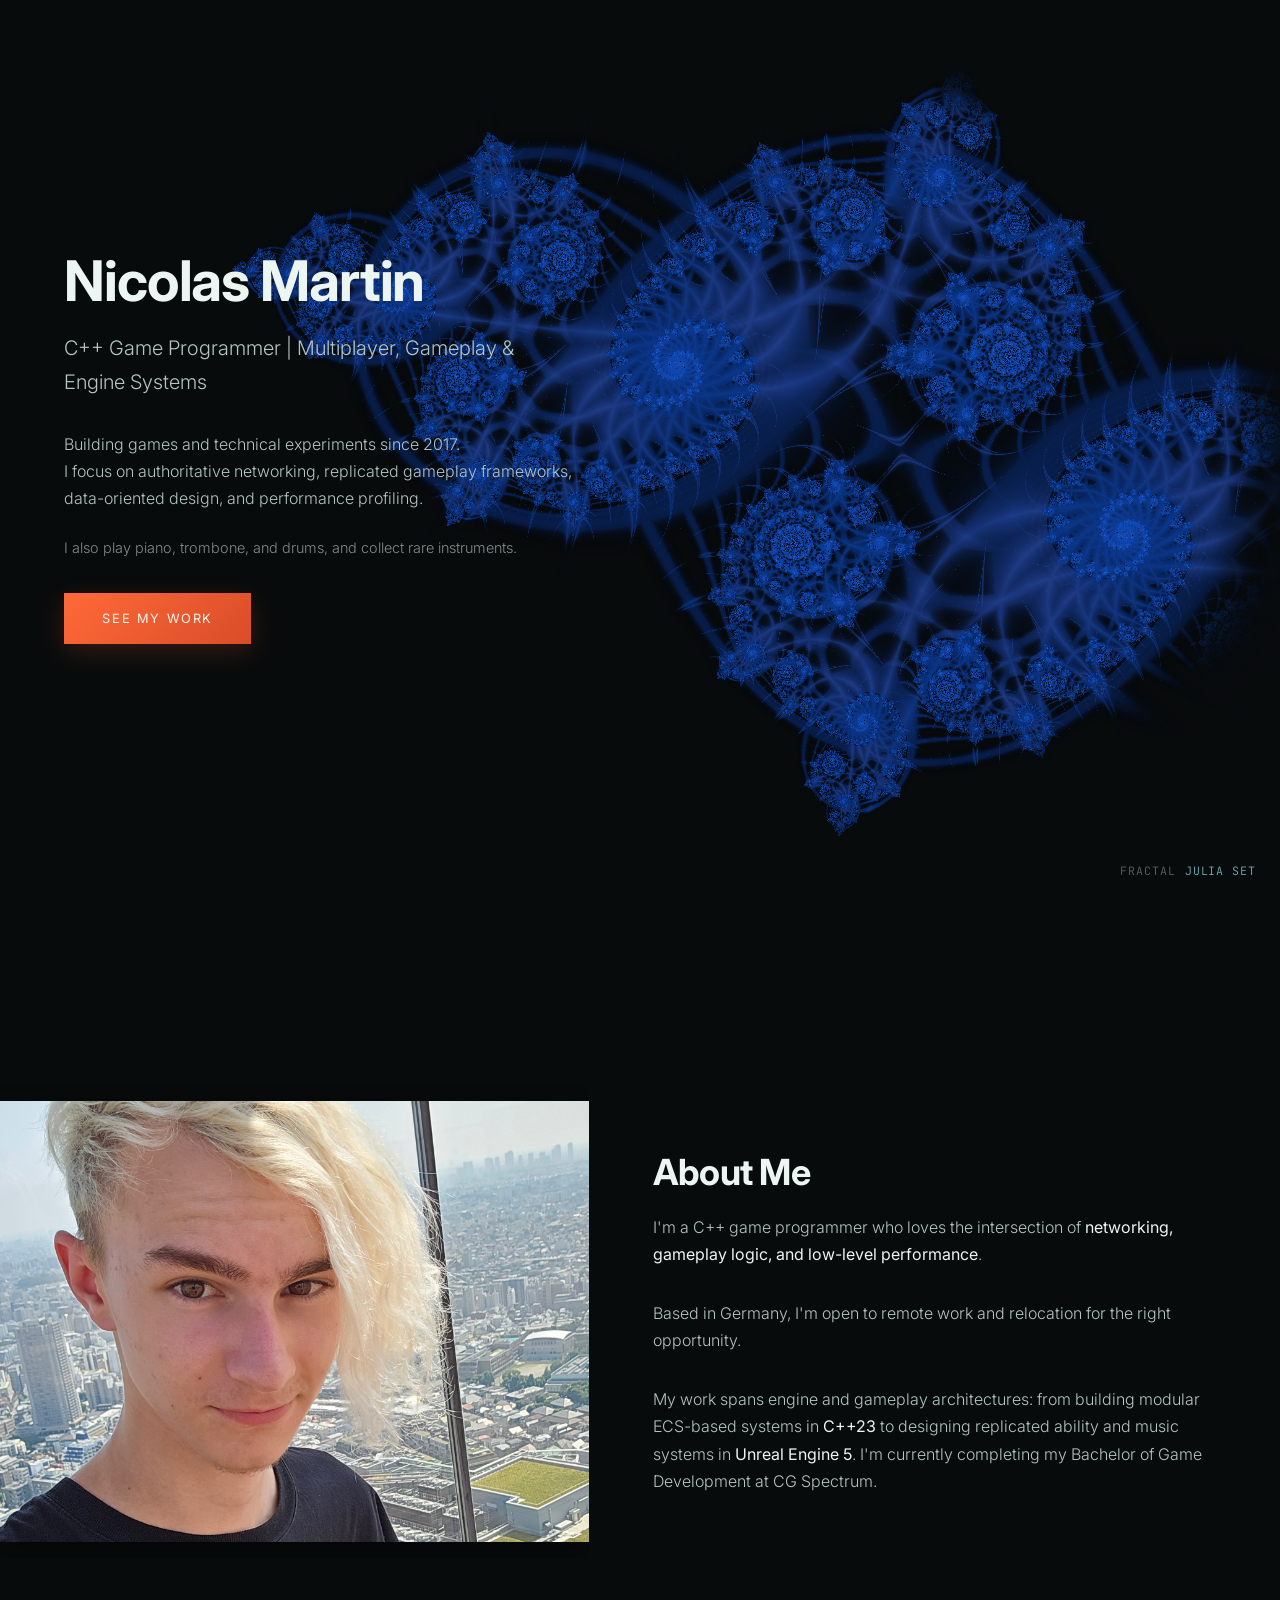
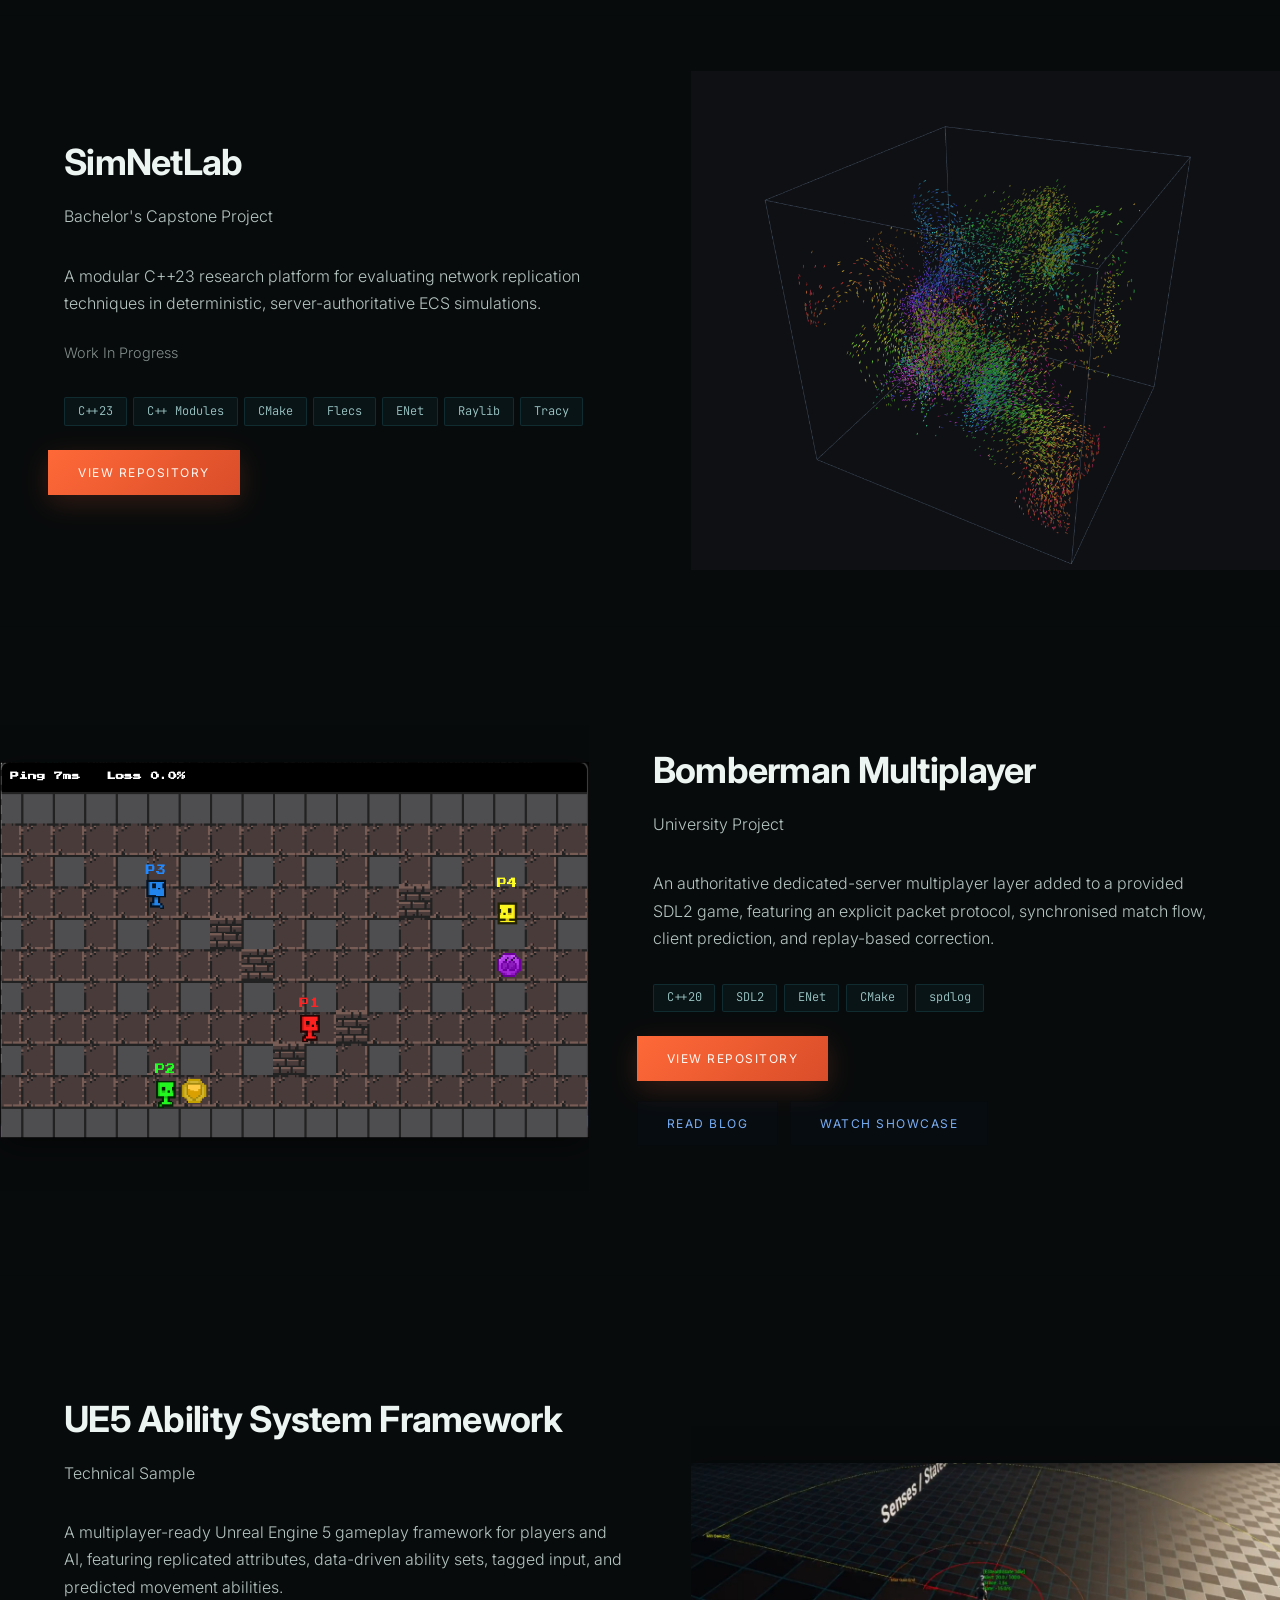
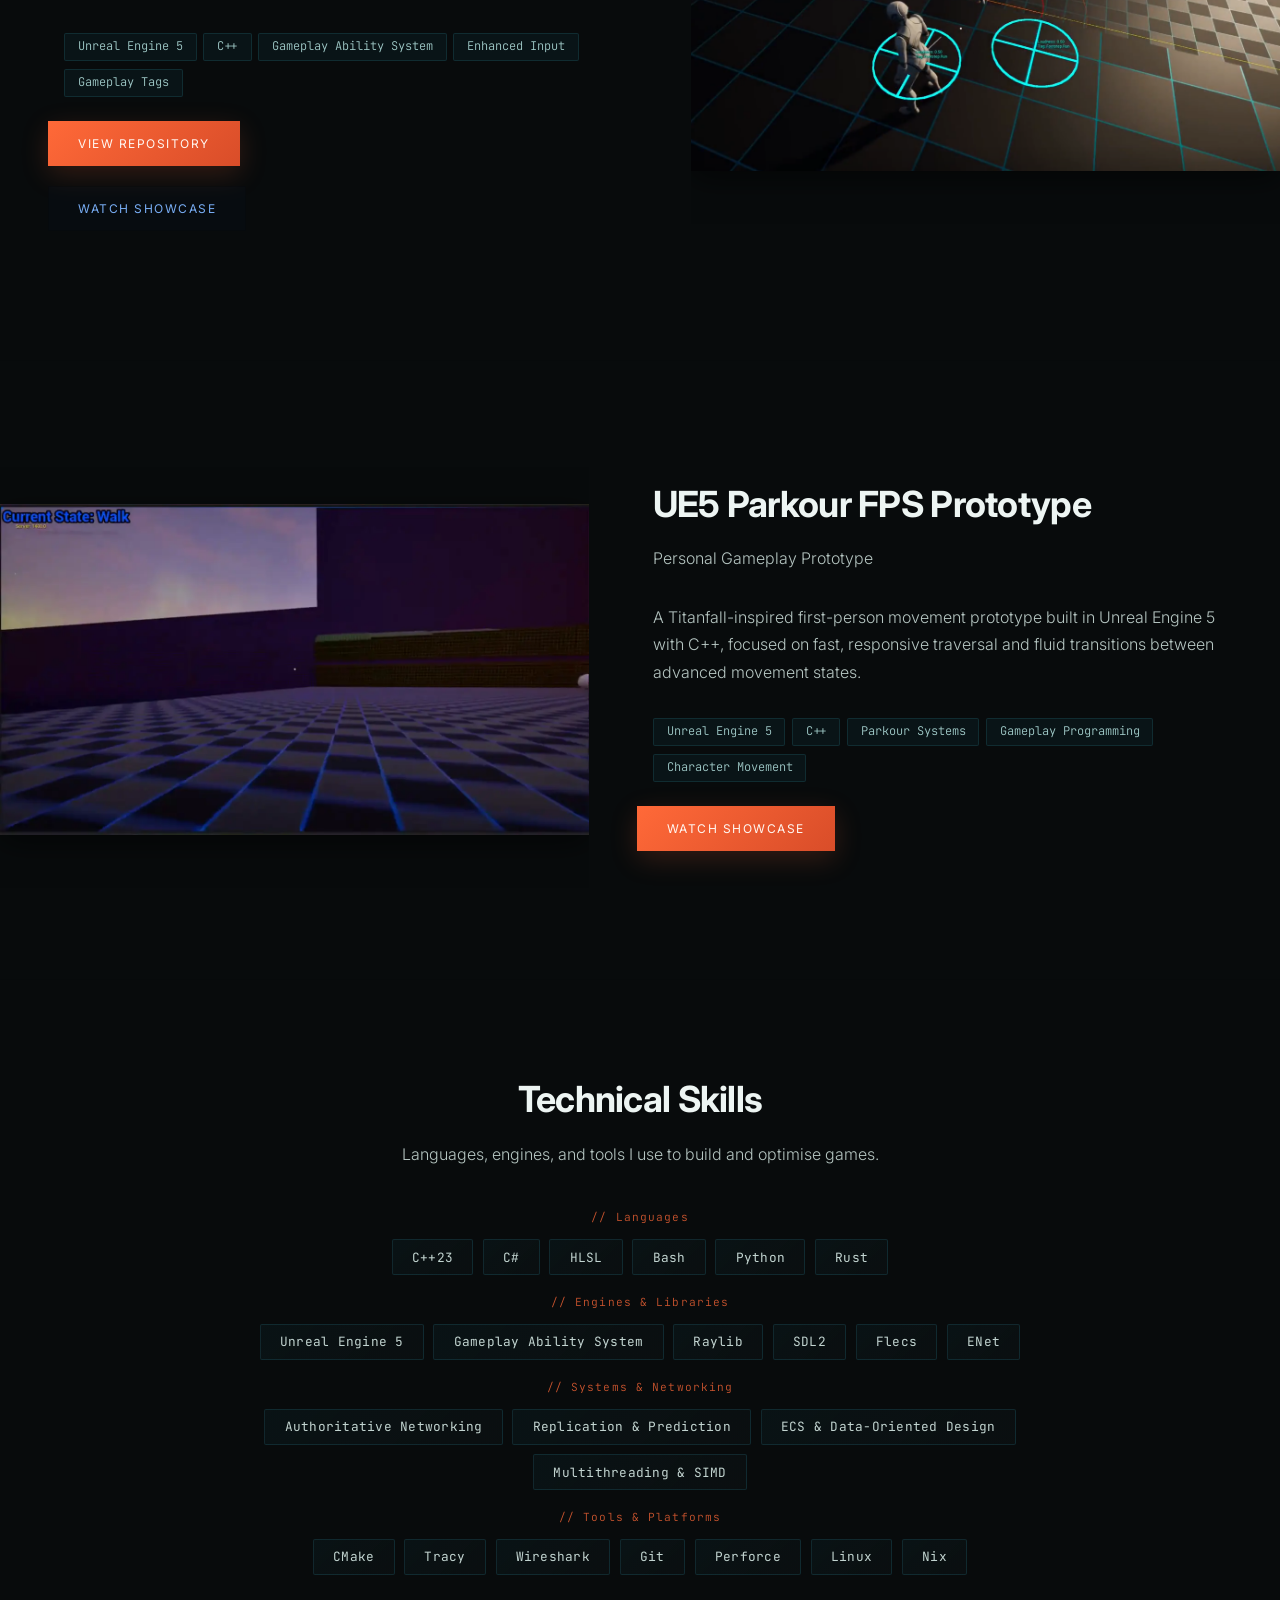
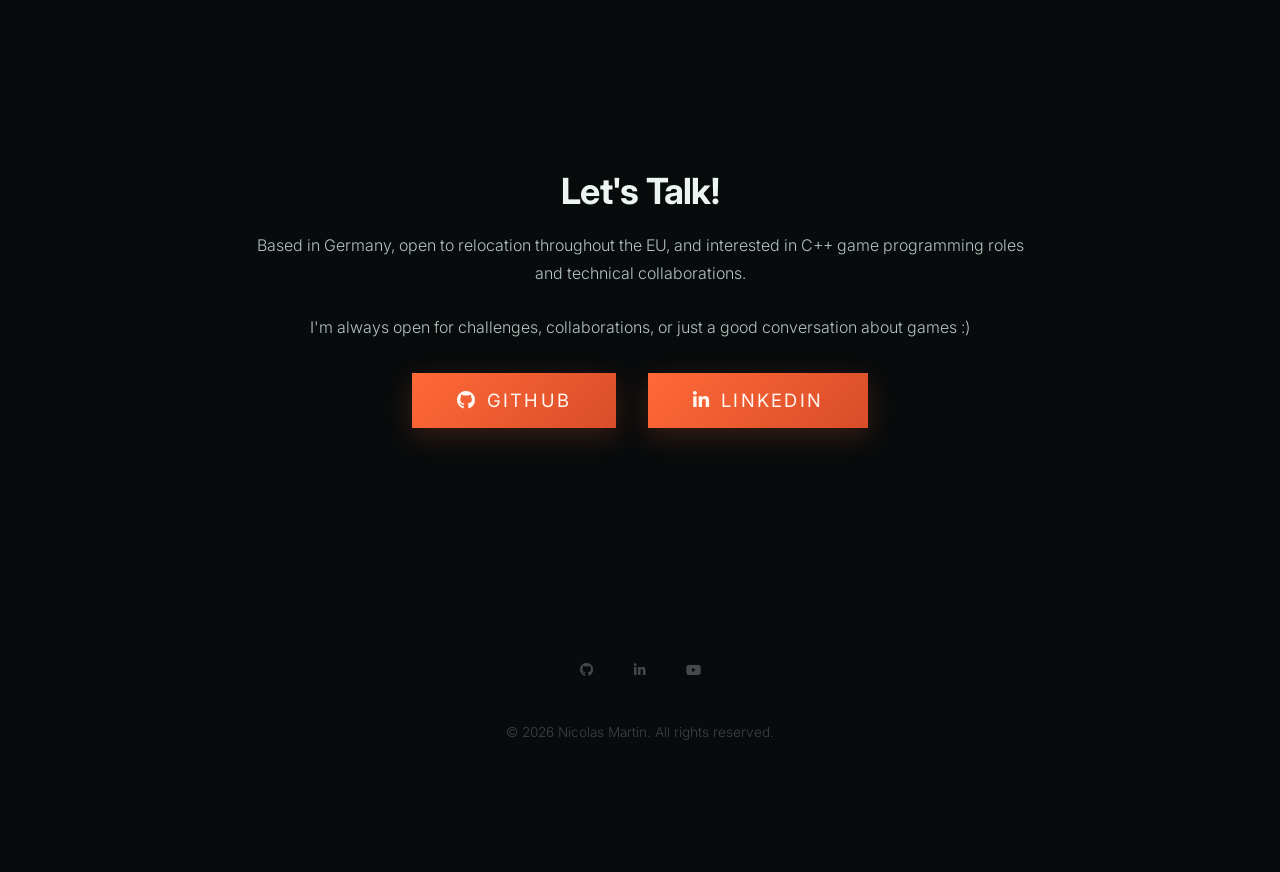
<file: index.html>
<!DOCTYPE html>
<html lang="en-GB">
<head>
	<title>Nicolas Martin | C++ Game Programmer</title>
	<meta charset="utf-8" />
	<meta name="viewport" content="width=device-width, initial-scale=1" />

	<!-- SEO -->
	<meta name="description" content="Portfolio of Nicolas Martin, a C++ game programmer focused on multiplayer, gameplay, and engine systems using Unreal Engine, ECS, and network replication." />
	<meta name="author" content="Nicolas Martin" />
	<link rel="canonical" href="https://nico.martin.li/" />

	<!-- Open Graph -->
	<meta property="og:title" content="Nicolas Martin | C++ Game Programmer" />
	<meta property="og:description" content="Multiplayer, gameplay, and engine systems in C++ and Unreal Engine." />
	<meta property="og:type" content="website" />
	<meta property="og:url" content="https://nico.martin.li/" />
	<meta property="og:site_name" content="Nicolas Martin" />
	<meta property="og:locale" content="en_GB" />
	<!-- Add og:image, og:image:alt, and image dimensions when the social preview is ready. -->

	<!-- Twitter Card -->
	<meta name="twitter:card" content="summary" />
	<meta name="twitter:title" content="Nicolas Martin | C++ Game Programmer" />
	<meta name="twitter:description" content="Multiplayer, gameplay, and engine systems in C++ and Unreal Engine." />
	<!-- Add twitter:image and twitter:image:alt when the social preview is ready. -->

	<!-- Structured data -->
	<script type="application/ld+json">
		{
			"@context": "https://schema.org",
			"@type": "Person",
			"name": "Nicolas Martin",
			"url": "https://nico.martin.li/",
			"jobTitle": "C++ Game Programmer",
			"sameAs": [
				"https://github.com/V4LKdev",
				"https://www.linkedin.com/in/nicolasmartin-dev/",
				"https://www.youtube.com/@V4LKdev"
			]
		}
	</script>

	<link rel="stylesheet" href="assets/css/main.css" />
	<link rel="stylesheet" href="assets/css/custom.css" />
	<noscript><link rel="stylesheet" href="assets/css/noscript.css" /></noscript>

	<link
			rel="icon"
			href="images/favicon.ico"
			sizes="any"
	/>

	<link
			rel="icon"
			href="images/favicon-32x32.png"
			type="image/png"
			sizes="32x32"
	/>

	<link
			rel="apple-touch-icon"
			href="images/apple-touch-icon.png"
	/>

	<meta name="theme-color" content="#070a0d" />
</head>

<body class="is-preload">

<div id="wrapper" class="divided">

	<!-- HERO -->
	<section class="banner style1 orient-left content-align-left image-position-right fullscreen onload-image-fade-in onload-content-fade-right">
		<div class="content">
			<h1>Nicolas Martin</h1>
			<p class="major">C++ Game Programmer | Multiplayer, Gameplay &amp; Engine Systems</p>
			<p>
				Building games and technical experiments since 2017. <br>
				I focus on authoritative networking, replicated gameplay frameworks,
				data-oriented design, and performance profiling.
			</p>
			<p style="font-size: 0.9rem; opacity: 0.7; margin-top: -0.5rem;">
				I also play piano, trombone, and drums, and collect rare instruments.
			</p>
			<ul class="actions stacked">
				<li><a href="#project-alpha" class="button large wide smooth-scroll-middle primary">See My Work</a></li>
			</ul>
		</div>
		<div class="image hero-visual" aria-hidden="true">
			<img
					class="fallback-logo"
					src="images/logo.svg"
					alt=""
			/>
		</div>

		<canvas class="fractal-canvas" aria-hidden="true"></canvas>

		<div class="fractal-label" aria-hidden="true">
			<span class="fractal-label-prefix">Fractal</span>
			<span class="fractal-label-name">Julia Set</span>
		</div>

		<a
				class="hero-scroll-cue smooth-scroll"
				href="#about-section"
				aria-label="Scroll to the next section"
		>
			<span></span>
		</a>
	</section>


	<!-- STICKY NAV -->
	<header id="top-nav">
		<nav class="nav-inner" aria-label="Social links">
			<div class="nav-logo">Nicolas Martin</div>
			<ul class="nav-icons">
				<li><a href="https://github.com/V4LKdev" class="icon brands fa-github" target="_blank" rel="noopener"><span class="label">GitHub</span></a></li>
				<li><a href="https://www.linkedin.com/in/nicolasmartin-dev/" class="icon brands fa-linkedin-in" target="_blank" rel="noopener"><span class="label">LinkedIn</span></a></li>
				<li><a href="https://www.youtube.com/@V4LKdev" class="icon brands fa-youtube" target="_blank" rel="noopener"><span class="label">YouTube</span></a></li>
			</ul>
		</nav>
	</header>


	<!-- Ambient background effect -->
	<div id="ambient-bg"></div>


	<!-- ABOUT -->
	<section id="about-section" class="spotlight style1 orient-right content-align-left image-position-center onscroll-image-fade-in">
		<div class="content">
			<h2>About Me</h2>
			<p>
				I'm a C++ game programmer who loves the intersection of
				<strong>networking, gameplay logic, and low-level performance</strong>.
			</p>
			<p>
				Based in Germany, I'm open to remote work and relocation
				for the right opportunity.
			</p>
			<p>
				My work spans engine and gameplay architectures: from building
				modular ECS-based systems in <strong>C++23</strong> to designing
				replicated ability and music systems in <strong>Unreal Engine 5</strong>.
				I'm currently completing my Bachelor of Game Development at CG Spectrum.
			</p>
		</div>
		<div class="image glow-anchor">
			<img
					src="images/headshot.jpg"
					alt="Portrait of Nicolas Martin"
					loading="lazy"
					decoding="async"
			/>
		</div>
	</section>

	<!-- PROJECT #1 -->
	<section id="project-alpha" class="spotlight style1 orient-left content-align-left image-position-center onscroll-image-fade-in">
		<div class="content">
			<h2>SimNetLab</h2>
			<p class="project-subtitle">Bachelor's Capstone Project</p>

			<p>
				A modular C++23 research platform for evaluating network replication techniques
				in deterministic, server-authoritative ECS simulations.
			</p>
			<p style="font-size: 0.9rem; opacity: 0.7; margin-top: -0.5rem;">
				Work In Progress
			</p>
			<div class="project-tech">
				<span class="inline-tag">C++23</span>
				<span class="inline-tag">C++ Modules</span>
				<span class="inline-tag">CMake</span>
				<span class="inline-tag">Flecs</span>
				<span class="inline-tag">ENet</span>
				<span class="inline-tag">Raylib</span>
				<span class="inline-tag">Tracy</span>
			</div>

			<ul class="actions project-actions">
				<li>
					<a
							href="https://github.com/V4LKdev/SimNetLab"
							class="button primary"
							target="_blank"
							rel="noopener"
					>
						View Repository
					</a>
				</li>
				<!-- <li><a href="VIDEO_URL" class="button">Watch Demo</a></li> -->
			</ul>
		</div>
		<div class="image glow-anchor">
			<img
					src="images/simnet.png"
					alt="Boid simulation"
					loading="lazy"
					decoding="async"
			/>
		</div>
	</section>

	<!-- PROJECT #2 -->
	<section id="project-beta" class="spotlight style1 orient-right content-align-left image-position-center onscroll-image-fade-in">
		<div class="content">
			<h2>Bomberman Multiplayer</h2>
			<p class="project-subtitle">University Project</p>

			<p>
				An authoritative dedicated-server multiplayer layer added to a provided
				SDL2 game, featuring an explicit packet protocol, synchronised match flow,
				client prediction, and replay-based correction.
			</p>

			<div class="project-tech">
				<span class="inline-tag">C++20</span>
				<span class="inline-tag">SDL2</span>
				<span class="inline-tag">ENet</span>
				<span class="inline-tag">CMake</span>
				<span class="inline-tag">spdlog</span>
			</div>

			<ul class="actions project-actions">
				<li>
					<a
							href="https://github.com/V4LKdev/BombermanMultiplayer"
							class="button primary"
							target="_blank"
							rel="noopener"
					>
						View Repository
					</a>
				</li>
				<li>
					<a
							href="https://v4lkdev.github.io/BombermanMultiplayer/"
							class="button secondary"
							target="_blank"
							rel="noopener"
					>
						Read Blog
					</a>
				</li>
				<li>
					<a
							href="https://youtu.be/pY-7TZveXgY"
							class="button"
							target="_blank"
							rel="noopener"
					>
						Watch Showcase
					</a>
				</li>
			</ul>
		</div>

		<div class="image glow-anchor">
			<img
					src="images/bomberman.png"
					alt="Multiplayer Bomberman gameplay"
					loading="lazy"
					decoding="async"
			/>
		</div>
	</section>

	<!-- PROJECT #3 -->
	<section id="project-gamma" class="spotlight style1 orient-left content-align-left image-position-center onscroll-image-fade-in">
		<div class="content">
			<h2>UE5 Ability System Framework</h2>
			<p class="project-subtitle">Technical Sample</p>

			<p>
				A multiplayer-ready Unreal Engine 5 gameplay framework for players and AI,
				featuring replicated attributes, data-driven ability sets, tagged input,
				and predicted movement abilities.
			</p>

			<div class="project-tech">
				<span class="inline-tag">Unreal Engine 5</span>
				<span class="inline-tag">C++</span>
				<span class="inline-tag">Gameplay Ability System</span>
				<span class="inline-tag">Enhanced Input</span>
				<span class="inline-tag">Gameplay Tags</span>
			</div>

			<ul class="actions project-actions">
				<li>
					<a
							href="https://github.com/V4LKdev/UE5-AbilitySystemFramework-Sample"
							class="button primary"
							target="_blank"
							rel="noopener"
					>
						View Repository
					</a>
				</li>
				<li>
					<a
							href="https://youtu.be/f_2mxgynnnk"
							class="button"
							target="_blank"
							rel="noopener"
					>
						Watch Showcase
					</a>
				</li>
			</ul>
		</div>

		<div class="image glow-anchor">
			<img
					src="images/ability.png"
					alt="Unreal Engine AI gameplay demonstration"
					loading="lazy"
					decoding="async"
			/>
		</div>
	</section>

	<!-- PROJECT #4 -->
	<section id="project-delta" class="spotlight style1 orient-right content-align-left image-position-center onscroll-image-fade-in">
		<div class="content">
			<h2>UE5 Parkour FPS Prototype</h2>
			<p class="project-subtitle">Personal Gameplay Prototype</p>

			<p>
				A Titanfall-inspired first-person movement prototype built in Unreal Engine 5
				with C++, focused on fast, responsive traversal and fluid transitions between
				advanced movement states.
			</p>

			<div class="project-tech">
				<span class="inline-tag">Unreal Engine 5</span>
				<span class="inline-tag">C++</span>
				<span class="inline-tag">Parkour Systems</span>
				<span class="inline-tag">Gameplay Programming</span>
				<span class="inline-tag">Character Movement</span>
			</div>

			<ul class="actions project-actions">
				<li>
					<a
							href="https://www.youtube.com/watch?v=RM3Cjr7ipJA"
							class="button primary"
							target="_blank"
							rel="noopener"
					>
						Watch Showcase
					</a>
				</li>
			</ul>
		</div>

		<div class="image glow-anchor">
			<img
					src="images/parkour.webp"
					alt="UE5 parkour FPS movement prototype"
					loading="lazy"
					decoding="async"
			/>
		</div>
	</section>

	<!-- SKILLS -->
	<section id="toolbox-section" class="wrapper style1 align-center">
		<div class="inner">
			<h2>Technical Skills</h2>
			<p>Languages, engines, and tools I use to build and optimise games.</p>
			<div class="skills-tags">
				<div class="tag-group-label">// Languages</div>
				<span class="tag">C++23</span>
				<span class="tag">C#</span>
				<span class="tag">HLSL</span>
				<span class="tag">Bash</span>
				<span class="tag">Python</span>
				<span class="tag">Rust</span>

				<div class="tag-group-label">// Engines &amp; Libraries</div>
				<span class="tag">Unreal Engine 5</span>
				<span class="tag">Gameplay Ability System</span>
				<span class="tag">Raylib</span>
				<span class="tag">SDL2</span>
				<span class="tag">Flecs</span>
				<span class="tag">ENet</span>

				<div class="tag-group-label">// Systems &amp; Networking</div>
				<span class="tag">Authoritative Networking</span>
				<span class="tag">Replication &amp; Prediction</span>
				<span class="tag">ECS &amp; Data-Oriented Design</span>
				<span class="tag">Multithreading &amp; SIMD</span>

				<div class="tag-group-label">// Tools &amp; Platforms</div>
				<span class="tag">CMake</span>
				<span class="tag">Tracy</span>
				<span class="tag">Wireshark</span>
				<span class="tag">Git</span>
				<span class="tag">Perforce</span>
				<span class="tag">Linux</span>
				<span class="tag">Nix</span>
			</div>
		</div>
	</section>

	<!-- CONTACT -->
	<section id="contact-section" class="wrapper style1 align-center">
		<div class="inner medium">
			<h2>Let's Talk!</h2>
			<p>
				Based in Germany, open to relocation throughout the EU, and interested
				in C++ game programming roles and technical collaborations.
				<br>
				<br>
				I'm always open for challenges, collaborations, or just a good conversation about games :)
			</p>
			<ul class="actions special" style="display: flex; justify-content: center; gap: 1rem; flex-wrap: wrap;">
				<li>
					<a href="https://github.com/V4LKdev" class="button primary large" target="_blank" rel="noopener">
						<i class="icon brands fa-github" style="margin-right: 0.6rem;" aria-hidden="true"></i> GitHub
					</a>
				</li>
				<li>
					<a href="https://www.linkedin.com/in/nicolasmartin-dev/" class="button large" target="_blank" rel="noopener">
						<i class="icon brands fa-linkedin-in" style="margin-right: 0.6rem;" aria-hidden="true"></i> LinkedIn
					</a>
				</li>
			</ul>
		</div>
	</section>

	<!-- FOOTER -->
	<footer class="footer wrapper style1 align-center">
		<div class="inner">
			<ul class="icons">
				<li><a href="https://github.com/V4LKdev" class="icon brands style2 fa-github" target="_blank" rel="noopener"><span class="label">GitHub</span></a></li>
				<li><a href="https://www.linkedin.com/in/nicolasmartin-dev/" class="icon brands style2 fa-linkedin-in" target="_blank" rel="noopener"><span class="label">LinkedIn</span></a></li>
				<li><a href="https://www.youtube.com/@V4LKdev" class="icon brands style2 fa-youtube" target="_blank" rel="noopener"><span class="label">YouTube</span></a></li>
			</ul>
			<p>&copy; 2026 Nicolas Martin. All rights reserved.</p>
		</div>
	</footer>

</div> <!-- /wrapper -->

<!-- Scripts -->
<script src="assets/js/jquery.min.js"></script>
<script src="assets/js/jquery.scrollex.min.js"></script>
<script src="assets/js/jquery.scrolly.min.js"></script>
<script src="assets/js/browser.min.js"></script>
<script src="assets/js/breakpoints.min.js"></script>
<script src="assets/js/util.js"></script>
<script src="assets/js/main.js"></script>
<script src="assets/js/navbar.js"></script>
<script src="assets/js/ambient.js"></script>
<script src="assets/js/fractal.js"></script>
</body>

</html>
</file>
<file: assets/css/custom.css>
/* =========================================================
   CUSTOM OVERRIDES
   Iceland-inspired dark portfolio theme

   Visual language:
   - coal and volcanic ash
   - basalt and wet stone
   - darker cold ocean blue
   - restrained icy accents
   - lava orange for actions
   - simple mystical fallback visual

   Fonts:
   - Inter
   - JetBrains Mono
   ========================================================= */


/* =========================================================
   1. FONTS AND DESIGN TOKENS
   ========================================================= */

@import url('https://fonts.googleapis.com/css2?family=Inter:opsz,wght@14..32,400;14..32,500;14..32,600;14..32,700;14..32,800&family=JetBrains+Mono:wght@400;600&display=swap');

:root {
    /* Coal, ash and basalt */
    --colour-background: #080b0c;
    --colour-background-soft: #0c1112;
    --colour-surface: #101719;
    --colour-surface-raised: #182226;
    --colour-surface-light: #223034;

    /* Typography */
    --colour-text: #edf5f3;
    --colour-text-muted: #b5c5c1;
    --colour-text-subtle: #758783;

    /* Midnight ocean and cold ice blue */
    --colour-ice: #78aef5;
    --colour-ice-bright: #b8d7ff;

    --colour-ocean: #2868aa;
    --colour-ocean-deep: #123d70;
    --colour-ocean-dark: #091f3d;

    /* Lava and ember */
    --colour-lava: #ff6938;
    --colour-lava-light: #ff8b5b;
    --colour-lava-dark: #d94d29;
    --colour-ember: #a73a22;

    /* Semantic aliases */
    --colour-accent: var(--colour-ice);
    --colour-accent-light: var(--colour-ice-bright);
    --colour-action: var(--colour-lava);
    --colour-action-hover: var(--colour-lava-light);

    --font-body:
            'Inter',
            -apple-system,
            BlinkMacSystemFont,
            sans-serif;

    --font-mono:
            'JetBrains Mono',
            monospace;
}


/* =========================================================
   2. GLOBAL THEME
   ========================================================= */

html {
    background: var(--colour-background);
}

body,
input,
select,
textarea {
    font-family: var(--font-body) !important;
    background-color: var(--colour-background) !important;
    color: var(--colour-text) !important;
}

body {
    position: relative;
    overflow-x: hidden;
}

#wrapper {
    position: relative;
    z-index: 1;

    overflow: visible !important;
    background: transparent !important;
}

/* Only sections that should reveal the ambient background */
#about-section,
#project-alpha,
#project-beta,
#project-gamma,
#project-delta,
#toolbox-section,
#contact-section,
footer.wrapper {
    background-color: transparent !important;
}


/* =========================================================
   3. TYPOGRAPHY
   ========================================================= */
h1,
h2,
h3,
h4,
h5,
h6,
.banner h1,
.spotlight h2,
.wrapper h2 {
    font-family: var(--font-body) !important;
    font-weight: 700 !important;
    letter-spacing: -0.02em !important;
    color: var(--colour-text) !important;
}

p,
li,
.content p {
    color: var(--colour-text-muted) !important;
    line-height: 1.7 !important;
}

strong,
b {
    color: var(--colour-text) !important;
}


/* =========================================================
   4. LINKS
   ========================================================= */

a,
a:visited {
    color: var(--colour-ice) !important;
}

a:hover {
    color: var(--colour-ice-bright) !important;
}


/* =========================================================
   5. TOP NAVIGATION
   ========================================================= */

#top-nav {
    position: fixed;
    top: -80px;
    left: 0;

    width: 100%;
    padding: 0.8rem 2rem;

    z-index: 10000;

    background: rgba(8, 11, 12, 0.92);

    border-bottom:
            1px solid rgba(135, 207, 215, 0.10);

    backdrop-filter: blur(16px);
    -webkit-backdrop-filter: blur(16px);

    opacity: 0;
    pointer-events: none;

    transition:
            top 0.35s ease-in-out,
            opacity 0.35s ease-in-out;
}

#top-nav.visible {
    top: 0;
    opacity: 1;
    pointer-events: auto;
}

.nav-inner {
    display: flex;
    align-items: center;
    justify-content: space-between;

    max-width: 1200px;
    margin: 0 auto;
}

.nav-logo {
    font-family: var(--font-mono);
    font-size: 1.1rem;
    font-weight: 600;
    letter-spacing: -0.02em;

    color: var(--colour-text);
}

.nav-logo span {
    color: var(--colour-lava);
}

.nav-icons {
    display: flex;
    gap: 1.2rem;

    margin: 0;
    padding: 0;

    list-style: none;
}

.nav-icons li {
    display: inline-block;
}

.nav-icons .icon {
    color: rgba(237, 245, 243, 0.48) !important;
    font-size: 1.2rem;

    transition:
            color 0.2s ease,
            transform 0.2s ease;
}

.nav-icons .icon:hover {
    color: var(--colour-ice) !important;
    transform: translateY(-1px);
}


/* =========================================================
   6. HERO LAYOUT
   ========================================================= */

.banner {
    position: relative;
    overflow: hidden !important;
    isolation: isolate;
}

.banner > .content {
    position: relative;
    z-index: 3;
}

.banner .image,
.hero-visual {
    position: relative !important;
    inset: auto !important;
    top: auto !important;
    right: auto !important;
    bottom: auto !important;
    left: auto !important;

    z-index: 2;

    display: flex !important;
    align-items: center !important;
    justify-content: center !important;

    overflow: visible !important;
    background: transparent !important;
}


/* =========================================================
   7. FALLBACK LOGO
   ========================================================= */

.banner .hero-visual .fallback-logo {
    position: static !important;
    inset: auto !important;
    top: auto !important;
    right: auto !important;
    bottom: auto !important;
    left: auto !important;

    display: block !important;

    /*
     * Fluid relative sizing:
     * scales with the hero image column instead of sticking
     * to one clamp maximum at normal desktop widths.
     */
    width: 50% !important;
    height: auto !important;
    min-width: 140px !important;
    max-width: 320px !important;
    max-height: none !important;

    margin: 0 auto !important;

    object-fit: contain !important;
    object-position: center !important;

    opacity: 0.94;

    filter:
            drop-shadow(0 0 10px rgba(40, 104, 170, 0.20))
            drop-shadow(0 0 26px rgba(18, 61, 112, 0.16));

    /*
     * No rotation. The animation only floats and breathes.
     */
    transform: translate3d(0, 0, 0);
    transform-origin: center;

    animation: none !important;

    pointer-events: none;
    user-select: none;
}


/* =========================================================
   8. FRACTAL CANVAS
   ========================================================= */

.fractal-canvas {
    position: absolute;
    inset: 0;

    z-index: 1;

    display: block;

    width: 100%;
    height: 100%;

    border: 0;
    border-radius: 0;

    background: transparent;

    opacity: 0;
    visibility: hidden;
    pointer-events: none;

    transition: none;
}

.banner.fractal-enabled .fractal-canvas {
    opacity: 1;
    visibility: visible;
}

.banner.fractal-enabled .hero-visual {
    opacity: 0;
    visibility: hidden;
    pointer-events: none;
}


/* =========================================================
   9. FRACTAL LABEL
   ========================================================= */

.fractal-label {
    position: absolute;
    right: 1.5rem;
    bottom: 1.25rem;

    z-index: 4;

    display: none;
    align-items: baseline;
    gap: 0.55rem;

    font-family: var(--font-mono);
    font-size: 0.72rem;
    letter-spacing: 0.08em;
    text-transform: uppercase;

    pointer-events: none;
    user-select: none;
}

.banner.fractal-enabled .fractal-label {
    display: flex;
}

.fractal-label-prefix {
    color: rgba(181, 197, 193, 0.48);
}

.fractal-label-name {
    color: rgba(135, 207, 215, 0.84);
}


/* =========================================================
   10. SECTION SPACING
   ========================================================= */

#about-section {
    margin-top: 8rem;
}

.wrapper {
    padding: 4rem 0 !important;
}

.banner {
    padding: 3rem 0 !important;
}

.spotlight {
    padding: 3.5rem 0 !important;
}

.inner {
    padding: 2rem 0 !important;
}

@media screen and (max-width: 980px) and (min-width: 737px) {
    .wrapper {
        padding: 3rem 0 !important;
    }

    .banner,
    .spotlight {
        padding: 2.5rem 0 !important;
    }

    .inner {
        padding: 1.5rem 0 !important;
    }
}


/* =========================================================
   11. BUTTONS
   ========================================================= */

.button.primary,
input[type='submit'].primary {
    color: #fff7f2 !important;

    background:
            linear-gradient(
                    135deg,
                    var(--colour-lava),
                    var(--colour-lava-dark)
            ) !important;

    border-color: var(--colour-lava) !important;
    border-radius: 0 !important;

    box-shadow:
            0 8px 28px rgba(255, 105, 56, 0.18) !important;

    transition:
            background-color 0.25s ease,
            border-color 0.25s ease,
            box-shadow 0.25s ease,
            transform 0.25s ease !important;
}

.button.primary:hover {
    color: #ffffff !important;

    background:
            linear-gradient(
                    135deg,
                    var(--colour-lava-light),
                    var(--colour-lava)
            ) !important;

    border-color:
            var(--colour-lava-light) !important;

    box-shadow:
            0 10px 36px rgba(255, 105, 56, 0.30) !important;

    transform: translateY(-2px);
}

.button:not(.primary) {
    color: var(--colour-ice) !important;

    border-color:
            rgba(135, 207, 215, 0.38) !important;

    border-radius: 0 !important;

    background:
            rgba(18, 61, 112, 0.045) !important;
}

.button:not(.primary):hover {
    color:
            var(--colour-ice-bright) !important;

    border-color:
            rgba(183, 228, 234, 0.72) !important;

    background:
            rgba(135, 207, 215, 0.07) !important;
}


/* Contact CTA */

.actions.special {
    justify-content: center !important;
}

.actions.special .button.large {
    display: inline-flex !important;
    align-items: center !important;
    justify-content: center !important;

    height: auto !important;
    padding: 0.9rem 2.8rem !important;

    font-size: 1.15rem !important;
    line-height: 1.4 !important;
    vertical-align: middle !important;

    color: #fff7f2 !important;

    background:
            linear-gradient(
                    135deg,
                    var(--colour-lava),
                    var(--colour-lava-dark)
            ) !important;

    border: 0 !important;
    border-radius: 0 !important;

    box-shadow:
            0 8px 28px rgba(255, 105, 56, 0.20) !important;

    transition:
            background-color 0.25s ease,
            box-shadow 0.25s ease,
            transform 0.25s ease !important;
}

.actions.special .button.large:hover {
    background:
            linear-gradient(
                    135deg,
                    var(--colour-lava-light),
                    var(--colour-lava)
            ) !important;

    box-shadow:
            0 12px 42px rgba(255, 105, 56, 0.32) !important;

    transform: translateY(-2px) !important;
}

.actions.special .button.large::before {
    content: none !important;
}


/* =========================================================
   12. CONTENT IMAGES
   ========================================================= */

.image img:not(.fallback-logo),
.spotlight .image img:not(.fallback-logo),
.banner .image img:not(.fallback-logo) {
    display: block;
    width: 100%;
    height: auto;
    border-radius: 0 !important;
    box-shadow:
            0 8px 30px rgba(0, 0, 0, 0.55) !important;
}

.spotlight > .content,
.spotlight > .image {
    min-width: 0;
}

@media screen and (min-width: 737px) {
    .spotlight > .content {
        flex: 0 0 54%;
        width: 54%;
    }

    .spotlight > .image {
        flex: 0 0 46%;
        width: 46%;
        display: flex !important;
        align-items: center !important;
        justify-content: center !important;
        overflow: hidden !important;
        background: transparent !important;
    }

    .spotlight > .image img:not(.fallback-logo) {
        position: relative !important;
        inset: auto !important;
        width: 100% !important;
        height: auto !important;
        max-width: 100% !important;
        margin: 0 auto !important;
        object-fit: contain !important;
        object-position: center !important;
    }
}

@media screen and (max-width: 736px) {
    .spotlight > .image,
    .spotlight.style1 > .image,
    .spotlight .image.glow-anchor {
        display: flex !important;
        align-items: center !important;
        justify-content: center !important;

        width: 100% !important;
        min-height: 0 !important;
        height: auto !important;

        margin: 0 auto !important;
        padding: 1.5rem !important;

        overflow: visible !important;
        background: transparent !important;
        background-color: transparent !important;
    }

    .spotlight > .image::before,
    .spotlight > .image::after,
    .spotlight.style1 > .image::before,
    .spotlight.style1 > .image::after {
        content: none !important;
        display: none !important;
        background: none !important;
    }

    .spotlight > .image img:not(.fallback-logo),
    .spotlight.style1 > .image img:not(.fallback-logo),
    .spotlight .image.glow-anchor img:not(.fallback-logo) {
        position: relative !important;
        inset: auto !important;
        top: auto !important;
        right: auto !important;
        bottom: auto !important;
        left: auto !important;

        display: block !important;

        width: auto !important;
        height: auto !important;
        max-width: min(88vw, 680px) !important;
        max-height: none !important;

        margin: 0 auto !important;

        object-fit: contain !important;
        object-position: center !important;

        transform: none !important;
    }
}


/* =========================================================
   13. PROJECT TAGS
   ========================================================= */

.project-tech {
    display: flex;
    flex-wrap: wrap;
    gap: 0.5rem 0.4rem;

    margin: 0.8rem 0 1.5rem;
}


.inline-tag {
    display: inline-block;

    margin: 0;
    padding: 0.2rem 0.8rem;

    font-family: var(--font-mono);
    font-size: 0.75rem;

    color: #9fc9c7;

    background: rgba(22, 77, 89, 0.15);

    border: 1px solid rgba(44, 127, 148, 0.22);
    border-radius: 2px;
}


/* =========================================================
   14. SKILLS TAGS
   ========================================================= */

.skills-tags {
    display: flex;
    flex-wrap: wrap;
    justify-content: center;
    gap: 0.6rem;

    max-width: 820px;
    margin: 2rem auto 0;
}

.tag {
    display: inline-block;

    padding: 0.4rem 1.2rem;

    font-family: var(--font-mono) !important;
    font-size: 0.8rem;
    font-weight: 400;
    letter-spacing: 0.02em;

    color: #c2d4d0;

    background:
            linear-gradient(
                    135deg,
                    rgba(22, 77, 89, 0.12),
                    rgba(16, 23, 25, 0.34)
            );

    border:
            1px solid rgba(44, 127, 148, 0.22);

    border-radius: 2px;

    transition:
            color 0.2s ease,
            background-color 0.2s ease,
            border-color 0.2s ease,
            box-shadow 0.2s ease,
            transform 0.2s ease;
}

.tag:hover {
    color: var(--colour-text);

    background:
            rgba(22, 77, 89, 0.42);

    border-color:
            rgba(135, 207, 215, 0.55);

    transform: translateY(-2px);

    box-shadow:
            0 8px 26px rgba(15, 49, 58, 0.45);
}

.tag-group-label {
    width: 100%;

    margin-top: 0.5rem;
    margin-bottom: 0.2rem;

    font-family: var(--font-mono);
    font-size: 0.7rem;
    letter-spacing: 0.1em;
    text-align: center;

    color: var(--colour-lava);

    opacity: 0.78;
}


/* =========================================================
   15. FOOTER
   ========================================================= */

.footer {
    background-color:
            var(--colour-background) !important;

    border-top:
            1px solid rgba(135, 207, 215, 0.08) !important;
}

.footer .icons .icon {
    color:
            rgba(181, 197, 193, 0.34) !important;
}

.footer .icons .icon:hover {
    color: var(--colour-ice) !important;
}

.footer p,
.footer a {
    color:
            rgba(181, 197, 193, 0.30) !important;

    font-size: 0.85rem !important;
}


/* =========================================================
   16. REMOVE TEMPLATE DIVIDERS
   ========================================================= */

.divided > section,
.divided > .wrapper,
.divided > .spotlight {
    border-top: 0 !important;
    border-bottom: 0 !important;
}

.spotlight,
.wrapper,
.banner {
    border: 0 !important;
}


/* =========================================================
   17. DISABLE TEMPLATE IMAGE FADE EFFECTS
   ========================================================= */

.onscroll-image-fade-in .image img:not(.fallback-logo),
.onscroll-image-fade-in .image,
.banner .image img:not(.fallback-logo),
.spotlight .image img:not(.fallback-logo) {
    opacity: 1 !important;
    transform: scale(1) !important;
    transition: none !important;
    animation: none !important;
}

body.is-preload .image img:not(.fallback-logo) {
    opacity: 1 !important;
}


/* =========================================================
   18. AMBIENT PAGE BACKGROUND
   ========================================================= */

@keyframes ambientSwirl {
    0% {
        background-position:
                0% 0%,
                0% 0%;
    }

    25% {
        background-position:
                100% 0%,
                100% 0%;
    }

    50% {
        background-position:
                100% 100%,
                100% 100%;
    }

    75% {
        background-position:
                0% 100%,
                0% 100%;
    }

    100% {
        background-position:
                0% 0%,
                0% 0%;
    }
}

#ambient-bg {
    position: fixed;
    inset: 0;

    width: 100%;
    height: 100vh;

    z-index: 0;

    pointer-events: none;
    opacity: 0;

    background:
            radial-gradient(
                    ellipse 55% 42% at 22% 28%,
                    rgba(40, 104, 170, 0.090) 0%,
                    rgba(18, 61, 112, 0.045) 42%,
                    transparent 72%
            ),

            radial-gradient(
                    ellipse 42% 34% at 80% 68%,
                    rgba(255, 105, 56, 0.042) 0%,
                    rgba(167, 58, 34, 0.022) 42%,
                    transparent 72%
            ),

            radial-gradient(
                    ellipse 52% 28% at 52% 100%,
                    rgba(120, 174, 245, 0.052) 0%,
                    transparent 64%
            ),

            var(--colour-background);

    background-size:
            200% 200%,
            200% 200%,
            100% 100%;

    animation:
            ambientSwirl 12s ease-in-out infinite alternate;

    transition:
            opacity 0.4s ease-in-out;

    will-change:
            background-position,
            opacity;
}
#wrapper > section,
#wrapper > footer {
    position: relative;
    z-index: 1;
}

#ambient-bg::after {
    content: '';

    position: absolute;
    inset: 0;

    width: 100%;
    height: 100%;

    pointer-events: none;

    background-image:
            url("data:image/svg+xml,%3Csvg viewBox='0 0 256 256' xmlns='http://www.w3.org/2000/svg'%3E%3Cfilter id='noise'%3E%3CfeTurbulence type='fractalNoise' baseFrequency='0.9' numOctaves='4' stitchTiles='stitch'/%3E%3C/filter%3E%3Crect width='100%25' height='100%25' filter='url(%23noise)' opacity='0.35'/%3E%3C/svg%3E");

    background-repeat: repeat;
    background-size: 256px 256px;

    opacity: 0.22;
    mix-blend-mode: overlay;
}

#ambient-bg.visible {
    opacity: 1;
}


/* =========================================================
   19. MOBILE
   ========================================================= */

@media screen and (max-width: 736px) {
    /*
     * The HTML5 UP portrait layout normally gives both the image and
     * content half of the viewport. That creates a huge empty gap when
     * the fallback is a compact logo instead of a full-bleed photograph.
     */
    .banner.style1.fullscreen {
        min-height: 100svh !important;
    }

    .banner.style1.fullscreen .hero-visual,
    .banner.style1.fullscreen .image {
        height: 34svh !important;
        min-height: 220px !important;
        max-height: 340px !important;
    }

    .banner.style1.fullscreen .content {
        min-height: auto !important;
        padding: 1.25rem 1.5rem 2.5rem !important;
        justify-content: flex-start !important;
    }

    .wrapper {
        padding: 0 !important;
    }

    .banner {
        padding: 0.25rem 0 !important;
    }

    .spotlight {
        padding: 0 !important;
    }

    .inner {
        padding: 0.25rem 0 !important;
    }

    #top-nav {
        padding: 0.6rem 1rem;
    }

    .nav-logo {
        font-size: 0.9rem;
    }

    .nav-icons {
        gap: 0.8rem;
    }

    .fractal-canvas {
        display: none !important;
    }

    .banner.fractal-enabled .fractal-canvas {
        display: none !important;
        opacity: 0 !important;
        visibility: hidden !important;
    }

    .hero-visual,
    .banner.fractal-enabled .hero-visual {
        display: flex !important;

        opacity: 1;
        visibility: visible;
    }
    .banner .hero-visual .fallback-logo {
        width: 28vw !important;
        min-width: 82px !important;
        max-width: 150px !important;
        max-height: none !important;

        filter:
                drop-shadow(0 0 8px rgba(40, 104, 170, 0.18))
                drop-shadow(0 0 18px rgba(18, 61, 112, 0.12));
    }

    .fractal-label,
    .banner.fractal-enabled .fractal-label {
        display: none !important;
    }

    #about-section {
        margin-top: 0.5rem;
    }
}


/* =========================================================
   20. REDUCED MOTION
   ========================================================= */

@media (prefers-reduced-motion: reduce) {
    .fractal-canvas {
        display: none !important;
        opacity: 0 !important;
        visibility: hidden !important;
    }

    .hero-visual,
    .banner.fractal-enabled .hero-visual {
        display: flex !important;
        opacity: 1;
        visibility: visible;
    }

    .fractal-label {
        display: none !important;
    }
    .banner .hero-visual .fallback-logo {
        animation: none !important;

        transform:
                translate3d(0, 0, 0)
                scale(1);

        opacity: 0.96;
    }
    #top-nav,
    .button,
    .tag {
        transition-duration: 0.01ms !important;
    }
}

.hero-scroll-cue {
    display: none;
}

@media screen and (max-width: 736px) {
    .banner .hero-visual .fallback-logo {
        width: 32vw !important;
        min-width: 100px !important;
        max-width: 175px !important;
    }

    .hero-scroll-cue {
        position: absolute;
        left: 50%;
        bottom: 2rem;

        z-index: 5;

        display: flex;
        align-items: center;
        justify-content: center;

        width: 44px;
        height: 44px;

        transform: translateX(-50%);

        border: 1px solid rgba(120, 174, 245, 0.22);
        border-radius: 50%;

        background: rgba(9, 31, 61, 0.10);

        text-decoration: none !important;

        backdrop-filter: blur(8px);
        -webkit-backdrop-filter: blur(8px);

        animation:
                heroScrollCueFloat 2.2s ease-in-out infinite;
    }

    .hero-scroll-cue span {
        display: block;

        width: 10px;
        height: 10px;

        border-right: 2px solid rgba(184, 215, 255, 0.82);
        border-bottom: 2px solid rgba(184, 215, 255, 0.82);

        transform:
                translateY(-2px)
                rotate(45deg);
    }

    .hero-scroll-cue:hover {
        border-color: rgba(120, 174, 245, 0.50);
        background: rgba(18, 61, 112, 0.20);
    }
}

@keyframes heroScrollCueFloat {
    0%,
    100% {
        transform:
                translateX(-50%)
                translateY(0);

        opacity: 0.58;
    }

    50% {
        transform:
                translateX(-50%)
                translateY(7px);

        opacity: 1;
    }
}

@media (prefers-reduced-motion: reduce) {
    .hero-scroll-cue {
        animation: none !important;
    }
}

/* Project button layout */
.project-actions {
    display: flex !important;
    flex-wrap: wrap;
    align-items: center;
    gap: 0.75rem;

    margin-top: 1.5rem;
}

.project-actions li {
    display: block;
    margin: 0 !important;
    padding: 0 !important;
}

.project-actions .button {
    width: auto !important;
    min-width: 0;
    white-space: nowrap;
}

/* Keep the primary action visually dominant */
.project-actions li:first-child {
    flex-basis: 100%;
}

/* Secondary actions share the available row */
.project-actions li:not(:first-child) {
    flex: 0 1 auto;
}

@media screen and (max-width: 480px) {
    .project-actions {
        gap: 0.6rem;
    }

    .project-actions li,
    .project-actions li:first-child,
    .project-actions li:not(:first-child) {
        flex: 1 1 100%;
    }

    .project-actions .button {
        width: 100% !important;
        text-align: center;
    }
}

/* =========================================================
   RESPONSIVE LAYOUT STABILITY
   ========================================================= */

.wrapper,
.banner,
.spotlight,
.spotlight > .content,
.spotlight > .image,
.project-actions {
    transition-property: background-color, border-color, color, opacity !important;
}

@media screen and (max-width: 900px) and (min-width: 481px) {
    .project-actions li:not(:first-child) {
        flex: 1 1 calc(50% - 0.375rem);
    }

    .project-actions li:not(:first-child) .button {
        width: 100% !important;
        text-align: center;
    }
}
</file>
<file: assets/css/noscript.css>
/*
	Story by HTML5 UP
	html5up.net | @ajlkn
	Free for personal and commercial use under the CCA 3.0 license (html5up.net/license)
*/

/* Banner (transitions) */

	.banner.onload-content-fade-up .content {
		-moz-transition: none;
		-webkit-transition: none;
		-ms-transition: none;
		transition: none;
	}

	body.is-preload .banner.onload-content-fade-up .content {
		-moz-transform: none;
		-webkit-transform: none;
		-ms-transform: none;
		transform: none;
		opacity: 1;
	}

	.banner.onload-content-fade-down .content {
		-moz-transition: none;
		-webkit-transition: none;
		-ms-transition: none;
		transition: none;
	}

	body.is-preload .banner.onload-content-fade-down .content {
		-moz-transform: none;
		-webkit-transform: none;
		-ms-transform: none;
		transform: none;
		opacity: 1;
	}

	.banner.onload-content-fade-left .content {
		-moz-transition: none;
		-webkit-transition: none;
		-ms-transition: none;
		transition: none;
	}

	body.is-preload .banner.onload-content-fade-left .content {
		-moz-transform: none;
		-webkit-transform: none;
		-ms-transform: none;
		transform: none;
		opacity: 1;
	}

	.banner.onload-content-fade-right .content {
		-moz-transition: none;
		-webkit-transition: none;
		-ms-transition: none;
		transition: none;
	}

	body.is-preload .banner.onload-content-fade-right .content {
		-moz-transform: none;
		-webkit-transform: none;
		-ms-transform: none;
		transform: none;
		opacity: 1;
	}

	.banner.onload-content-fade-in .content {
		-moz-transition: none;
		-webkit-transition: none;
		-ms-transition: none;
		transition: none;
	}

	body.is-preload .banner.onload-content-fade-in .content {
		-moz-transform: none;
		-webkit-transform: none;
		-ms-transform: none;
		transform: none;
		opacity: 1;
	}

	.banner.onload-image-fade-up .image {
		-moz-transition: none;
		-webkit-transition: none;
		-ms-transition: none;
		transition: none;
	}

		.banner.onload-image-fade-up .image img {
			-moz-transition: none;
			-webkit-transition: none;
			-ms-transition: none;
			transition: none;
		}

	body.is-preload .banner.onload-image-fade-up .image {
		-moz-transform: none;
		-webkit-transform: none;
		-ms-transform: none;
		transform: none;
		opacity: 1;
	}

		body.is-preload .banner.onload-image-fade-up .image img {
			opacity: 1;
		}

	.banner.onload-image-fade-down .image {
		-moz-transition: none;
		-webkit-transition: none;
		-ms-transition: none;
		transition: none;
	}

		.banner.onload-image-fade-down .image img {
			-moz-transition: none;
			-webkit-transition: none;
			-ms-transition: none;
			transition: none;
		}

	body.is-preload .banner.onload-image-fade-down .image {
		-moz-transform: none;
		-webkit-transform: none;
		-ms-transform: none;
		transform: none;
		opacity: 1;
	}

		body.is-preload .banner.onload-image-fade-down .image img {
			opacity: 1;
		}

	.banner.onload-image-fade-left .image {
		-moz-transition: none;
		-webkit-transition: none;
		-ms-transition: none;
		transition: none;
	}

		.banner.onload-image-fade-left .image img {
			-moz-transition: none;
			-webkit-transition: none;
			-ms-transition: none;
			transition: none;
		}

	body.is-preload .banner.onload-image-fade-left .image {
		-moz-transform: none;
		-webkit-transform: none;
		-ms-transform: none;
		transform: none;
		opacity: 1;
	}

		body.is-preload .banner.onload-image-fade-left .image img {
			opacity: 1;
		}

	.banner.onload-image-fade-right .image {
		-moz-transition: none;
		-webkit-transition: none;
		-ms-transition: none;
		transition: none;
	}

		.banner.onload-image-fade-right .image img {
			-moz-transition: none;
			-webkit-transition: none;
			-ms-transition: none;
			transition: none;
		}

	body.is-preload .banner.onload-image-fade-right .image {
		-moz-transform: none;
		-webkit-transform: none;
		-ms-transform: none;
		transform: none;
		opacity: 1;
	}

		body.is-preload .banner.onload-image-fade-right .image img {
			opacity: 1;
		}

	.banner.onload-image-fade-in .image img {
		-moz-transition: none;
		-webkit-transition: none;
		-ms-transition: none;
		transition: none;
	}

	body.is-preload .banner.onload-image-fade-in .image img {
		opacity: 1;
	}

	.banner.onscroll-content-fade-up .content {
		-moz-transition: none;
		-webkit-transition: none;
		-ms-transition: none;
		transition: none;
	}

	.banner.onscroll-content-fade-up.is-inactive .content {
		-moz-transform: none;
		-webkit-transform: none;
		-ms-transform: none;
		transform: none;
		opacity: 1;
	}

	.banner.onscroll-content-fade-down .content {
		-moz-transition: none;
		-webkit-transition: none;
		-ms-transition: none;
		transition: none;
	}

	.banner.onscroll-content-fade-down.is-inactive .content {
		-moz-transform: none;
		-webkit-transform: none;
		-ms-transform: none;
		transform: none;
		opacity: 1;
	}

	.banner.onscroll-content-fade-left .content {
		-moz-transition: none;
		-webkit-transition: none;
		-ms-transition: none;
		transition: none;
	}

	.banner.onscroll-content-fade-left.is-inactive .content {
		-moz-transform: none;
		-webkit-transform: none;
		-ms-transform: none;
		transform: none;
		opacity: 1;
	}

	.banner.onscroll-content-fade-right .content {
		-moz-transition: none;
		-webkit-transition: none;
		-ms-transition: none;
		transition: none;
	}

	.banner.onscroll-content-fade-right.is-inactive .content {
		-moz-transform: none;
		-webkit-transform: none;
		-ms-transform: none;
		transform: none;
		opacity: 1;
	}

	.banner.onscroll-content-fade-in .content {
		-moz-transition: none;
		-webkit-transition: none;
		-ms-transition: none;
		transition: none;
	}

	.banner.onscroll-content-fade-in.is-inactive .content {
		-moz-transform: none;
		-webkit-transform: none;
		-ms-transform: none;
		transform: none;
		opacity: 1;
	}

	.banner.onscroll-image-fade-up .image {
		-moz-transition: none;
		-webkit-transition: none;
		-ms-transition: none;
		transition: none;
	}

		.banner.onscroll-image-fade-up .image img {
			-moz-transition: none;
			-webkit-transition: none;
			-ms-transition: none;
			transition: none;
		}

	.banner.onscroll-image-fade-up.is-inactive .image {
		-moz-transform: none;
		-webkit-transform: none;
		-ms-transform: none;
		transform: none;
		opacity: 1;
	}

		.banner.onscroll-image-fade-up.is-inactive .image img {
			opacity: 1;
		}

	.banner.onscroll-image-fade-down .image {
		-moz-transition: none;
		-webkit-transition: none;
		-ms-transition: none;
		transition: none;
	}

		.banner.onscroll-image-fade-down .image img {
			-moz-transition: none;
			-webkit-transition: none;
			-ms-transition: none;
			transition: none;
		}

	.banner.onscroll-image-fade-down.is-inactive .image {
		-moz-transform: none;
		-webkit-transform: none;
		-ms-transform: none;
		transform: none;
		opacity: 1;
	}

		.banner.onscroll-image-fade-down.is-inactive .image img {
			opacity: 1;
		}

	.banner.onscroll-image-fade-left .image {
		-moz-transition: none;
		-webkit-transition: none;
		-ms-transition: none;
		transition: none;
	}

		.banner.onscroll-image-fade-left .image img {
			-moz-transition: none;
			-webkit-transition: none;
			-ms-transition: none;
			transition: none;
		}

	.banner.onscroll-image-fade-left.is-inactive .image {
		-moz-transform: none;
		-webkit-transform: none;
		-ms-transform: none;
		transform: none;
		opacity: 1;
	}

		.banner.onscroll-image-fade-left.is-inactive .image img {
			opacity: 1;
		}

	.banner.onscroll-image-fade-right .image {
		-moz-transition: none;
		-webkit-transition: none;
		-ms-transition: none;
		transition: none;
	}

		.banner.onscroll-image-fade-right .image img {
			-moz-transition: none;
			-webkit-transition: none;
			-ms-transition: none;
			transition: none;
		}

	.banner.onscroll-image-fade-right.is-inactive .image {
		-moz-transform: none;
		-webkit-transform: none;
		-ms-transform: none;
		transform: none;
		opacity: 1;
	}

		.banner.onscroll-image-fade-right.is-inactive .image img {
			opacity: 1;
		}

	.banner.onscroll-image-fade-in .image img {
		-moz-transition: none;
		-webkit-transition: none;
		-ms-transition: none;
		transition: none;
	}

	.banner.onscroll-image-fade-in.is-inactive .image img {
		opacity: 1;
	}
</file>
<file: assets/css/main.css>
@import url(fontawesome-all.min.css);
@import url("https://fonts.googleapis.com/css?family=Source+Sans+Pro:300,300i,400,400i");

/*
	Story by HTML5 UP
	html5up.net | @ajlkn
	Free for personal and commercial use under the CCA 3.0 license (html5up.net/license)
*/

html, body, div, span, applet, object,
iframe, h1, h2, h3, h4, h5, h6, p, blockquote,
pre, a, abbr, acronym, address, big, cite,
code, del, dfn, em, img, ins, kbd, q, s, samp,
small, strike, strong, sub, sup, tt, var, b,
u, i, center, dl, dt, dd, ol, ul, li, fieldset,
form, label, legend, table, caption, tbody,
tfoot, thead, tr, th, td, article, aside,
canvas, details, embed, figure, figcaption,
footer, header, hgroup, menu, nav, output, ruby,
section, summary, time, mark, audio, video {
	margin: 0;
	padding: 0;
	border: 0;
	font-size: 100%;
	font: inherit;
	vertical-align: baseline;}

article, aside, details, figcaption, figure,
footer, header, hgroup, menu, nav, section {
	display: block;}

body {
	line-height: 1;
}

ol, ul {
	list-style: none;
}

blockquote, q {
	quotes: none;
}

	blockquote:before, blockquote:after, q:before, q:after {
		content: '';
		content: none;
	}

table {
	border-collapse: collapse;
	border-spacing: 0;
}

body {
	-webkit-text-size-adjust: none;
}

mark {
	background-color: transparent;
	color: inherit;
}

input::-moz-focus-inner {
	border: 0;
	padding: 0;
}

input, select, textarea {
	-moz-appearance: none;
	-webkit-appearance: none;
	-ms-appearance: none;
	appearance: none;
}

/* Basic */

	@-ms-viewport {
		width: device-width;
	}

	body {
		-ms-overflow-style: scrollbar;
	}

	@media screen and (max-width: 480px) {

		html, body {
			min-width: 320px;
		}

	}

	html {
		box-sizing: border-box;
	}

	*, *:before, *:after {
		box-sizing: inherit;
	}

	body {
		background: #ffffff;
	}

		body.is-preload *, body.is-preload *:before, body.is-preload *:after {
			-moz-animation: none !important;
			-webkit-animation: none !important;
			-ms-animation: none !important;
			animation: none !important;
			-moz-transition: none !important;
			-webkit-transition: none !important;
			-ms-transition: none !important;
			transition: none !important;
		}

/* Type */

	html {
		font-size: 18pt;
	}

		@media screen and (max-width: 1680px) {

			html {
				font-size: 14pt;
			}

		}

		@media screen and (max-width: 1280px) {

			html {
				font-size: 12pt;
			}

		}

		@media screen and (max-width: 736px) {

			html {
				font-size: 11pt;
			}

		}

		@media screen and (max-width: 360px) {

			html {
				font-size: 10pt;
			}

		}

	body {
		background-color: #ffffff;
		color: #000000;
	}

	body, input, select, textarea {
		font-family: "Source Sans Pro", Helvetica, sans-serif;
		font-size: 1rem;
		font-weight: 300;
		line-height: 1.65;
	}

	a {
		-moz-transition: color 0.2s ease-in-out;
		-webkit-transition: color 0.2s ease-in-out;
		-ms-transition: color 0.2s ease-in-out;
		transition: color 0.2s ease-in-out;
		text-decoration: underline;
	}

		a:hover {
			text-decoration: none;
		}

	strong, b {
		font-weight: 400;
	}

	em, i {
		font-style: italic;
	}

	p {
		margin: 0 0 2rem 0;
	}

		p.major {
			font-size: 1.25rem;
		}

	h1, h2, h3, h4, h5, h6 {
		font-weight: 300;
		line-height: 1.375;
		letter-spacing: -0.05em;
		margin: 0 0 1rem 0;
	}

		h1 a, h2 a, h3 a, h4 a, h5 a, h6 a {
			color: inherit;
			text-decoration: none;
		}

	h1 {
		font-size: 3.5rem;
		line-height: 1.2;
	}

	h2 {
		font-size: 2.25rem;
	}

	h3 {
		font-size: 1.5rem;
	}

	h4 {
		font-size: 1.1rem;
	}

	h5 {
		font-size: 0.9rem;
	}

	h6 {
		font-size: 0.7rem;
	}

	sub {
		font-size: 0.8rem;
		position: relative;
		top: 0.5rem;
	}

	sup {
		font-size: 0.8rem;
		position: relative;
		top: -0.5rem;
	}

	blockquote {
		border-left: solid 4px;
		font-style: italic;
		margin: 0 0 2rem 0;
		padding: 0.5rem 0 0.5rem 2rem;
	}

	code {
		border-radius: 4px;
		font-family: "Courier New", monospace;
		font-size: 0.9em;
		margin: 0 0.25rem;
		padding: 0.25rem 0.325rem;
	}

	pre {
		-webkit-overflow-scrolling: touch;
		font-family: "Courier New", monospace;
		font-size: 0.9em;
		margin: 0 0 2rem 0;
	}

		pre code {
			display: block;
			line-height: 1.5;
			padding: 0.75rem 1rem;
			overflow-x: auto;
		}

	hr {
		border: 0;
		border-bottom: solid 1px;
		margin: 2.5rem 0;
	}

		hr.major {
			margin: 3.5rem 0;
		}

	.align-left {
		text-align: left;
	}

	.align-center {
		text-align: center;
	}

	.align-right {
		text-align: right;
	}

	@media screen and (max-width: 736px) {

		p.major {
			font-size: 1.1rem;
		}

		h1 {
			font-size: 2.5rem;
		}

		h2 {
			font-size: 2rem;
		}

		h3 {
			font-size: 1.25rem;
		}

		h4 {
			font-size: 1rem;
		}

	}

	input, select, textarea {
		color: #000000;
	}

	a {
		color: #000000;
	}

		a:hover {
			color: #47D3E5;
		}

	strong, b {
		color: #000000;
	}

	h1, h2, h3, h4, h5, h6 {
		color: #000000;
	}

	blockquote {
		border-left-color: rgba(0, 0, 0, 0.2);
	}

	code {
		background: rgba(0, 0, 0, 0.05);
		border-color: rgba(0, 0, 0, 0.2);
	}

	hr {
		border-bottom-color: rgba(0, 0, 0, 0.2);
	}

/* Row */

	.row {
		display: flex;
		flex-wrap: wrap;
		box-sizing: border-box;
		align-items: stretch;
	}

		.row > * {
			box-sizing: border-box;
		}

		.row.gtr-uniform > * > :last-child {
			margin-bottom: 0;
		}

		.row.aln-left {
			justify-content: flex-start;
		}

		.row.aln-center {
			justify-content: center;
		}

		.row.aln-right {
			justify-content: flex-end;
		}

		.row.aln-top {
			align-items: flex-start;
		}

		.row.aln-middle {
			align-items: center;
		}

		.row.aln-bottom {
			align-items: flex-end;
		}

		.row > .imp {
			order: -1;
		}

		.row > .col-1 {
			width: 8.33333%;
		}

		.row > .off-1 {
			margin-left: 8.33333%;
		}

		.row > .col-2 {
			width: 16.66667%;
		}

		.row > .off-2 {
			margin-left: 16.66667%;
		}

		.row > .col-3 {
			width: 25%;
		}

		.row > .off-3 {
			margin-left: 25%;
		}

		.row > .col-4 {
			width: 33.33333%;
		}

		.row > .off-4 {
			margin-left: 33.33333%;
		}

		.row > .col-5 {
			width: 41.66667%;
		}

		.row > .off-5 {
			margin-left: 41.66667%;
		}

		.row > .col-6 {
			width: 50%;
		}

		.row > .off-6 {
			margin-left: 50%;
		}

		.row > .col-7 {
			width: 58.33333%;
		}

		.row > .off-7 {
			margin-left: 58.33333%;
		}

		.row > .col-8 {
			width: 66.66667%;
		}

		.row > .off-8 {
			margin-left: 66.66667%;
		}

		.row > .col-9 {
			width: 75%;
		}

		.row > .off-9 {
			margin-left: 75%;
		}

		.row > .col-10 {
			width: 83.33333%;
		}

		.row > .off-10 {
			margin-left: 83.33333%;
		}

		.row > .col-11 {
			width: 91.66667%;
		}

		.row > .off-11 {
			margin-left: 91.66667%;
		}

		.row > .col-12 {
			width: 100%;
		}

		.row > .off-12 {
			margin-left: 100%;
		}

		.row.gtr-0 {
			margin-top: 0;
			margin-left: 0rem;
		}

			.row.gtr-0 > * {
				padding: 0 0 0 0rem;
			}

			.row.gtr-0.gtr-uniform {
				margin-top: 0rem;
			}

				.row.gtr-0.gtr-uniform > * {
					padding-top: 0rem;
				}

		.row.gtr-25 {
			margin-top: 0;
			margin-left: -0.5rem;
		}

			.row.gtr-25 > * {
				padding: 0 0 0 0.5rem;
			}

			.row.gtr-25.gtr-uniform {
				margin-top: -0.5rem;
			}

				.row.gtr-25.gtr-uniform > * {
					padding-top: 0.5rem;
				}

		.row.gtr-50 {
			margin-top: 0;
			margin-left: -1rem;
		}

			.row.gtr-50 > * {
				padding: 0 0 0 1rem;
			}

			.row.gtr-50.gtr-uniform {
				margin-top: -1rem;
			}

				.row.gtr-50.gtr-uniform > * {
					padding-top: 1rem;
				}

		.row {
			margin-top: 0;
			margin-left: -2rem;
		}

			.row > * {
				padding: 0 0 0 2rem;
			}

			.row.gtr-uniform {
				margin-top: -2rem;
			}

				.row.gtr-uniform > * {
					padding-top: 2rem;
				}

		.row.gtr-150 {
			margin-top: 0;
			margin-left: -3rem;
		}

			.row.gtr-150 > * {
				padding: 0 0 0 3rem;
			}

			.row.gtr-150.gtr-uniform {
				margin-top: -3rem;
			}

				.row.gtr-150.gtr-uniform > * {
					padding-top: 3rem;
				}

		.row.gtr-200 {
			margin-top: 0;
			margin-left: -4rem;
		}

			.row.gtr-200 > * {
				padding: 0 0 0 4rem;
			}

			.row.gtr-200.gtr-uniform {
				margin-top: -4rem;
			}

				.row.gtr-200.gtr-uniform > * {
					padding-top: 4rem;
				}

		@media screen and (max-width: 1680px) {

			.row {
				display: flex;
				flex-wrap: wrap;
				box-sizing: border-box;
				align-items: stretch;
			}

				.row > * {
					box-sizing: border-box;
				}

				.row.gtr-uniform > * > :last-child {
					margin-bottom: 0;
				}

				.row.aln-left {
					justify-content: flex-start;
				}

				.row.aln-center {
					justify-content: center;
				}

				.row.aln-right {
					justify-content: flex-end;
				}

				.row.aln-top {
					align-items: flex-start;
				}

				.row.aln-middle {
					align-items: center;
				}

				.row.aln-bottom {
					align-items: flex-end;
				}

				.row > .imp-xlarge {
					order: -1;
				}

				.row > .col-1-xlarge {
					width: 8.33333%;
				}

				.row > .off-1-xlarge {
					margin-left: 8.33333%;
				}

				.row > .col-2-xlarge {
					width: 16.66667%;
				}

				.row > .off-2-xlarge {
					margin-left: 16.66667%;
				}

				.row > .col-3-xlarge {
					width: 25%;
				}

				.row > .off-3-xlarge {
					margin-left: 25%;
				}

				.row > .col-4-xlarge {
					width: 33.33333%;
				}

				.row > .off-4-xlarge {
					margin-left: 33.33333%;
				}

				.row > .col-5-xlarge {
					width: 41.66667%;
				}

				.row > .off-5-xlarge {
					margin-left: 41.66667%;
				}

				.row > .col-6-xlarge {
					width: 50%;
				}

				.row > .off-6-xlarge {
					margin-left: 50%;
				}

				.row > .col-7-xlarge {
					width: 58.33333%;
				}

				.row > .off-7-xlarge {
					margin-left: 58.33333%;
				}

				.row > .col-8-xlarge {
					width: 66.66667%;
				}

				.row > .off-8-xlarge {
					margin-left: 66.66667%;
				}

				.row > .col-9-xlarge {
					width: 75%;
				}

				.row > .off-9-xlarge {
					margin-left: 75%;
				}

				.row > .col-10-xlarge {
					width: 83.33333%;
				}

				.row > .off-10-xlarge {
					margin-left: 83.33333%;
				}

				.row > .col-11-xlarge {
					width: 91.66667%;
				}

				.row > .off-11-xlarge {
					margin-left: 91.66667%;
				}

				.row > .col-12-xlarge {
					width: 100%;
				}

				.row > .off-12-xlarge {
					margin-left: 100%;
				}

				.row.gtr-0 {
					margin-top: 0;
					margin-left: 0rem;
				}

					.row.gtr-0 > * {
						padding: 0 0 0 0rem;
					}

					.row.gtr-0.gtr-uniform {
						margin-top: 0rem;
					}

						.row.gtr-0.gtr-uniform > * {
							padding-top: 0rem;
						}

				.row.gtr-25 {
					margin-top: 0;
					margin-left: -0.5rem;
				}

					.row.gtr-25 > * {
						padding: 0 0 0 0.5rem;
					}

					.row.gtr-25.gtr-uniform {
						margin-top: -0.5rem;
					}

						.row.gtr-25.gtr-uniform > * {
							padding-top: 0.5rem;
						}

				.row.gtr-50 {
					margin-top: 0;
					margin-left: -1rem;
				}

					.row.gtr-50 > * {
						padding: 0 0 0 1rem;
					}

					.row.gtr-50.gtr-uniform {
						margin-top: -1rem;
					}

						.row.gtr-50.gtr-uniform > * {
							padding-top: 1rem;
						}

				.row {
					margin-top: 0;
					margin-left: -2rem;
				}

					.row > * {
						padding: 0 0 0 2rem;
					}

					.row.gtr-uniform {
						margin-top: -2rem;
					}

						.row.gtr-uniform > * {
							padding-top: 2rem;
						}

				.row.gtr-150 {
					margin-top: 0;
					margin-left: -3rem;
				}

					.row.gtr-150 > * {
						padding: 0 0 0 3rem;
					}

					.row.gtr-150.gtr-uniform {
						margin-top: -3rem;
					}

						.row.gtr-150.gtr-uniform > * {
							padding-top: 3rem;
						}

				.row.gtr-200 {
					margin-top: 0;
					margin-left: -4rem;
				}

					.row.gtr-200 > * {
						padding: 0 0 0 4rem;
					}

					.row.gtr-200.gtr-uniform {
						margin-top: -4rem;
					}

						.row.gtr-200.gtr-uniform > * {
							padding-top: 4rem;
						}

		}

		@media screen and (max-width: 1280px) {

			.row {
				display: flex;
				flex-wrap: wrap;
				box-sizing: border-box;
				align-items: stretch;
			}

				.row > * {
					box-sizing: border-box;
				}

				.row.gtr-uniform > * > :last-child {
					margin-bottom: 0;
				}

				.row.aln-left {
					justify-content: flex-start;
				}

				.row.aln-center {
					justify-content: center;
				}

				.row.aln-right {
					justify-content: flex-end;
				}

				.row.aln-top {
					align-items: flex-start;
				}

				.row.aln-middle {
					align-items: center;
				}

				.row.aln-bottom {
					align-items: flex-end;
				}

				.row > .imp-large {
					order: -1;
				}

				.row > .col-1-large {
					width: 8.33333%;
				}

				.row > .off-1-large {
					margin-left: 8.33333%;
				}

				.row > .col-2-large {
					width: 16.66667%;
				}

				.row > .off-2-large {
					margin-left: 16.66667%;
				}

				.row > .col-3-large {
					width: 25%;
				}

				.row > .off-3-large {
					margin-left: 25%;
				}

				.row > .col-4-large {
					width: 33.33333%;
				}

				.row > .off-4-large {
					margin-left: 33.33333%;
				}

				.row > .col-5-large {
					width: 41.66667%;
				}

				.row > .off-5-large {
					margin-left: 41.66667%;
				}

				.row > .col-6-large {
					width: 50%;
				}

				.row > .off-6-large {
					margin-left: 50%;
				}

				.row > .col-7-large {
					width: 58.33333%;
				}

				.row > .off-7-large {
					margin-left: 58.33333%;
				}

				.row > .col-8-large {
					width: 66.66667%;
				}

				.row > .off-8-large {
					margin-left: 66.66667%;
				}

				.row > .col-9-large {
					width: 75%;
				}

				.row > .off-9-large {
					margin-left: 75%;
				}

				.row > .col-10-large {
					width: 83.33333%;
				}

				.row > .off-10-large {
					margin-left: 83.33333%;
				}

				.row > .col-11-large {
					width: 91.66667%;
				}

				.row > .off-11-large {
					margin-left: 91.66667%;
				}

				.row > .col-12-large {
					width: 100%;
				}

				.row > .off-12-large {
					margin-left: 100%;
				}

				.row.gtr-0 {
					margin-top: 0;
					margin-left: 0rem;
				}

					.row.gtr-0 > * {
						padding: 0 0 0 0rem;
					}

					.row.gtr-0.gtr-uniform {
						margin-top: 0rem;
					}

						.row.gtr-0.gtr-uniform > * {
							padding-top: 0rem;
						}

				.row.gtr-25 {
					margin-top: 0;
					margin-left: -0.5rem;
				}

					.row.gtr-25 > * {
						padding: 0 0 0 0.5rem;
					}

					.row.gtr-25.gtr-uniform {
						margin-top: -0.5rem;
					}

						.row.gtr-25.gtr-uniform > * {
							padding-top: 0.5rem;
						}

				.row.gtr-50 {
					margin-top: 0;
					margin-left: -1rem;
				}

					.row.gtr-50 > * {
						padding: 0 0 0 1rem;
					}

					.row.gtr-50.gtr-uniform {
						margin-top: -1rem;
					}

						.row.gtr-50.gtr-uniform > * {
							padding-top: 1rem;
						}

				.row {
					margin-top: 0;
					margin-left: -2rem;
				}

					.row > * {
						padding: 0 0 0 2rem;
					}

					.row.gtr-uniform {
						margin-top: -2rem;
					}

						.row.gtr-uniform > * {
							padding-top: 2rem;
						}

				.row.gtr-150 {
					margin-top: 0;
					margin-left: -3rem;
				}

					.row.gtr-150 > * {
						padding: 0 0 0 3rem;
					}

					.row.gtr-150.gtr-uniform {
						margin-top: -3rem;
					}

						.row.gtr-150.gtr-uniform > * {
							padding-top: 3rem;
						}

				.row.gtr-200 {
					margin-top: 0;
					margin-left: -4rem;
				}

					.row.gtr-200 > * {
						padding: 0 0 0 4rem;
					}

					.row.gtr-200.gtr-uniform {
						margin-top: -4rem;
					}

						.row.gtr-200.gtr-uniform > * {
							padding-top: 4rem;
						}

		}

		@media screen and (max-width: 980px) {

			.row {
				display: flex;
				flex-wrap: wrap;
				box-sizing: border-box;
				align-items: stretch;
			}

				.row > * {
					box-sizing: border-box;
				}

				.row.gtr-uniform > * > :last-child {
					margin-bottom: 0;
				}

				.row.aln-left {
					justify-content: flex-start;
				}

				.row.aln-center {
					justify-content: center;
				}

				.row.aln-right {
					justify-content: flex-end;
				}

				.row.aln-top {
					align-items: flex-start;
				}

				.row.aln-middle {
					align-items: center;
				}

				.row.aln-bottom {
					align-items: flex-end;
				}

				.row > .imp-medium {
					order: -1;
				}

				.row > .col-1-medium {
					width: 8.33333%;
				}

				.row > .off-1-medium {
					margin-left: 8.33333%;
				}

				.row > .col-2-medium {
					width: 16.66667%;
				}

				.row > .off-2-medium {
					margin-left: 16.66667%;
				}

				.row > .col-3-medium {
					width: 25%;
				}

				.row > .off-3-medium {
					margin-left: 25%;
				}

				.row > .col-4-medium {
					width: 33.33333%;
				}

				.row > .off-4-medium {
					margin-left: 33.33333%;
				}

				.row > .col-5-medium {
					width: 41.66667%;
				}

				.row > .off-5-medium {
					margin-left: 41.66667%;
				}

				.row > .col-6-medium {
					width: 50%;
				}

				.row > .off-6-medium {
					margin-left: 50%;
				}

				.row > .col-7-medium {
					width: 58.33333%;
				}

				.row > .off-7-medium {
					margin-left: 58.33333%;
				}

				.row > .col-8-medium {
					width: 66.66667%;
				}

				.row > .off-8-medium {
					margin-left: 66.66667%;
				}

				.row > .col-9-medium {
					width: 75%;
				}

				.row > .off-9-medium {
					margin-left: 75%;
				}

				.row > .col-10-medium {
					width: 83.33333%;
				}

				.row > .off-10-medium {
					margin-left: 83.33333%;
				}

				.row > .col-11-medium {
					width: 91.66667%;
				}

				.row > .off-11-medium {
					margin-left: 91.66667%;
				}

				.row > .col-12-medium {
					width: 100%;
				}

				.row > .off-12-medium {
					margin-left: 100%;
				}

				.row.gtr-0 {
					margin-top: 0;
					margin-left: 0rem;
				}

					.row.gtr-0 > * {
						padding: 0 0 0 0rem;
					}

					.row.gtr-0.gtr-uniform {
						margin-top: 0rem;
					}

						.row.gtr-0.gtr-uniform > * {
							padding-top: 0rem;
						}

				.row.gtr-25 {
					margin-top: 0;
					margin-left: -0.5rem;
				}

					.row.gtr-25 > * {
						padding: 0 0 0 0.5rem;
					}

					.row.gtr-25.gtr-uniform {
						margin-top: -0.5rem;
					}

						.row.gtr-25.gtr-uniform > * {
							padding-top: 0.5rem;
						}

				.row.gtr-50 {
					margin-top: 0;
					margin-left: -1rem;
				}

					.row.gtr-50 > * {
						padding: 0 0 0 1rem;
					}

					.row.gtr-50.gtr-uniform {
						margin-top: -1rem;
					}

						.row.gtr-50.gtr-uniform > * {
							padding-top: 1rem;
						}

				.row {
					margin-top: 0;
					margin-left: -2rem;
				}

					.row > * {
						padding: 0 0 0 2rem;
					}

					.row.gtr-uniform {
						margin-top: -2rem;
					}

						.row.gtr-uniform > * {
							padding-top: 2rem;
						}

				.row.gtr-150 {
					margin-top: 0;
					margin-left: -3rem;
				}

					.row.gtr-150 > * {
						padding: 0 0 0 3rem;
					}

					.row.gtr-150.gtr-uniform {
						margin-top: -3rem;
					}

						.row.gtr-150.gtr-uniform > * {
							padding-top: 3rem;
						}

				.row.gtr-200 {
					margin-top: 0;
					margin-left: -4rem;
				}

					.row.gtr-200 > * {
						padding: 0 0 0 4rem;
					}

					.row.gtr-200.gtr-uniform {
						margin-top: -4rem;
					}

						.row.gtr-200.gtr-uniform > * {
							padding-top: 4rem;
						}

		}

		@media screen and (max-width: 736px) {

			.row {
				display: flex;
				flex-wrap: wrap;
				box-sizing: border-box;
				align-items: stretch;
			}

				.row > * {
					box-sizing: border-box;
				}

				.row.gtr-uniform > * > :last-child {
					margin-bottom: 0;
				}

				.row.aln-left {
					justify-content: flex-start;
				}

				.row.aln-center {
					justify-content: center;
				}

				.row.aln-right {
					justify-content: flex-end;
				}

				.row.aln-top {
					align-items: flex-start;
				}

				.row.aln-middle {
					align-items: center;
				}

				.row.aln-bottom {
					align-items: flex-end;
				}

				.row > .imp-small {
					order: -1;
				}

				.row > .col-1-small {
					width: 8.33333%;
				}

				.row > .off-1-small {
					margin-left: 8.33333%;
				}

				.row > .col-2-small {
					width: 16.66667%;
				}

				.row > .off-2-small {
					margin-left: 16.66667%;
				}

				.row > .col-3-small {
					width: 25%;
				}

				.row > .off-3-small {
					margin-left: 25%;
				}

				.row > .col-4-small {
					width: 33.33333%;
				}

				.row > .off-4-small {
					margin-left: 33.33333%;
				}

				.row > .col-5-small {
					width: 41.66667%;
				}

				.row > .off-5-small {
					margin-left: 41.66667%;
				}

				.row > .col-6-small {
					width: 50%;
				}

				.row > .off-6-small {
					margin-left: 50%;
				}

				.row > .col-7-small {
					width: 58.33333%;
				}

				.row > .off-7-small {
					margin-left: 58.33333%;
				}

				.row > .col-8-small {
					width: 66.66667%;
				}

				.row > .off-8-small {
					margin-left: 66.66667%;
				}

				.row > .col-9-small {
					width: 75%;
				}

				.row > .off-9-small {
					margin-left: 75%;
				}

				.row > .col-10-small {
					width: 83.33333%;
				}

				.row > .off-10-small {
					margin-left: 83.33333%;
				}

				.row > .col-11-small {
					width: 91.66667%;
				}

				.row > .off-11-small {
					margin-left: 91.66667%;
				}

				.row > .col-12-small {
					width: 100%;
				}

				.row > .off-12-small {
					margin-left: 100%;
				}

				.row.gtr-0 {
					margin-top: 0;
					margin-left: 0rem;
				}

					.row.gtr-0 > * {
						padding: 0 0 0 0rem;
					}

					.row.gtr-0.gtr-uniform {
						margin-top: 0rem;
					}

						.row.gtr-0.gtr-uniform > * {
							padding-top: 0rem;
						}

				.row.gtr-25 {
					margin-top: 0;
					margin-left: -0.5rem;
				}

					.row.gtr-25 > * {
						padding: 0 0 0 0.5rem;
					}

					.row.gtr-25.gtr-uniform {
						margin-top: -0.5rem;
					}

						.row.gtr-25.gtr-uniform > * {
							padding-top: 0.5rem;
						}

				.row.gtr-50 {
					margin-top: 0;
					margin-left: -1rem;
				}

					.row.gtr-50 > * {
						padding: 0 0 0 1rem;
					}

					.row.gtr-50.gtr-uniform {
						margin-top: -1rem;
					}

						.row.gtr-50.gtr-uniform > * {
							padding-top: 1rem;
						}

				.row {
					margin-top: 0;
					margin-left: -2rem;
				}

					.row > * {
						padding: 0 0 0 2rem;
					}

					.row.gtr-uniform {
						margin-top: -2rem;
					}

						.row.gtr-uniform > * {
							padding-top: 2rem;
						}

				.row.gtr-150 {
					margin-top: 0;
					margin-left: -3rem;
				}

					.row.gtr-150 > * {
						padding: 0 0 0 3rem;
					}

					.row.gtr-150.gtr-uniform {
						margin-top: -3rem;
					}

						.row.gtr-150.gtr-uniform > * {
							padding-top: 3rem;
						}

				.row.gtr-200 {
					margin-top: 0;
					margin-left: -4rem;
				}

					.row.gtr-200 > * {
						padding: 0 0 0 4rem;
					}

					.row.gtr-200.gtr-uniform {
						margin-top: -4rem;
					}

						.row.gtr-200.gtr-uniform > * {
							padding-top: 4rem;
						}

		}

		@media screen and (max-width: 480px) {

			.row {
				display: flex;
				flex-wrap: wrap;
				box-sizing: border-box;
				align-items: stretch;
			}

				.row > * {
					box-sizing: border-box;
				}

				.row.gtr-uniform > * > :last-child {
					margin-bottom: 0;
				}

				.row.aln-left {
					justify-content: flex-start;
				}

				.row.aln-center {
					justify-content: center;
				}

				.row.aln-right {
					justify-content: flex-end;
				}

				.row.aln-top {
					align-items: flex-start;
				}

				.row.aln-middle {
					align-items: center;
				}

				.row.aln-bottom {
					align-items: flex-end;
				}

				.row > .imp-xsmall {
					order: -1;
				}

				.row > .col-1-xsmall {
					width: 8.33333%;
				}

				.row > .off-1-xsmall {
					margin-left: 8.33333%;
				}

				.row > .col-2-xsmall {
					width: 16.66667%;
				}

				.row > .off-2-xsmall {
					margin-left: 16.66667%;
				}

				.row > .col-3-xsmall {
					width: 25%;
				}

				.row > .off-3-xsmall {
					margin-left: 25%;
				}

				.row > .col-4-xsmall {
					width: 33.33333%;
				}

				.row > .off-4-xsmall {
					margin-left: 33.33333%;
				}

				.row > .col-5-xsmall {
					width: 41.66667%;
				}

				.row > .off-5-xsmall {
					margin-left: 41.66667%;
				}

				.row > .col-6-xsmall {
					width: 50%;
				}

				.row > .off-6-xsmall {
					margin-left: 50%;
				}

				.row > .col-7-xsmall {
					width: 58.33333%;
				}

				.row > .off-7-xsmall {
					margin-left: 58.33333%;
				}

				.row > .col-8-xsmall {
					width: 66.66667%;
				}

				.row > .off-8-xsmall {
					margin-left: 66.66667%;
				}

				.row > .col-9-xsmall {
					width: 75%;
				}

				.row > .off-9-xsmall {
					margin-left: 75%;
				}

				.row > .col-10-xsmall {
					width: 83.33333%;
				}

				.row > .off-10-xsmall {
					margin-left: 83.33333%;
				}

				.row > .col-11-xsmall {
					width: 91.66667%;
				}

				.row > .off-11-xsmall {
					margin-left: 91.66667%;
				}

				.row > .col-12-xsmall {
					width: 100%;
				}

				.row > .off-12-xsmall {
					margin-left: 100%;
				}

				.row.gtr-0 {
					margin-top: 0;
					margin-left: 0rem;
				}

					.row.gtr-0 > * {
						padding: 0 0 0 0rem;
					}

					.row.gtr-0.gtr-uniform {
						margin-top: 0rem;
					}

						.row.gtr-0.gtr-uniform > * {
							padding-top: 0rem;
						}

				.row.gtr-25 {
					margin-top: 0;
					margin-left: -0.5rem;
				}

					.row.gtr-25 > * {
						padding: 0 0 0 0.5rem;
					}

					.row.gtr-25.gtr-uniform {
						margin-top: -0.5rem;
					}

						.row.gtr-25.gtr-uniform > * {
							padding-top: 0.5rem;
						}

				.row.gtr-50 {
					margin-top: 0;
					margin-left: -1rem;
				}

					.row.gtr-50 > * {
						padding: 0 0 0 1rem;
					}

					.row.gtr-50.gtr-uniform {
						margin-top: -1rem;
					}

						.row.gtr-50.gtr-uniform > * {
							padding-top: 1rem;
						}

				.row {
					margin-top: 0;
					margin-left: -2rem;
				}

					.row > * {
						padding: 0 0 0 2rem;
					}

					.row.gtr-uniform {
						margin-top: -2rem;
					}

						.row.gtr-uniform > * {
							padding-top: 2rem;
						}

				.row.gtr-150 {
					margin-top: 0;
					margin-left: -3rem;
				}

					.row.gtr-150 > * {
						padding: 0 0 0 3rem;
					}

					.row.gtr-150.gtr-uniform {
						margin-top: -3rem;
					}

						.row.gtr-150.gtr-uniform > * {
							padding-top: 3rem;
						}

				.row.gtr-200 {
					margin-top: 0;
					margin-left: -4rem;
				}

					.row.gtr-200 > * {
						padding: 0 0 0 4rem;
					}

					.row.gtr-200.gtr-uniform {
						margin-top: -4rem;
					}

						.row.gtr-200.gtr-uniform > * {
							padding-top: 4rem;
						}

		}

		@media screen and (max-width: 360px) {

			.row {
				display: flex;
				flex-wrap: wrap;
				box-sizing: border-box;
				align-items: stretch;
			}

				.row > * {
					box-sizing: border-box;
				}

				.row.gtr-uniform > * > :last-child {
					margin-bottom: 0;
				}

				.row.aln-left {
					justify-content: flex-start;
				}

				.row.aln-center {
					justify-content: center;
				}

				.row.aln-right {
					justify-content: flex-end;
				}

				.row.aln-top {
					align-items: flex-start;
				}

				.row.aln-middle {
					align-items: center;
				}

				.row.aln-bottom {
					align-items: flex-end;
				}

				.row > .imp-xxsmall {
					order: -1;
				}

				.row > .col-1-xxsmall {
					width: 8.33333%;
				}

				.row > .off-1-xxsmall {
					margin-left: 8.33333%;
				}

				.row > .col-2-xxsmall {
					width: 16.66667%;
				}

				.row > .off-2-xxsmall {
					margin-left: 16.66667%;
				}

				.row > .col-3-xxsmall {
					width: 25%;
				}

				.row > .off-3-xxsmall {
					margin-left: 25%;
				}

				.row > .col-4-xxsmall {
					width: 33.33333%;
				}

				.row > .off-4-xxsmall {
					margin-left: 33.33333%;
				}

				.row > .col-5-xxsmall {
					width: 41.66667%;
				}

				.row > .off-5-xxsmall {
					margin-left: 41.66667%;
				}

				.row > .col-6-xxsmall {
					width: 50%;
				}

				.row > .off-6-xxsmall {
					margin-left: 50%;
				}

				.row > .col-7-xxsmall {
					width: 58.33333%;
				}

				.row > .off-7-xxsmall {
					margin-left: 58.33333%;
				}

				.row > .col-8-xxsmall {
					width: 66.66667%;
				}

				.row > .off-8-xxsmall {
					margin-left: 66.66667%;
				}

				.row > .col-9-xxsmall {
					width: 75%;
				}

				.row > .off-9-xxsmall {
					margin-left: 75%;
				}

				.row > .col-10-xxsmall {
					width: 83.33333%;
				}

				.row > .off-10-xxsmall {
					margin-left: 83.33333%;
				}

				.row > .col-11-xxsmall {
					width: 91.66667%;
				}

				.row > .off-11-xxsmall {
					margin-left: 91.66667%;
				}

				.row > .col-12-xxsmall {
					width: 100%;
				}

				.row > .off-12-xxsmall {
					margin-left: 100%;
				}

				.row.gtr-0 {
					margin-top: 0;
					margin-left: 0rem;
				}

					.row.gtr-0 > * {
						padding: 0 0 0 0rem;
					}

					.row.gtr-0.gtr-uniform {
						margin-top: 0rem;
					}

						.row.gtr-0.gtr-uniform > * {
							padding-top: 0rem;
						}

				.row.gtr-25 {
					margin-top: 0;
					margin-left: -0.5rem;
				}

					.row.gtr-25 > * {
						padding: 0 0 0 0.5rem;
					}

					.row.gtr-25.gtr-uniform {
						margin-top: -0.5rem;
					}

						.row.gtr-25.gtr-uniform > * {
							padding-top: 0.5rem;
						}

				.row.gtr-50 {
					margin-top: 0;
					margin-left: -1rem;
				}

					.row.gtr-50 > * {
						padding: 0 0 0 1rem;
					}

					.row.gtr-50.gtr-uniform {
						margin-top: -1rem;
					}

						.row.gtr-50.gtr-uniform > * {
							padding-top: 1rem;
						}

				.row {
					margin-top: 0;
					margin-left: -2rem;
				}

					.row > * {
						padding: 0 0 0 2rem;
					}

					.row.gtr-uniform {
						margin-top: -2rem;
					}

						.row.gtr-uniform > * {
							padding-top: 2rem;
						}

				.row.gtr-150 {
					margin-top: 0;
					margin-left: -3rem;
				}

					.row.gtr-150 > * {
						padding: 0 0 0 3rem;
					}

					.row.gtr-150.gtr-uniform {
						margin-top: -3rem;
					}

						.row.gtr-150.gtr-uniform > * {
							padding-top: 3rem;
						}

				.row.gtr-200 {
					margin-top: 0;
					margin-left: -4rem;
				}

					.row.gtr-200 > * {
						padding: 0 0 0 4rem;
					}

					.row.gtr-200.gtr-uniform {
						margin-top: -4rem;
					}

						.row.gtr-200.gtr-uniform > * {
							padding-top: 4rem;
						}

		}

/* Box */

	.box {
		border-radius: 4px;
		border: solid 1px;
		margin-bottom: 2rem;
		padding: 1.5rem;
	}

		.box > :last-child,
		.box > :last-child > :last-child,
		.box > :last-child > :last-child > :last-child {
			margin-bottom: 0;
		}

		.box.alt {
			border: 0;
			border-radius: 0;
			padding: 0;
		}

	.box {
		border-color: rgba(0, 0, 0, 0.2);
	}

/* Button */

	input[type="submit"],
	input[type="reset"],
	input[type="button"],
	button,
	.button {
		-moz-appearance: none;
		-webkit-appearance: none;
		-ms-appearance: none;
		appearance: none;
		-moz-transition: background-color 0.2s ease-in-out, box-shadow 0.2s ease-in-out, color 0.2s ease-in-out;
		-webkit-transition: background-color 0.2s ease-in-out, box-shadow 0.2s ease-in-out, color 0.2s ease-in-out;
		-ms-transition: background-color 0.2s ease-in-out, box-shadow 0.2s ease-in-out, color 0.2s ease-in-out;
		transition: background-color 0.2s ease-in-out, box-shadow 0.2s ease-in-out, color 0.2s ease-in-out;
		border: 0;
		cursor: pointer;
		display: inline-block;
		font-weight: 400;
		letter-spacing: 0.125em;
		text-align: center;
		text-decoration: none;
		text-transform: uppercase;
		white-space: nowrap;
		font-size: 0.75rem;
		max-width: 20rem;
		height: 3.75em;
		line-height: 3.75em;
		border-radius: 3.75em;
		padding: 0 2.5em;
		text-overflow: ellipsis;
		overflow: hidden;
	}

		input[type="submit"].icon:before,
		input[type="reset"].icon:before,
		input[type="button"].icon:before,
		button.icon:before,
		.button.icon:before {
			margin-right: 0.5rem;
		}

		input[type="submit"].fit,
		input[type="reset"].fit,
		input[type="button"].fit,
		button.fit,
		.button.fit {
			width: 100%;
		}

		input[type="submit"].small,
		input[type="reset"].small,
		input[type="button"].small,
		button.small,
		.button.small {
			font-size: 0.6rem;
			height: 3.325em;
			line-height: 3.325em;
			border-radius: 3.325em;
			padding: 0 2em;
		}

		input[type="submit"].large,
		input[type="reset"].large,
		input[type="button"].large,
		button.large,
		.button.large {
			font-size: 0.8rem;
			height: 4em;
			line-height: 4em;
			border-radius: 4em;
			padding: 0 3em;
		}

		input[type="submit"].wide,
		input[type="reset"].wide,
		input[type="button"].wide,
		button.wide,
		.button.wide {
			min-width: 14em;
		}

		input[type="submit"].disabled, input[type="submit"]:disabled,
		input[type="reset"].disabled,
		input[type="reset"]:disabled,
		input[type="button"].disabled,
		input[type="button"]:disabled,
		button.disabled,
		button:disabled,
		.button.disabled,
		.button:disabled {
			pointer-events: none;
			opacity: 0.25;
		}

	input[type="submit"],
	input[type="reset"],
	input[type="button"],
	button,
	.button {
		background-color: transparent;
		box-shadow: inset 0 0 0 1px rgba(0, 0, 0, 0.2);
		color: #000000 !important;
	}

		input[type="submit"]:hover,
		input[type="reset"]:hover,
		input[type="button"]:hover,
		button:hover,
		.button:hover {
			box-shadow: inset 0 0 0 1px #47D3E5;
			color: #47D3E5 !important;
		}

		input[type="submit"]:active,
		input[type="reset"]:active,
		input[type="button"]:active,
		button:active,
		.button:active {
			background-color: rgba(71, 211, 229, 0.2);
			box-shadow: inset 0 0 0 1px #47D3E5;
			color: #47D3E5 !important;
		}

		input[type="submit"].primary,
		input[type="reset"].primary,
		input[type="button"].primary,
		button.primary,
		.button.primary {
			background-color: #000000;
			box-shadow: none;
			color: #ffffff !important;
		}

			input[type="submit"].primary:hover,
			input[type="reset"].primary:hover,
			input[type="button"].primary:hover,
			button.primary:hover,
			.button.primary:hover {
				background-color: #47D3E5;
			}

			input[type="submit"].primary:active,
			input[type="reset"].primary:active,
			input[type="button"].primary:active,
			button.primary:active,
			.button.primary:active {
				background-color: #1ebdd1;
			}

/* Form */

	form {
		margin: 0 0 2rem 0;
	}

		form > :last-child {
			margin-bottom: 0;
		}

		form > .fields {
			display: -moz-flex;
			display: -webkit-flex;
			display: -ms-flex;
			display: flex;
			-moz-flex-wrap: wrap;
			-webkit-flex-wrap: wrap;
			-ms-flex-wrap: wrap;
			flex-wrap: wrap;
			width: calc(100% + 3rem);
			margin: -1.5rem 0 2rem -1.5rem;
		}

			form > .fields > .field {
				-moz-flex-grow: 0;
				-webkit-flex-grow: 0;
				-ms-flex-grow: 0;
				flex-grow: 0;
				-moz-flex-shrink: 0;
				-webkit-flex-shrink: 0;
				-ms-flex-shrink: 0;
				flex-shrink: 0;
				padding: 1.5rem 0 0 1.5rem;
				width: calc(100% - 1.5rem);
			}

				form > .fields > .field.half {
					width: calc(50% - 0.75rem);
				}

				form > .fields > .field.third {
					width: calc(100%/3 - 0.5rem);
				}

				form > .fields > .field.quarter {
					width: calc(25% - 0.375rem);
				}

		@media screen and (max-width: 480px) {

			form > .fields {
				width: calc(100% + 3rem);
				margin: -1.5rem 0 2rem -1.5rem;
			}

				form > .fields > .field {
					padding: 1.5rem 0 0 1.5rem;
					width: calc(100% - 1.5rem);
				}

					form > .fields > .field.half {
						width: calc(100% - 1.5rem);
					}

					form > .fields > .field.third {
						width: calc(100% - 1.5rem);
					}

					form > .fields > .field.quarter {
						width: calc(100% - 1.5rem);
					}

		}

	label {
		display: block;
		font-size: 0.9rem;
		font-weight: 400;
		margin: 0 0 1rem 0;
	}

	input[type="text"],
	input[type="password"],
	input[type="email"],
	input[type="tel"],
	input[type="search"],
	input[type="url"],
	select,
	textarea {
		-moz-appearance: none;
		-webkit-appearance: none;
		-ms-appearance: none;
		appearance: none;
		background-color: transparent;
		border-radius: 4px;
		border: none;
		border: solid 1px;
		color: inherit;
		display: block;
		outline: 0;
		padding: 0 0.825rem;
		text-decoration: none;
		width: 100%;
	}

		input[type="text"]:invalid,
		input[type="password"]:invalid,
		input[type="email"]:invalid,
		input[type="tel"]:invalid,
		input[type="search"]:invalid,
		input[type="url"]:invalid,
		select:invalid,
		textarea:invalid {
			box-shadow: none;
		}

	select {
		background-size: 1.25rem;
		background-repeat: no-repeat;
		background-position: calc(100% - 1rem) center;
		height: 2.75rem;
		padding-right: 2.75rem;
		text-overflow: ellipsis;
	}

		select:focus::-ms-value {
			background-color: transparent;
		}

		select::-ms-expand {
			display: none;
		}

	input[type="text"],
	input[type="password"],
	input[type="email"],
	input[type="tel"],
	input[type="search"],
	input[type="url"],
	select {
		height: 2.75rem;
	}

	textarea {
		padding: 0.75rem 1rem;
	}

	input[type="checkbox"],
	input[type="radio"] {
		-moz-appearance: none;
		-webkit-appearance: none;
		-ms-appearance: none;
		appearance: none;
		display: block;
		float: left;
		margin-right: -2rem;
		opacity: 0;
		width: 1rem;
		z-index: -1;
	}

		input[type="checkbox"] + label,
		input[type="radio"] + label {
			text-decoration: none;
			-moz-user-select: none;
			-webkit-user-select: none;
			-ms-user-select: none;
			user-select: none;
			cursor: pointer;
			display: inline-block;
			font-size: 1rem;
			font-weight: 300;
			padding-left: 2.4rem;
			padding-right: 0.75rem;
			position: relative;
			margin-bottom: 0;
		}

			input[type="checkbox"] + label:before,
			input[type="radio"] + label:before {
				-moz-osx-font-smoothing: grayscale;
				-webkit-font-smoothing: antialiased;
				display: inline-block;
				font-style: normal;
				font-variant: normal;
				text-rendering: auto;
				line-height: 1;
				text-transform: none !important;
				font-family: 'Font Awesome 5 Free';
				font-weight: 900;
			}

			input[type="checkbox"] + label:before,
			input[type="radio"] + label:before {
				border-radius: 4px;
				border: solid 1px;
				content: '';
				display: inline-block;
				font-size: 0.8rem;
				height: 1.65rem;
				left: 0;
				line-height: 1.65rem;
				position: absolute;
				text-align: center;
				top: 0;
				width: 1.65rem;
			}

		input[type="checkbox"]:checked + label:before,
		input[type="radio"]:checked + label:before {
			content: '\f00c';
		}

	input[type="checkbox"] + label:before {
		border-radius: 4px;
	}

	input[type="radio"] + label:before {
		border-radius: 100%;
	}

	::-webkit-input-placeholder {
		opacity: 1.0;
	}

	:-moz-placeholder {
		opacity: 1.0;
	}

	::-moz-placeholder {
		opacity: 1.0;
	}

	:-ms-input-placeholder {
		opacity: 1.0;
	}

	label {
		color: #000000;
	}

	input[type="text"],
	input[type="password"],
	input[type="email"],
	input[type="tel"],
	input[type="search"],
	input[type="url"],
	select,
	textarea {
		border-color: rgba(0, 0, 0, 0.2);
	}

		input[type="text"]:focus,
		input[type="password"]:focus,
		input[type="email"]:focus,
		input[type="tel"]:focus,
		input[type="search"]:focus,
		input[type="url"]:focus,
		select:focus,
		textarea:focus {
			border-color: #47D3E5;
			box-shadow: 0 0 0 1px #47D3E5;
		}

	select {
		background-image: url("data:image/svg+xml;charset=utf8,%3Csvg xmlns='http://www.w3.org/2000/svg' width='40' height='40' preserveAspectRatio='none' viewBox='0 0 40 40'%3E%3Cpath d='M9.4,12.3l10.4,10.4l10.4-10.4c0.2-0.2,0.5-0.4,0.9-0.4c0.3,0,0.6,0.1,0.9,0.4l3.3,3.3c0.2,0.2,0.4,0.5,0.4,0.9 c0,0.4-0.1,0.6-0.4,0.9L20.7,31.9c-0.2,0.2-0.5,0.4-0.9,0.4c-0.3,0-0.6-0.1-0.9-0.4L4.3,17.3c-0.2-0.2-0.4-0.5-0.4-0.9 c0-0.4,0.1-0.6,0.4-0.9l3.3-3.3c0.2-0.2,0.5-0.4,0.9-0.4S9.1,12.1,9.4,12.3z' fill='rgba(0, 0, 0, 0.2)' /%3E%3C/svg%3E");
	}

		select option {
			color: #000000;
			background: #ffffff;
		}

	input[type="checkbox"] + label,
	input[type="radio"] + label {
		color: #000000;
	}

		input[type="checkbox"] + label:before,
		input[type="radio"] + label:before {
			border-color: rgba(0, 0, 0, 0.2);
		}

	input[type="checkbox"]:checked + label:before,
	input[type="radio"]:checked + label:before {
		background-color: #000000;
		border-color: #000000;
		color: #ffffff;
	}

	input[type="checkbox"]:focus + label:before,
	input[type="radio"]:focus + label:before {
		border-color: #47D3E5;
		box-shadow: 0 0 0 1px #47D3E5;
	}

	::-webkit-input-placeholder {
		color: rgba(0, 0, 0, 0.75) !important;
	}

	:-moz-placeholder {
		color: rgba(0, 0, 0, 0.75) !important;
	}

	::-moz-placeholder {
		color: rgba(0, 0, 0, 0.75) !important;
	}

	:-ms-input-placeholder {
		color: rgba(0, 0, 0, 0.75) !important;
	}

/* Icon */

	.icon {
		text-decoration: none;
		border-bottom: none;
		position: relative;
		text-align: center;
	}

		.icon:before {
			-moz-osx-font-smoothing: grayscale;
			-webkit-font-smoothing: antialiased;
			display: inline-block;
			font-style: normal;
			font-variant: normal;
			text-rendering: auto;
			line-height: 1;
			text-transform: none !important;
			font-family: 'Font Awesome 5 Free';
			font-weight: 400;
		}

		.icon > .label {
			display: none;
		}

		.icon:before {
			line-height: inherit;
		}

		.icon.solid:before {
			font-weight: 900;
		}

		.icon.brands:before {
			font-family: 'Font Awesome 5 Brands';
		}

		.icon.style2:before {
			border-radius: 2.75em;
			display: inline-block;
			height: 2.75em;
			line-height: 2.75em;
			width: 2.75em;
		}

		.icon.major {
			display: block;
			margin: 0 0 1rem 0;
		}

			.icon.major:before {
				font-size: 1.25rem;
			}

	a.icon.style2:before {
		-moz-transition: background-color 0.2s ease-in-out, box-shadow 0.2s ease-in-out, color 0.2s ease-in-out;
		-webkit-transition: background-color 0.2s ease-in-out, box-shadow 0.2s ease-in-out, color 0.2s ease-in-out;
		-ms-transition: background-color 0.2s ease-in-out, box-shadow 0.2s ease-in-out, color 0.2s ease-in-out;
		transition: background-color 0.2s ease-in-out, box-shadow 0.2s ease-in-out, color 0.2s ease-in-out;
	}

	.icon.style2:before {
		box-shadow: inset 0 0 0 1px rgba(0, 0, 0, 0.2);
	}

	a.icon.style2:hover:before {
		box-shadow: inset 0 0 0 1px #47D3E5;
		color: #47D3E5;
	}

	a.icon.style2:active:before {
		background-color: rgba(71, 211, 229, 0.1);
		box-shadow: inset 0 0 0 1px #47D3E5;
		color: #47D3E5;
	}

/* Image */

	.image {
		border: 0;
		border-radius: 4px;
		display: inline-block;
		position: relative;
	}

		.image img {
			display: block;
			border-radius: 4px;
		}

		.image.left, .image.right {
			width: 40%;
			max-width: 10rem;
		}

			.image.left img, .image.right img {
				width: 100%;
			}

		.image.left {
			float: left;
			margin: 0 1.5rem 1rem 0;
			top: 0.25rem;
		}

		.image.right {
			float: right;
			margin: 0 0 1rem 1.5rem;
			top: 0.25rem;
		}

		.image.fit {
			display: block;
			margin: 0 0 2rem 0;
			width: 100%;
		}

			.image.fit img {
				width: 100%;
			}

		.image.main {
			display: block;
			margin: 0 0 3rem 0;
			width: 100%;
		}

			.image.main img {
				width: 100%;
			}

/* List */

	ol {
		list-style: decimal;
		margin: 0 0 2rem 0;
		padding-left: 1.25rem;
	}

		ol li {
			padding-left: 0.25rem;
		}

	ul {
		list-style: disc;
		margin: 0 0 2rem 0;
		padding-left: 1rem;
	}

		ul li {
			padding-left: 0.5rem;
		}

		ul.alt {
			list-style: none;
			padding-left: 0;
		}

			ul.alt li {
				border-top: solid 1px;
				padding: 0.5rem 0;
			}

				ul.alt li:first-child {
					border-top: 0;
					padding-top: 0;
				}

	dl {
		margin: 0 0 2rem 0;
	}

		dl dt {
			display: block;
			font-weight: 400;
			margin: 0 0 1rem 0;
		}

		dl dd {
			margin-left: 2rem;
		}

		dl.style2 dt {
			width: 25%;
			float: left;
		}

		dl.style2 dd {
			width: 70%;
			float: left;
		}

		dl.style2:after {
			content: '';
			display: block;
			clear: both;
		}

	ul.alt li {
		border-top-color: rgba(0, 0, 0, 0.2);
	}

/* Actions */

	ul.actions {
		display: -moz-flex;
		display: -webkit-flex;
		display: -ms-flex;
		display: flex;
		cursor: default;
		list-style: none;
		margin-left: -1rem;
		padding-left: 0;
	}

		ul.actions li {
			padding: 0 0 0 1rem;
			vertical-align: middle;
		}

		ul.actions.special {
			-moz-justify-content: center;
			-webkit-justify-content: center;
			-ms-justify-content: center;
			justify-content: center;
			width: 100%;
			margin-left: 0;
		}

			ul.actions.special li:first-child {
				padding-left: 0;
			}

		ul.actions.stacked {
			-moz-flex-direction: column;
			-webkit-flex-direction: column;
			-ms-flex-direction: column;
			flex-direction: column;
			margin-left: 0;
		}

			ul.actions.stacked li {
				padding: 1.3rem 0 0 0;
			}

				ul.actions.stacked li:first-child {
					padding-top: 0;
				}

		ul.actions.fit {
			width: calc(100% + 1rem);
		}

			ul.actions.fit li {
				-moz-flex-grow: 1;
				-webkit-flex-grow: 1;
				-ms-flex-grow: 1;
				flex-grow: 1;
				-moz-flex-shrink: 1;
				-webkit-flex-shrink: 1;
				-ms-flex-shrink: 1;
				flex-shrink: 1;
				width: 100%;
			}

				ul.actions.fit li > * {
					width: 100%;
				}

			ul.actions.fit.stacked {
				width: 100%;
			}

		@media screen and (max-width: 480px) {

			ul.actions:not(.fixed) {
				-moz-flex-direction: column;
				-webkit-flex-direction: column;
				-ms-flex-direction: column;
				flex-direction: column;
				margin-left: 0;
				width: 100% !important;
			}

				ul.actions:not(.fixed) li {
					-moz-flex-grow: 1;
					-webkit-flex-grow: 1;
					-ms-flex-grow: 1;
					flex-grow: 1;
					-moz-flex-shrink: 1;
					-webkit-flex-shrink: 1;
					-ms-flex-shrink: 1;
					flex-shrink: 1;
					padding: 1rem 0 0 0;
					text-align: center;
					width: 100%;
				}

					ul.actions:not(.fixed) li > * {
						width: 100%;
					}

					ul.actions:not(.fixed) li:first-child {
						padding-top: 0;
					}

					ul.actions:not(.fixed) li input[type="submit"],
					ul.actions:not(.fixed) li input[type="reset"],
					ul.actions:not(.fixed) li input[type="button"],
					ul.actions:not(.fixed) li button,
					ul.actions:not(.fixed) li .button {
						width: 100%;
					}

						ul.actions:not(.fixed) li input[type="submit"].icon:before,
						ul.actions:not(.fixed) li input[type="reset"].icon:before,
						ul.actions:not(.fixed) li input[type="button"].icon:before,
						ul.actions:not(.fixed) li button.icon:before,
						ul.actions:not(.fixed) li .button.icon:before {
							margin-left: -0.5rem;
						}

		}

/* Icons */

	ul.icons {
		cursor: default;
		list-style: none;
		padding-left: 0;
	}

		ul.icons li {
			display: inline-block;
			padding: 0 0.75rem 0 0;
		}

			ul.icons li:last-child {
				padding-right: 0;
			}

/* Section/Article */

	section.special, article.special {
		text-align: center;
	}

	header p {
		position: relative;
		margin: -0.65rem 0 1.5rem 0;
		font-style: italic;
	}

	header h1 + p {
		font-size: 1.375rem;
	}

	header h2 + p {
		font-size: 1.25rem;
	}

	header h3 + p {
		font-size: 1.1rem;
	}

	header h4 + p,
	header h5 + p,
	header h6 + p {
		font-size: 0.9rem;
	}

	header p {
		color: rgba(0, 0, 0, 0.75);
	}

/* Table */

	.table-wrapper {
		-webkit-overflow-scrolling: touch;
		margin: 0 0 2rem 0;
		overflow-x: auto;
	}

		.table-wrapper > table {
			margin-bottom: 0;
		}

	table {
		margin: 0 0 2rem 0;
		width: 100%;
	}

		table tbody tr {
			border: solid 1px;
			border-left: 0;
			border-right: 0;
		}

		table td {
			padding: 0.75rem 0.75rem;
		}

		table th {
			font-size: 0.9rem;
			font-weight: 400;
			padding: 0 0.75rem 0.75rem 0.75rem;
			text-align: left;
		}

		table thead {
			border-bottom: solid 2px;
		}

		table tfoot {
			border-top: solid 2px;
		}

		table.alt {
			border-collapse: separate;
		}

			table.alt tbody tr td {
				border: solid 1px;
				border-left-width: 0;
				border-top-width: 0;
			}

				table.alt tbody tr td:first-child {
					border-left-width: 1px;
				}

			table.alt tbody tr:first-child td {
				border-top-width: 1px;
			}

			table.alt thead {
				border-bottom: 0;
			}

			table.alt tfoot {
				border-top: 0;
			}

		table.fixed {
			table-layout: fixed;
		}

	table tbody tr {
		border-color: rgba(0, 0, 0, 0.2);
	}

		table tbody tr:nth-child(2n + 1) {
			background-color: rgba(0, 0, 0, 0.05);
		}

		table tbody tr.alt {
			background-color: rgba(0, 0, 0, 0.05) !important;
		}

	table th {
		color: #000000;
	}

	table thead {
		border-bottom-color: rgba(0, 0, 0, 0.2);
	}

	table tfoot {
		border-top-color: rgba(0, 0, 0, 0.2);
	}

	table.alt tbody tr td {
		border-color: rgba(0, 0, 0, 0.2);
	}

	table.uniform tbody tr:nth-child(2n + 1) {
		background-color: transparent;
	}

/* Banner (transitions) */

	.banner.onload-content-fade-up .content {
		-moz-transition: opacity 0.75s ease-in-out, -moz-transform 0.75s ease-in-out;
		-webkit-transition: opacity 0.75s ease-in-out, -webkit-transform 0.75s ease-in-out;
		-ms-transition: opacity 0.75s ease-in-out, -ms-transform 0.75s ease-in-out;
		transition: opacity 0.75s ease-in-out, transform 0.75s ease-in-out;
	}

	body.is-preload .banner.onload-content-fade-up .content {
		-moz-transform: translateY(1rem);
		-webkit-transform: translateY(1rem);
		-ms-transform: translateY(1rem);
		transform: translateY(1rem);
		opacity: 0;
	}

	.banner.onload-content-fade-down .content {
		-moz-transition: opacity 0.75s ease-in-out, -moz-transform 0.75s ease-in-out;
		-webkit-transition: opacity 0.75s ease-in-out, -webkit-transform 0.75s ease-in-out;
		-ms-transition: opacity 0.75s ease-in-out, -ms-transform 0.75s ease-in-out;
		transition: opacity 0.75s ease-in-out, transform 0.75s ease-in-out;
	}

	body.is-preload .banner.onload-content-fade-down .content {
		-moz-transform: translateY(-1rem);
		-webkit-transform: translateY(-1rem);
		-ms-transform: translateY(-1rem);
		transform: translateY(-1rem);
		opacity: 0;
	}

	.banner.onload-content-fade-left .content {
		-moz-transition: opacity 0.75s ease-in-out, -moz-transform 0.75s ease-in-out;
		-webkit-transition: opacity 0.75s ease-in-out, -webkit-transform 0.75s ease-in-out;
		-ms-transition: opacity 0.75s ease-in-out, -ms-transform 0.75s ease-in-out;
		transition: opacity 0.75s ease-in-out, transform 0.75s ease-in-out;
	}

	body.is-preload .banner.onload-content-fade-left .content {
		-moz-transform: translateX(1rem);
		-webkit-transform: translateX(1rem);
		-ms-transform: translateX(1rem);
		transform: translateX(1rem);
		opacity: 0;
	}

	.banner.onload-content-fade-right .content {
		-moz-transition: opacity 0.75s ease-in-out, -moz-transform 0.75s ease-in-out;
		-webkit-transition: opacity 0.75s ease-in-out, -webkit-transform 0.75s ease-in-out;
		-ms-transition: opacity 0.75s ease-in-out, -ms-transform 0.75s ease-in-out;
		transition: opacity 0.75s ease-in-out, transform 0.75s ease-in-out;
	}

	body.is-preload .banner.onload-content-fade-right .content {
		-moz-transform: translateX(-1rem);
		-webkit-transform: translateX(-1rem);
		-ms-transform: translateX(-1rem);
		transform: translateX(-1rem);
		opacity: 0;
	}

	.banner.onload-content-fade-in .content {
		-moz-transition: opacity 0.75s ease-in-out;
		-webkit-transition: opacity 0.75s ease-in-out;
		-ms-transition: opacity 0.75s ease-in-out;
		transition: opacity 0.75s ease-in-out;
	}

	body.is-preload .banner.onload-content-fade-in .content {
		opacity: 0;
	}

	.banner.onload-image-fade-up .image {
		-moz-transition: opacity 0.75s ease-in-out, -moz-transform 0.75s ease-in-out;
		-webkit-transition: opacity 0.75s ease-in-out, -webkit-transform 0.75s ease-in-out;
		-ms-transition: opacity 0.75s ease-in-out, -ms-transform 0.75s ease-in-out;
		transition: opacity 0.75s ease-in-out, transform 0.75s ease-in-out;
	}

		.banner.onload-image-fade-up .image img {
			-moz-transition: opacity 0.75s ease-in-out;
			-webkit-transition: opacity 0.75s ease-in-out;
			-ms-transition: opacity 0.75s ease-in-out;
			transition: opacity 0.75s ease-in-out;
			-moz-transition-delay: 0.5625s;
			-webkit-transition-delay: 0.5625s;
			-ms-transition-delay: 0.5625s;
			transition-delay: 0.5625s;
		}

	body.is-preload .banner.onload-image-fade-up .image {
		-moz-transform: translateY(1rem);
		-webkit-transform: translateY(1rem);
		-ms-transform: translateY(1rem);
		transform: translateY(1rem);
		opacity: 0;
	}

		body.is-preload .banner.onload-image-fade-up .image img {
			opacity: 0;
		}

	.banner.onload-image-fade-down .image {
		-moz-transition: opacity 0.75s ease-in-out, -moz-transform 0.75s ease-in-out;
		-webkit-transition: opacity 0.75s ease-in-out, -webkit-transform 0.75s ease-in-out;
		-ms-transition: opacity 0.75s ease-in-out, -ms-transform 0.75s ease-in-out;
		transition: opacity 0.75s ease-in-out, transform 0.75s ease-in-out;
	}

		.banner.onload-image-fade-down .image img {
			-moz-transition: opacity 0.75s ease-in-out;
			-webkit-transition: opacity 0.75s ease-in-out;
			-ms-transition: opacity 0.75s ease-in-out;
			transition: opacity 0.75s ease-in-out;
			-moz-transition-delay: 0.5625s;
			-webkit-transition-delay: 0.5625s;
			-ms-transition-delay: 0.5625s;
			transition-delay: 0.5625s;
		}

	body.is-preload .banner.onload-image-fade-down .image {
		-moz-transform: translateY(-1rem);
		-webkit-transform: translateY(-1rem);
		-ms-transform: translateY(-1rem);
		transform: translateY(-1rem);
		opacity: 0;
	}

		body.is-preload .banner.onload-image-fade-down .image img {
			opacity: 0;
		}

	.banner.onload-image-fade-left .image {
		-moz-transition: opacity 0.75s ease-in-out, -moz-transform 0.75s ease-in-out;
		-webkit-transition: opacity 0.75s ease-in-out, -webkit-transform 0.75s ease-in-out;
		-ms-transition: opacity 0.75s ease-in-out, -ms-transform 0.75s ease-in-out;
		transition: opacity 0.75s ease-in-out, transform 0.75s ease-in-out;
	}

		.banner.onload-image-fade-left .image img {
			-moz-transition: opacity 0.75s ease-in-out;
			-webkit-transition: opacity 0.75s ease-in-out;
			-ms-transition: opacity 0.75s ease-in-out;
			transition: opacity 0.75s ease-in-out;
			-moz-transition-delay: 0.5625s;
			-webkit-transition-delay: 0.5625s;
			-ms-transition-delay: 0.5625s;
			transition-delay: 0.5625s;
		}

	body.is-preload .banner.onload-image-fade-left .image {
		-moz-transform: translateX(1rem);
		-webkit-transform: translateX(1rem);
		-ms-transform: translateX(1rem);
		transform: translateX(1rem);
		opacity: 0;
	}

		body.is-preload .banner.onload-image-fade-left .image img {
			opacity: 0;
		}

	.banner.onload-image-fade-right .image {
		-moz-transition: opacity 0.75s ease-in-out, -moz-transform 0.75s ease-in-out;
		-webkit-transition: opacity 0.75s ease-in-out, -webkit-transform 0.75s ease-in-out;
		-ms-transition: opacity 0.75s ease-in-out, -ms-transform 0.75s ease-in-out;
		transition: opacity 0.75s ease-in-out, transform 0.75s ease-in-out;
	}

		.banner.onload-image-fade-right .image img {
			-moz-transition: opacity 0.75s ease-in-out;
			-webkit-transition: opacity 0.75s ease-in-out;
			-ms-transition: opacity 0.75s ease-in-out;
			transition: opacity 0.75s ease-in-out;
			-moz-transition-delay: 0.5625s;
			-webkit-transition-delay: 0.5625s;
			-ms-transition-delay: 0.5625s;
			transition-delay: 0.5625s;
		}

	body.is-preload .banner.onload-image-fade-right .image {
		-moz-transform: translateX(-1rem);
		-webkit-transform: translateX(-1rem);
		-ms-transform: translateX(-1rem);
		transform: translateX(-1rem);
		opacity: 0;
	}

		body.is-preload .banner.onload-image-fade-right .image img {
			opacity: 0;
		}

	.banner.onload-image-fade-in .image img {
		-moz-transition: opacity 0.75s ease-in-out;
		-webkit-transition: opacity 0.75s ease-in-out;
		-ms-transition: opacity 0.75s ease-in-out;
		transition: opacity 0.75s ease-in-out;
	}

	body.is-preload .banner.onload-image-fade-in .image img {
		opacity: 0;
	}

	.banner.onscroll-content-fade-up .content {
		-moz-transition: opacity 0.75s ease-in-out, -moz-transform 0.75s ease-in-out;
		-webkit-transition: opacity 0.75s ease-in-out, -webkit-transform 0.75s ease-in-out;
		-ms-transition: opacity 0.75s ease-in-out, -ms-transform 0.75s ease-in-out;
		transition: opacity 0.75s ease-in-out, transform 0.75s ease-in-out;
	}

	.banner.onscroll-content-fade-up.is-inactive .content {
		-moz-transform: translateY(1rem);
		-webkit-transform: translateY(1rem);
		-ms-transform: translateY(1rem);
		transform: translateY(1rem);
		opacity: 0;
	}

	.banner.onscroll-content-fade-down .content {
		-moz-transition: opacity 0.75s ease-in-out, -moz-transform 0.75s ease-in-out;
		-webkit-transition: opacity 0.75s ease-in-out, -webkit-transform 0.75s ease-in-out;
		-ms-transition: opacity 0.75s ease-in-out, -ms-transform 0.75s ease-in-out;
		transition: opacity 0.75s ease-in-out, transform 0.75s ease-in-out;
	}

	.banner.onscroll-content-fade-down.is-inactive .content {
		-moz-transform: translateY(-1rem);
		-webkit-transform: translateY(-1rem);
		-ms-transform: translateY(-1rem);
		transform: translateY(-1rem);
		opacity: 0;
	}

	.banner.onscroll-content-fade-left .content {
		-moz-transition: opacity 0.75s ease-in-out, -moz-transform 0.75s ease-in-out;
		-webkit-transition: opacity 0.75s ease-in-out, -webkit-transform 0.75s ease-in-out;
		-ms-transition: opacity 0.75s ease-in-out, -ms-transform 0.75s ease-in-out;
		transition: opacity 0.75s ease-in-out, transform 0.75s ease-in-out;
	}

	.banner.onscroll-content-fade-left.is-inactive .content {
		-moz-transform: translateX(1rem);
		-webkit-transform: translateX(1rem);
		-ms-transform: translateX(1rem);
		transform: translateX(1rem);
		opacity: 0;
	}

	.banner.onscroll-content-fade-right .content {
		-moz-transition: opacity 0.75s ease-in-out, -moz-transform 0.75s ease-in-out;
		-webkit-transition: opacity 0.75s ease-in-out, -webkit-transform 0.75s ease-in-out;
		-ms-transition: opacity 0.75s ease-in-out, -ms-transform 0.75s ease-in-out;
		transition: opacity 0.75s ease-in-out, transform 0.75s ease-in-out;
	}

	.banner.onscroll-content-fade-right.is-inactive .content {
		-moz-transform: translateX(-1rem);
		-webkit-transform: translateX(-1rem);
		-ms-transform: translateX(-1rem);
		transform: translateX(-1rem);
		opacity: 0;
	}

	.banner.onscroll-content-fade-in .content {
		-moz-transition: opacity 0.75s ease-in-out;
		-webkit-transition: opacity 0.75s ease-in-out;
		-ms-transition: opacity 0.75s ease-in-out;
		transition: opacity 0.75s ease-in-out;
	}

	.banner.onscroll-content-fade-in.is-inactive .content {
		opacity: 0;
	}

	.banner.onscroll-image-fade-up .image {
		-moz-transition: opacity 0.75s ease-in-out, -moz-transform 0.75s ease-in-out;
		-webkit-transition: opacity 0.75s ease-in-out, -webkit-transform 0.75s ease-in-out;
		-ms-transition: opacity 0.75s ease-in-out, -ms-transform 0.75s ease-in-out;
		transition: opacity 0.75s ease-in-out, transform 0.75s ease-in-out;
	}

		.banner.onscroll-image-fade-up .image img {
			-moz-transition: opacity 0.75s ease-in-out;
			-webkit-transition: opacity 0.75s ease-in-out;
			-ms-transition: opacity 0.75s ease-in-out;
			transition: opacity 0.75s ease-in-out;
			-moz-transition-delay: 0.5625s;
			-webkit-transition-delay: 0.5625s;
			-ms-transition-delay: 0.5625s;
			transition-delay: 0.5625s;
		}

	.banner.onscroll-image-fade-up.is-inactive .image {
		-moz-transform: translateY(1rem);
		-webkit-transform: translateY(1rem);
		-ms-transform: translateY(1rem);
		transform: translateY(1rem);
		opacity: 0;
	}

		.banner.onscroll-image-fade-up.is-inactive .image img {
			opacity: 0;
		}

	.banner.onscroll-image-fade-down .image {
		-moz-transition: opacity 0.75s ease-in-out, -moz-transform 0.75s ease-in-out;
		-webkit-transition: opacity 0.75s ease-in-out, -webkit-transform 0.75s ease-in-out;
		-ms-transition: opacity 0.75s ease-in-out, -ms-transform 0.75s ease-in-out;
		transition: opacity 0.75s ease-in-out, transform 0.75s ease-in-out;
	}

		.banner.onscroll-image-fade-down .image img {
			-moz-transition: opacity 0.75s ease-in-out;
			-webkit-transition: opacity 0.75s ease-in-out;
			-ms-transition: opacity 0.75s ease-in-out;
			transition: opacity 0.75s ease-in-out;
			-moz-transition-delay: 0.5625s;
			-webkit-transition-delay: 0.5625s;
			-ms-transition-delay: 0.5625s;
			transition-delay: 0.5625s;
		}

	.banner.onscroll-image-fade-down.is-inactive .image {
		-moz-transform: translateY(-1rem);
		-webkit-transform: translateY(-1rem);
		-ms-transform: translateY(-1rem);
		transform: translateY(-1rem);
		opacity: 0;
	}

		.banner.onscroll-image-fade-down.is-inactive .image img {
			opacity: 0;
		}

	.banner.onscroll-image-fade-left .image {
		-moz-transition: opacity 0.75s ease-in-out, -moz-transform 0.75s ease-in-out;
		-webkit-transition: opacity 0.75s ease-in-out, -webkit-transform 0.75s ease-in-out;
		-ms-transition: opacity 0.75s ease-in-out, -ms-transform 0.75s ease-in-out;
		transition: opacity 0.75s ease-in-out, transform 0.75s ease-in-out;
	}

		.banner.onscroll-image-fade-left .image img {
			-moz-transition: opacity 0.75s ease-in-out;
			-webkit-transition: opacity 0.75s ease-in-out;
			-ms-transition: opacity 0.75s ease-in-out;
			transition: opacity 0.75s ease-in-out;
			-moz-transition-delay: 0.5625s;
			-webkit-transition-delay: 0.5625s;
			-ms-transition-delay: 0.5625s;
			transition-delay: 0.5625s;
		}

	.banner.onscroll-image-fade-left.is-inactive .image {
		-moz-transform: translateX(1rem);
		-webkit-transform: translateX(1rem);
		-ms-transform: translateX(1rem);
		transform: translateX(1rem);
		opacity: 0;
	}

		.banner.onscroll-image-fade-left.is-inactive .image img {
			opacity: 0;
		}

	.banner.onscroll-image-fade-right .image {
		-moz-transition: opacity 0.75s ease-in-out, -moz-transform 0.75s ease-in-out;
		-webkit-transition: opacity 0.75s ease-in-out, -webkit-transform 0.75s ease-in-out;
		-ms-transition: opacity 0.75s ease-in-out, -ms-transform 0.75s ease-in-out;
		transition: opacity 0.75s ease-in-out, transform 0.75s ease-in-out;
	}

		.banner.onscroll-image-fade-right .image img {
			-moz-transition: opacity 0.75s ease-in-out;
			-webkit-transition: opacity 0.75s ease-in-out;
			-ms-transition: opacity 0.75s ease-in-out;
			transition: opacity 0.75s ease-in-out;
			-moz-transition-delay: 0.5625s;
			-webkit-transition-delay: 0.5625s;
			-ms-transition-delay: 0.5625s;
			transition-delay: 0.5625s;
		}

	.banner.onscroll-image-fade-right.is-inactive .image {
		-moz-transform: translateX(-1rem);
		-webkit-transform: translateX(-1rem);
		-ms-transform: translateX(-1rem);
		transform: translateX(-1rem);
		opacity: 0;
	}

		.banner.onscroll-image-fade-right.is-inactive .image img {
			opacity: 0;
		}

	.banner.onscroll-image-fade-in .image img {
		-moz-transition: opacity 0.75s ease-in-out;
		-webkit-transition: opacity 0.75s ease-in-out;
		-ms-transition: opacity 0.75s ease-in-out;
		transition: opacity 0.75s ease-in-out;
	}

	.banner.onscroll-image-fade-in.is-inactive .image img {
		opacity: 0;
	}

/* Banner (style1) */

	.banner.style1 {
		-moz-align-items: -moz-stretch;
		-webkit-align-items: -webkit-stretch;
		-ms-align-items: -ms-stretch;
		align-items: stretch;
		display: -moz-flex;
		display: -webkit-flex;
		display: -ms-flex;
		display: flex;
		-moz-flex-direction: row;
		-webkit-flex-direction: row;
		-ms-flex-direction: row;
		flex-direction: row;
		-moz-justify-content: -moz-flex-end;
		-webkit-justify-content: -webkit-flex-end;
		-ms-justify-content: -ms-flex-end;
		justify-content: flex-end;
		position: relative;
		text-align: left;
		overflow-x: hidden;
	}

		.banner.style1 .content {
			padding: 7rem 7rem 5rem 7rem ;
			-moz-align-self: center;
			-webkit-align-self: center;
			-ms-align-self: center;
			align-self: center;
			-moz-flex-grow: 1;
			-webkit-flex-grow: 1;
			-ms-flex-grow: 1;
			flex-grow: 1;
			-moz-flex-shrink: 1;
			-webkit-flex-shrink: 1;
			-ms-flex-shrink: 1;
			flex-shrink: 1;
			width: 50%;
			max-width: 48rem;
			margin: 0 auto;
		}

		.banner.style1 .image {
			-moz-flex-grow: 0;
			-webkit-flex-grow: 0;
			-ms-flex-grow: 0;
			flex-grow: 0;
			-moz-flex-shrink: 0;
			-webkit-flex-shrink: 0;
			-ms-flex-shrink: 0;
			flex-shrink: 0;
			border-radius: 0;
			width: 50%;
		}

			.banner.style1 .image img {
				-moz-object-fit: cover;
				-webkit-object-fit: cover;
				-ms-object-fit: cover;
				object-fit: cover;
				-moz-object-position: center;
				-webkit-object-position: center;
				-ms-object-position: center;
				object-position: center;
				display: block;
				position: absolute;
				top: 0;
				left: 0;
				width: 100%;
				height: 100%;
				border-radius: 0;
			}

		@media screen and (max-width: 1680px) {

			.banner.style1 .content {
				padding: 5rem 5rem 3rem 5rem ;
			}

		}

		@media screen and (max-width: 1280px) {

			.banner.style1 .content {
				padding: 4rem 4rem 2rem 4rem ;
			}

		}

		@media screen and (max-width: 980px) {

			.banner.style1 .content {
				padding: 3.75rem 3rem 1.75rem 3rem ;
			}

		}

		@media screen and (max-width: 736px) {

			.banner.style1 .content {
				padding: 2.5rem 2rem 0.5rem 2rem ;
			}

		}

		@media screen and (orientation: portrait) {

			.banner.style1 {
				-moz-flex-direction: column-reverse;
				-webkit-flex-direction: column-reverse;
				-ms-flex-direction: column-reverse;
				flex-direction: column-reverse;
				text-align: center;
			}

				.banner.style1 .content {
					display: -moz-flex;
					display: -webkit-flex;
					display: -ms-flex;
					display: flex;
					-moz-flex-direction: column;
					-webkit-flex-direction: column;
					-ms-flex-direction: column;
					flex-direction: column;
					-moz-justify-content: center;
					-webkit-justify-content: center;
					-ms-justify-content: center;
					justify-content: center;
					width: 100%;
					max-width: 100%;
				}

				.banner.style1 .image {
					width: 100%;
					max-width: 100%;
					height: 45vh;
				}

		}

		.banner.style1.fullscreen {
			min-height: 100vh;
		}

			@media screen and (orientation: portrait) {

				.banner.style1.fullscreen .content {
					min-height: 50vh;
				}

				.banner.style1.fullscreen .image {
					height: 50vh;
				}

			}

		.banner.style1.orient-right {
			-moz-flex-direction: row-reverse;
			-webkit-flex-direction: row-reverse;
			-ms-flex-direction: row-reverse;
			flex-direction: row-reverse;
		}

			@media screen and (orientation: portrait) {

				.banner.style1.orient-right {
					-moz-flex-direction: column-reverse;
					-webkit-flex-direction: column-reverse;
					-ms-flex-direction: column-reverse;
					flex-direction: column-reverse;
				}

			}

		.banner.style1.content-align-center {
			text-align: center;
		}

		.banner.style1.content-align-right {
			text-align: right;
		}

			@media screen and (orientation: portrait) {

				.banner.style1.content-align-right {
					text-align: center;
				}

			}

		.banner.style1.image-position-left .image img {
			-moz-object-position: left;
			-webkit-object-position: left;
			-ms-object-position: left;
			object-position: left;
		}

		.banner.style1.image-position-right .image img {
			-moz-object-position: right;
			-webkit-object-position: right;
			-ms-object-position: right;
			object-position: right;
		}

/* Banner (style2) */

	.banner.style2 {
		padding: 5.25rem 5.25rem 3.25rem 5.25rem ;
		-moz-align-items: center;
		-webkit-align-items: center;
		-ms-align-items: center;
		align-items: center;
		display: -moz-flex;
		display: -webkit-flex;
		display: -ms-flex;
		display: flex;
		-moz-justify-content: center;
		-webkit-justify-content: center;
		-ms-justify-content: center;
		justify-content: center;
		background-color: inherit;
		position: relative;
		text-align: center;
		overflow-x: hidden;
	}

		.banner.style2 .content {
			padding: 5.25rem 5.25rem 3.25rem 5.25rem ;
			position: relative;
			width: 40rem;
			max-width: 100%;
			background-color: inherit;
			border-radius: 0.5rem;
			margin-bottom: 2rem;
			z-index: 1;
		}

		.banner.style2 .image {
			-moz-flex-grow: 0;
			-webkit-flex-grow: 0;
			-ms-flex-grow: 0;
			flex-grow: 0;
			-moz-flex-shrink: 0;
			-webkit-flex-shrink: 0;
			-ms-flex-shrink: 0;
			flex-shrink: 0;
			position: absolute;
			width: 100%;
			height: 100%;
			top: 0;
			left: 0;
			border-radius: 0;
		}

			.banner.style2 .image img {
				-moz-object-fit: cover;
				-webkit-object-fit: cover;
				-ms-object-fit: cover;
				object-fit: cover;
				-moz-object-position: center;
				-webkit-object-position: center;
				-ms-object-position: center;
				object-position: center;
				display: block;
				position: absolute;
				top: 0;
				left: 0;
				width: 100%;
				height: 100%;
				border-radius: 0;
			}

		@media screen and (max-width: 1680px) {

			.banner.style2 {
				padding: 3.75rem 3.75rem 1.75rem 3.75rem ;
			}

				.banner.style2 .content {
					padding: 3.75rem 3.75rem 1.75rem 3.75rem ;
				}

		}

		@media screen and (max-width: 1280px) {

			.banner.style2 {
				padding: 4rem 3rem 2rem 3rem ;
			}

				.banner.style2 .content {
					padding: 4rem 3rem 2rem 3rem ;
				}

		}

		@media screen and (max-width: 980px) {

			.banner.style2 {
				padding: 3rem 3rem 1rem 3rem ;
			}

				.banner.style2 .content {
					padding: 3.75rem 2.25rem 1.75rem 2.25rem ;
				}

		}

		@media screen and (max-width: 736px) {

			.banner.style2 {
				padding: 2rem 2rem 0.1rem 2rem ;
			}

				.banner.style2 .content {
					padding: 2.5rem 1.5rem 0.5rem 1.5rem ;
				}

		}

		.banner.style2.fullscreen {
			min-height: 100vh;
		}

		.banner.style2.orient-left {
			-moz-justify-content: -moz-flex-start;
			-webkit-justify-content: -webkit-flex-start;
			-ms-justify-content: -ms-flex-start;
			justify-content: flex-start;
			padding-left: 0;
		}

			.banner.style2.orient-left .content {
				border-top-left-radius: 0;
				border-bottom-left-radius: 0;
			}

		.banner.style2.orient-right {
			-moz-justify-content: -moz-flex-end;
			-webkit-justify-content: -webkit-flex-end;
			-ms-justify-content: -ms-flex-end;
			justify-content: flex-end;
			padding-right: 0;
		}

			.banner.style2.orient-right .content {
				border-top-right-radius: 0;
				border-bottom-right-radius: 0;
			}

		.banner.style2.content-align-left {
			text-align: left;
		}

		.banner.style2.content-align-right {
			text-align: right;
		}

		.banner.style2.image-position-left .image img {
			-moz-object-position: left;
			-webkit-object-position: left;
			-ms-object-position: left;
			object-position: left;
		}

		.banner.style2.image-position-right .image img {
			-moz-object-position: right;
			-webkit-object-position: right;
			-ms-object-position: right;
			object-position: right;
		}

/* Banner (style3) */

	.banner.style3 {
		padding: 7rem 7rem 5rem 7rem ;
		-moz-align-items: center;
		-webkit-align-items: center;
		-ms-align-items: center;
		align-items: center;
		display: -moz-flex;
		display: -webkit-flex;
		display: -ms-flex;
		display: flex;
		-moz-flex-direction: row-reverse;
		-webkit-flex-direction: row-reverse;
		-ms-flex-direction: row-reverse;
		flex-direction: row-reverse;
		-moz-justify-content: center;
		-webkit-justify-content: center;
		-ms-justify-content: center;
		justify-content: center;
		position: relative;
		text-align: left;
		overflow-x: hidden;
	}

		.banner.style3 .content {
			width: 31.5rem;
			max-width: 100%;
		}

		.banner.style3 .image {
			-moz-flex-grow: 0;
			-webkit-flex-grow: 0;
			-ms-flex-grow: 0;
			flex-grow: 0;
			-moz-flex-shrink: 0;
			-webkit-flex-shrink: 0;
			-ms-flex-shrink: 0;
			flex-shrink: 0;
			width: 21rem;
			height: 21rem;
			border-radius: 100%;
			margin: 0 3.5rem 2rem 0;
		}

			.banner.style3 .image img {
				-moz-object-fit: cover;
				-webkit-object-fit: cover;
				-ms-object-fit: cover;
				object-fit: cover;
				-moz-object-position: center;
				-webkit-object-position: center;
				-ms-object-position: center;
				object-position: center;
				display: block;
				width: 100%;
				height: 100%;
				border-radius: 100%;
			}

		@media screen and (max-width: 1680px) {

			.banner.style3 {
				padding: 5rem 5rem 3rem 5rem ;
			}

		}

		@media screen and (max-width: 1280px) {

			.banner.style3 {
				padding: 4rem 4rem 2rem 4rem ;
			}

		}

		@media screen and (max-width: 980px) {

			.banner.style3 {
				padding: 3.75rem 3rem 1.75rem 3rem ;
			}

				.banner.style3 .image {
					width: 18.375rem;
					height: 18.375rem;
				}

		}

		@media screen and (max-width: 736px) {

			.banner.style3 {
				padding: 2.5rem 2rem 0.5rem 2rem ;
				-moz-align-items: -moz-flex-start;
				-webkit-align-items: -webkit-flex-start;
				-ms-align-items: -ms-flex-start;
				align-items: flex-start;
			}

				.banner.style3 .image {
					width: 15.75rem;
					height: 15.75rem;
					margin: 0 2rem 2rem 0;
				}

		}

		@media screen and (orientation: portrait) {

			.banner.style3 {
				-moz-align-items: center;
				-webkit-align-items: center;
				-ms-align-items: center;
				align-items: center;
				-moz-flex-direction: column-reverse;
				-webkit-flex-direction: column-reverse;
				-ms-flex-direction: column-reverse;
				flex-direction: column-reverse;
				text-align: center;
			}

				.banner.style3 .content {
					width: 34rem;
					max-width: 100%;
				}

				.banner.style3 .image {
					margin-right: 0;
				}

		}

		.banner.style3.fullscreen {
			min-height: 100vh;
		}

		.banner.style3.orient-left {
			-moz-flex-direction: row;
			-webkit-flex-direction: row;
			-ms-flex-direction: row;
			flex-direction: row;
		}

			.banner.style3.orient-left .image {
				margin: 0 0 2rem 3.5rem;
			}

			@media screen and (max-width: 736px) {

				.banner.style3.orient-left .image {
					margin: 0 0 2rem 2rem;
				}

			}

			@media screen and (orientation: portrait) {

				.banner.style3.orient-left {
					-moz-flex-direction: column-reverse;
					-webkit-flex-direction: column-reverse;
					-ms-flex-direction: column-reverse;
					flex-direction: column-reverse;
				}

					.banner.style3.orient-left .image {
						margin-left: 0;
					}

			}

		.banner.style3.content-align-center {
			text-align: center;
		}

		.banner.style3.content-align-right {
			text-align: right;
		}

		.banner.style3.image-position-left .image img {
			-moz-object-position: left;
			-webkit-object-position: left;
			-ms-object-position: left;
			object-position: left;
		}

		.banner.style3.image-position-right .image img {
			-moz-object-position: right;
			-webkit-object-position: right;
			-ms-object-position: right;
			object-position: right;
		}

/* Banner (style4) */

	.banner.style4 {
		padding: 7rem 7rem 5rem 7rem ;
		-moz-align-items: center;
		-webkit-align-items: center;
		-ms-align-items: center;
		align-items: center;
		display: -moz-flex;
		display: -webkit-flex;
		display: -ms-flex;
		display: flex;
		-moz-flex-direction: row-reverse;
		-webkit-flex-direction: row-reverse;
		-ms-flex-direction: row-reverse;
		flex-direction: row-reverse;
		-moz-justify-content: center;
		-webkit-justify-content: center;
		-ms-justify-content: center;
		justify-content: center;
		position: relative;
		text-align: left;
		overflow-x: hidden;
	}

		.banner.style4 .content {
			width: 31.5rem;
			max-width: 100%;
		}

		.banner.style4 .image {
			-moz-flex-grow: 0;
			-webkit-flex-grow: 0;
			-ms-flex-grow: 0;
			flex-grow: 0;
			-moz-flex-shrink: 0;
			-webkit-flex-shrink: 0;
			-ms-flex-shrink: 0;
			flex-shrink: 0;
			border-radius: 0;
			border: solid 1px;
			width: 13rem;
			height: 23.11111rem;
			margin-top: 2.5rem;
			margin-bottom: 5rem;
			margin-right: 3.5rem;
		}

			.banner.style4 .image img {
				-moz-object-fit: cover;
				-webkit-object-fit: cover;
				-ms-object-fit: cover;
				object-fit: cover;
				-moz-object-position: center;
				-webkit-object-position: center;
				-ms-object-position: center;
				object-position: center;
				display: block;
				width: 100%;
				height: 100%;
				border-radius: 0;
			}

			.banner.style4 .image:before {
				content: '';
				display: block;
				background-position: center;
				background-repeat: no-repeat;
				border: solid 1px;
				border-bottom: 0;
			}

			.banner.style4 .image:after {
				content: '';
				display: block;
				background-position: center;
				background-repeat: no-repeat;
				border: solid 1px;
				border-top: 0;
			}

			.banner.style4 .image:before {
				height: 2.5rem;
				background-size: 64px 32px;
				margin-top: -2.5rem;
				border-radius: 1rem 1rem 0 0;
			}

			.banner.style4 .image:after {
				height: 3rem;
				background-size: 64px 32px;
				margin-bottom: -3rem;
				border-radius: 0 0 1rem 1rem;
			}

		@media screen and (max-width: 1680px) {

			.banner.style4 {
				padding: 5rem 5rem 3rem 5rem ;
			}

		}

		@media screen and (max-width: 1280px) {

			.banner.style4 {
				padding: 4rem 4rem 2rem 4rem ;
			}

		}

		@media screen and (max-width: 980px) {

			.banner.style4 {
				padding: 3.75rem 3rem 1.75rem 3rem ;
			}

				.banner.style4 .image {
					width: 11.375rem;
					height: 20.22222rem;
					margin-top: 2.1875rem;
					margin-bottom: 4.625rem;
				}

					.banner.style4 .image:before {
						height: 2.1875rem;
						background-size: 56px 28px;
						margin-top: -2.1875rem;
						border-radius: 0.875rem 0.875rem 0 0;
					}

					.banner.style4 .image:after {
						height: 2.625rem;
						background-size: 56px 28px;
						margin-bottom: -2.625rem;
						border-radius: 0 0 0.875rem 0.875rem;
					}

		}

		@media screen and (max-width: 736px) {

			.banner.style4 {
				padding: 2.5rem 2rem 0.5rem 2rem ;
				-moz-align-items: -moz-flex-start;
				-webkit-align-items: -webkit-flex-start;
				-ms-align-items: -ms-flex-start;
				align-items: flex-start;
			}

				.banner.style4 .image {
					width: 8.125rem;
					height: 14.44444rem;
					margin-top: 1.5625rem;
					margin-bottom: 3.875rem;
				}

					.banner.style4 .image:before {
						height: 1.5625rem;
						background-size: 40px 20px;
						margin-top: -1.5625rem;
						border-radius: 0.625rem 0.625rem 0 0;
					}

					.banner.style4 .image:after {
						height: 1.875rem;
						background-size: 40px 20px;
						margin-bottom: -1.875rem;
						border-radius: 0 0 0.625rem 0.625rem;
					}

		}

		@media screen and (orientation: portrait) {

			.banner.style4 {
				-moz-align-items: center;
				-webkit-align-items: center;
				-ms-align-items: center;
				align-items: center;
				-moz-flex-direction: column-reverse;
				-webkit-flex-direction: column-reverse;
				-ms-flex-direction: column-reverse;
				flex-direction: column-reverse;
				text-align: center;
			}

				.banner.style4 .content {
					width: 34rem;
					max-width: 100%;
				}

				.banner.style4 .image {
					margin-right: 0;
					margin-left: 0;
				}

		}

		.banner.style4.fullscreen {
			min-height: 100vh;
		}

		.banner.style4.orient-left {
			-moz-flex-direction: row;
			-webkit-flex-direction: row;
			-ms-flex-direction: row;
			flex-direction: row;
		}

			.banner.style4.orient-left .image {
				margin-right: 0;
				margin-left: 3.5rem;
			}

			@media screen and (orientation: portrait) {

				.banner.style4.orient-left {
					-moz-flex-direction: column-reverse;
					-webkit-flex-direction: column-reverse;
					-ms-flex-direction: column-reverse;
					flex-direction: column-reverse;
				}

					.banner.style4.orient-left .image {
						margin-right: 0;
						margin-left: 0;
					}

			}

		.banner.style4.content-align-center {
			text-align: center;
		}

		.banner.style4.content-align-right {
			text-align: right;
		}

		.banner.style4.image-position-left .image img {
			-moz-object-position: left;
			-webkit-object-position: left;
			-ms-object-position: left;
			object-position: left;
		}

		.banner.style4.image-position-right .image img {
			-moz-object-position: right;
			-webkit-object-position: right;
			-ms-object-position: right;
			object-position: right;
		}

/* Banner (style5) */

	.banner.style5 {
		padding: 7rem 7rem 5rem 7rem ;
		-moz-align-items: center;
		-webkit-align-items: center;
		-ms-align-items: center;
		align-items: center;
		display: -moz-flex;
		display: -webkit-flex;
		display: -ms-flex;
		display: flex;
		-moz-justify-content: center;
		-webkit-justify-content: center;
		-ms-justify-content: center;
		justify-content: center;
		background-color: inherit;
		position: relative;
		text-align: center;
		overflow-x: hidden;
	}

		.banner.style5 .content {
			position: relative;
			width: 40rem;
			max-width: 100%;
			margin-bottom: 2rem;
			z-index: 1;
		}

		.banner.style5 .image {
			-moz-flex-grow: 0;
			-webkit-flex-grow: 0;
			-ms-flex-grow: 0;
			flex-grow: 0;
			-moz-flex-shrink: 0;
			-webkit-flex-shrink: 0;
			-ms-flex-shrink: 0;
			flex-shrink: 0;
			position: absolute;
			width: 100%;
			height: 100%;
			top: 0;
			left: 0;
			border-radius: 0;
			opacity: 0.5;
		}

			.banner.style5 .image img {
				-moz-object-fit: cover;
				-webkit-object-fit: cover;
				-ms-object-fit: cover;
				object-fit: cover;
				-moz-object-position: center;
				-webkit-object-position: center;
				-ms-object-position: center;
				object-position: center;
				display: block;
				position: absolute;
				top: 0;
				left: 0;
				width: 100%;
				height: 100%;
				border-radius: 0;
			}

		@media screen and (max-width: 1680px) {

			.banner.style5 {
				padding: 5rem 5rem 3rem 5rem ;
			}

		}

		@media screen and (max-width: 1280px) {

			.banner.style5 {
				padding: 4rem 4rem 2rem 4rem ;
			}

		}

		@media screen and (max-width: 980px) {

			.banner.style5 {
				padding: 3.75rem 3rem 1.75rem 3rem ;
			}

		}

		@media screen and (max-width: 736px) {

			.banner.style5 {
				padding: 2.5rem 2rem 0.5rem 2rem ;
			}

		}

		.banner.style5.fullscreen {
			min-height: 100vh;
		}

		.banner.style5.content-align-left {
			text-align: left;
		}

		.banner.style5.content-align-right {
			text-align: right;
		}

		.banner.style5.image-position-left .image img {
			-moz-object-position: left;
			-webkit-object-position: left;
			-ms-object-position: left;
			object-position: left;
		}

		.banner.style5.image-position-right .image img {
			-moz-object-position: right;
			-webkit-object-position: right;
			-ms-object-position: right;
			object-position: right;
		}

	.banner .image {
		background-color: rgba(0, 0, 0, 0.125);
	}

	.banner.invert .image {
		background-color: rgba(255, 255, 255, 0.125);
	}

	.banner.style4 .image {
		border-color: rgba(0, 0, 0, 0.2);
		background-color: rgba(0, 0, 0, 0.2);
		border-width: 0;
	}

		.banner.style4 .image:before {
			background-image: url("data:image/svg+xml;charset=utf8,%3Csvg xmlns='http://www.w3.org/2000/svg' xmlns:xlink='http://www.w3.org/1999/xlink' width='64px' height='32px' viewBox='0 0 64 32' zoomAndPan='disable'%3E%3Cstyle%3Erect %7Bfill: transparent%3B stroke: rgba(0, 0, 0, 0.2)%3B stroke-width: 1px%3B %7D%3C/style%3E%3Crect rx='4' ry='4' x='11' y='12' width='42' height='8' vector-effect='non-scaling-stroke' /%3E%3C/svg%3E");
			border-color: rgba(0, 0, 0, 0.2);
			width: 100%;
		}

		.banner.style4 .image:after {
			background-image: url("data:image/svg+xml;charset=utf8,%3Csvg xmlns='http://www.w3.org/2000/svg' xmlns:xlink='http://www.w3.org/1999/xlink' width='64px' height='32px' viewBox='0 0 64 32' zoomAndPan='disable'%3E%3Cstyle%3Ecircle %7Bfill: transparent%3B stroke: rgba(0, 0, 0, 0.2)%3B stroke-width: 1px%3B %7D%3C/style%3E%3Ccircle cx='32' cy='16' r='14' vector-effect='non-scaling-stroke' /%3E%3C/svg%3E");
			border-color: rgba(0, 0, 0, 0.2);
			width: 100%;
		}

	.banner.style4.android .image:after {
		background-image: url("data:image/svg+xml;charset=utf8,%3Csvg xmlns='http://www.w3.org/2000/svg' xmlns:xlink='http://www.w3.org/1999/xlink' width='64px' height='32px' viewBox='0 0 64 32' zoomAndPan='disable'%3E%3Cstyle%3Erect %7Bfill: transparent%3B stroke: rgba(0, 0, 0, 0.2)%3B stroke-width: 1px%3B %7D%3C/style%3E%3Crect rx='4' ry='4' x='6' y='4' width='52' height='24' vector-effect='non-scaling-stroke' /%3E%3C/svg%3E");
	}

	.banner.style4.invert .image {
		border-color: white;
		background-color: white;
		border-width: 1px;
	}

		.banner.style4.invert .image:before {
			background-image: url("data:image/svg+xml;charset=utf8,%3Csvg xmlns='http://www.w3.org/2000/svg' xmlns:xlink='http://www.w3.org/1999/xlink' width='64px' height='32px' viewBox='0 0 64 32' zoomAndPan='disable'%3E%3Cstyle%3Erect %7Bfill: transparent%3B stroke: white%3B stroke-width: 1px%3B %7D%3C/style%3E%3Crect rx='4' ry='4' x='11' y='12' width='42' height='8' vector-effect='non-scaling-stroke' /%3E%3C/svg%3E");
			border-color: white;
			width: calc(100% + 2px);
			margin-left: -1px;
		}

		.banner.style4.invert .image:after {
			background-image: url("data:image/svg+xml;charset=utf8,%3Csvg xmlns='http://www.w3.org/2000/svg' xmlns:xlink='http://www.w3.org/1999/xlink' width='64px' height='32px' viewBox='0 0 64 32' zoomAndPan='disable'%3E%3Cstyle%3Ecircle %7Bfill: transparent%3B stroke: white%3B stroke-width: 1px%3B %7D%3C/style%3E%3Ccircle cx='32' cy='16' r='14' vector-effect='non-scaling-stroke' /%3E%3C/svg%3E");
			border-color: white;
			width: calc(100% + 2px);
			margin-left: -1px;
		}

	.banner.style4.invert.android .image:after {
		background-image: url("data:image/svg+xml;charset=utf8,%3Csvg xmlns='http://www.w3.org/2000/svg' xmlns:xlink='http://www.w3.org/1999/xlink' width='64px' height='32px' viewBox='0 0 64 32' zoomAndPan='disable'%3E%3Cstyle%3Erect %7Bfill: transparent%3B stroke: white%3B stroke-width: 1px%3B %7D%3C/style%3E%3Crect rx='4' ry='4' x='6' y='4' width='52' height='24' vector-effect='non-scaling-stroke' /%3E%3C/svg%3E");
	}

/* Spotlight (transitions) */

	.spotlight.onload-content-fade-up .content {
		-moz-transition: opacity 0.75s ease-in-out, -moz-transform 0.75s ease-in-out;
		-webkit-transition: opacity 0.75s ease-in-out, -webkit-transform 0.75s ease-in-out;
		-ms-transition: opacity 0.75s ease-in-out, -ms-transform 0.75s ease-in-out;
		transition: opacity 0.75s ease-in-out, transform 0.75s ease-in-out;
	}

	body.is-preload .spotlight.onload-content-fade-up .content {
		-moz-transform: translateY(1rem);
		-webkit-transform: translateY(1rem);
		-ms-transform: translateY(1rem);
		transform: translateY(1rem);
		opacity: 0;
	}

	.spotlight.onload-content-fade-down .content {
		-moz-transition: opacity 0.75s ease-in-out, -moz-transform 0.75s ease-in-out;
		-webkit-transition: opacity 0.75s ease-in-out, -webkit-transform 0.75s ease-in-out;
		-ms-transition: opacity 0.75s ease-in-out, -ms-transform 0.75s ease-in-out;
		transition: opacity 0.75s ease-in-out, transform 0.75s ease-in-out;
	}

	body.is-preload .spotlight.onload-content-fade-down .content {
		-moz-transform: translateY(-1rem);
		-webkit-transform: translateY(-1rem);
		-ms-transform: translateY(-1rem);
		transform: translateY(-1rem);
		opacity: 0;
	}

	.spotlight.onload-content-fade-left .content {
		-moz-transition: opacity 0.75s ease-in-out, -moz-transform 0.75s ease-in-out;
		-webkit-transition: opacity 0.75s ease-in-out, -webkit-transform 0.75s ease-in-out;
		-ms-transition: opacity 0.75s ease-in-out, -ms-transform 0.75s ease-in-out;
		transition: opacity 0.75s ease-in-out, transform 0.75s ease-in-out;
	}

	body.is-preload .spotlight.onload-content-fade-left .content {
		-moz-transform: translateX(1rem);
		-webkit-transform: translateX(1rem);
		-ms-transform: translateX(1rem);
		transform: translateX(1rem);
		opacity: 0;
	}

	.spotlight.onload-content-fade-right .content {
		-moz-transition: opacity 0.75s ease-in-out, -moz-transform 0.75s ease-in-out;
		-webkit-transition: opacity 0.75s ease-in-out, -webkit-transform 0.75s ease-in-out;
		-ms-transition: opacity 0.75s ease-in-out, -ms-transform 0.75s ease-in-out;
		transition: opacity 0.75s ease-in-out, transform 0.75s ease-in-out;
	}

	body.is-preload .spotlight.onload-content-fade-right .content {
		-moz-transform: translateX(-1rem);
		-webkit-transform: translateX(-1rem);
		-ms-transform: translateX(-1rem);
		transform: translateX(-1rem);
		opacity: 0;
	}

	.spotlight.onload-content-fade-in .content {
		-moz-transition: opacity 0.75s ease-in-out;
		-webkit-transition: opacity 0.75s ease-in-out;
		-ms-transition: opacity 0.75s ease-in-out;
		transition: opacity 0.75s ease-in-out;
	}

	body.is-preload .spotlight.onload-content-fade-in .content {
		opacity: 0;
	}

	.spotlight.onload-image-fade-up .image {
		-moz-transition: opacity 0.75s ease-in-out, -moz-transform 0.75s ease-in-out;
		-webkit-transition: opacity 0.75s ease-in-out, -webkit-transform 0.75s ease-in-out;
		-ms-transition: opacity 0.75s ease-in-out, -ms-transform 0.75s ease-in-out;
		transition: opacity 0.75s ease-in-out, transform 0.75s ease-in-out;
	}

		.spotlight.onload-image-fade-up .image img {
			-moz-transition: opacity 0.75s ease-in-out;
			-webkit-transition: opacity 0.75s ease-in-out;
			-ms-transition: opacity 0.75s ease-in-out;
			transition: opacity 0.75s ease-in-out;
			-moz-transition-delay: 0.5625s;
			-webkit-transition-delay: 0.5625s;
			-ms-transition-delay: 0.5625s;
			transition-delay: 0.5625s;
		}

	body.is-preload .spotlight.onload-image-fade-up .image {
		-moz-transform: translateY(1rem);
		-webkit-transform: translateY(1rem);
		-ms-transform: translateY(1rem);
		transform: translateY(1rem);
		opacity: 0;
	}

		body.is-preload .spotlight.onload-image-fade-up .image img {
			opacity: 0;
		}

	.spotlight.onload-image-fade-down .image {
		-moz-transition: opacity 0.75s ease-in-out, -moz-transform 0.75s ease-in-out;
		-webkit-transition: opacity 0.75s ease-in-out, -webkit-transform 0.75s ease-in-out;
		-ms-transition: opacity 0.75s ease-in-out, -ms-transform 0.75s ease-in-out;
		transition: opacity 0.75s ease-in-out, transform 0.75s ease-in-out;
	}

		.spotlight.onload-image-fade-down .image img {
			-moz-transition: opacity 0.75s ease-in-out;
			-webkit-transition: opacity 0.75s ease-in-out;
			-ms-transition: opacity 0.75s ease-in-out;
			transition: opacity 0.75s ease-in-out;
			-moz-transition-delay: 0.5625s;
			-webkit-transition-delay: 0.5625s;
			-ms-transition-delay: 0.5625s;
			transition-delay: 0.5625s;
		}

	body.is-preload .spotlight.onload-image-fade-down .image {
		-moz-transform: translateY(-1rem);
		-webkit-transform: translateY(-1rem);
		-ms-transform: translateY(-1rem);
		transform: translateY(-1rem);
		opacity: 0;
	}

		body.is-preload .spotlight.onload-image-fade-down .image img {
			opacity: 0;
		}

	.spotlight.onload-image-fade-left .image {
		-moz-transition: opacity 0.75s ease-in-out, -moz-transform 0.75s ease-in-out;
		-webkit-transition: opacity 0.75s ease-in-out, -webkit-transform 0.75s ease-in-out;
		-ms-transition: opacity 0.75s ease-in-out, -ms-transform 0.75s ease-in-out;
		transition: opacity 0.75s ease-in-out, transform 0.75s ease-in-out;
	}

		.spotlight.onload-image-fade-left .image img {
			-moz-transition: opacity 0.75s ease-in-out;
			-webkit-transition: opacity 0.75s ease-in-out;
			-ms-transition: opacity 0.75s ease-in-out;
			transition: opacity 0.75s ease-in-out;
			-moz-transition-delay: 0.5625s;
			-webkit-transition-delay: 0.5625s;
			-ms-transition-delay: 0.5625s;
			transition-delay: 0.5625s;
		}

	body.is-preload .spotlight.onload-image-fade-left .image {
		-moz-transform: translateX(1rem);
		-webkit-transform: translateX(1rem);
		-ms-transform: translateX(1rem);
		transform: translateX(1rem);
		opacity: 0;
	}

		body.is-preload .spotlight.onload-image-fade-left .image img {
			opacity: 0;
		}

	.spotlight.onload-image-fade-right .image {
		-moz-transition: opacity 0.75s ease-in-out, -moz-transform 0.75s ease-in-out;
		-webkit-transition: opacity 0.75s ease-in-out, -webkit-transform 0.75s ease-in-out;
		-ms-transition: opacity 0.75s ease-in-out, -ms-transform 0.75s ease-in-out;
		transition: opacity 0.75s ease-in-out, transform 0.75s ease-in-out;
	}

		.spotlight.onload-image-fade-right .image img {
			-moz-transition: opacity 0.75s ease-in-out;
			-webkit-transition: opacity 0.75s ease-in-out;
			-ms-transition: opacity 0.75s ease-in-out;
			transition: opacity 0.75s ease-in-out;
			-moz-transition-delay: 0.5625s;
			-webkit-transition-delay: 0.5625s;
			-ms-transition-delay: 0.5625s;
			transition-delay: 0.5625s;
		}

	body.is-preload .spotlight.onload-image-fade-right .image {
		-moz-transform: translateX(-1rem);
		-webkit-transform: translateX(-1rem);
		-ms-transform: translateX(-1rem);
		transform: translateX(-1rem);
		opacity: 0;
	}

		body.is-preload .spotlight.onload-image-fade-right .image img {
			opacity: 0;
		}

	.spotlight.onload-image-fade-in .image img {
		-moz-transition: opacity 0.75s ease-in-out;
		-webkit-transition: opacity 0.75s ease-in-out;
		-ms-transition: opacity 0.75s ease-in-out;
		transition: opacity 0.75s ease-in-out;
	}

	body.is-preload .spotlight.onload-image-fade-in .image img {
		opacity: 0;
	}

	.spotlight.onscroll-content-fade-up .content {
		-moz-transition: opacity 0.75s ease-in-out, -moz-transform 0.75s ease-in-out;
		-webkit-transition: opacity 0.75s ease-in-out, -webkit-transform 0.75s ease-in-out;
		-ms-transition: opacity 0.75s ease-in-out, -ms-transform 0.75s ease-in-out;
		transition: opacity 0.75s ease-in-out, transform 0.75s ease-in-out;
	}

	.spotlight.onscroll-content-fade-up.is-inactive .content {
		-moz-transform: translateY(1rem);
		-webkit-transform: translateY(1rem);
		-ms-transform: translateY(1rem);
		transform: translateY(1rem);
		opacity: 0;
	}

	.spotlight.onscroll-content-fade-down .content {
		-moz-transition: opacity 0.75s ease-in-out, -moz-transform 0.75s ease-in-out;
		-webkit-transition: opacity 0.75s ease-in-out, -webkit-transform 0.75s ease-in-out;
		-ms-transition: opacity 0.75s ease-in-out, -ms-transform 0.75s ease-in-out;
		transition: opacity 0.75s ease-in-out, transform 0.75s ease-in-out;
	}

	.spotlight.onscroll-content-fade-down.is-inactive .content {
		-moz-transform: translateY(-1rem);
		-webkit-transform: translateY(-1rem);
		-ms-transform: translateY(-1rem);
		transform: translateY(-1rem);
		opacity: 0;
	}

	.spotlight.onscroll-content-fade-left .content {
		-moz-transition: opacity 0.75s ease-in-out, -moz-transform 0.75s ease-in-out;
		-webkit-transition: opacity 0.75s ease-in-out, -webkit-transform 0.75s ease-in-out;
		-ms-transition: opacity 0.75s ease-in-out, -ms-transform 0.75s ease-in-out;
		transition: opacity 0.75s ease-in-out, transform 0.75s ease-in-out;
	}

	.spotlight.onscroll-content-fade-left.is-inactive .content {
		-moz-transform: translateX(1rem);
		-webkit-transform: translateX(1rem);
		-ms-transform: translateX(1rem);
		transform: translateX(1rem);
		opacity: 0;
	}

	.spotlight.onscroll-content-fade-right .content {
		-moz-transition: opacity 0.75s ease-in-out, -moz-transform 0.75s ease-in-out;
		-webkit-transition: opacity 0.75s ease-in-out, -webkit-transform 0.75s ease-in-out;
		-ms-transition: opacity 0.75s ease-in-out, -ms-transform 0.75s ease-in-out;
		transition: opacity 0.75s ease-in-out, transform 0.75s ease-in-out;
	}

	.spotlight.onscroll-content-fade-right.is-inactive .content {
		-moz-transform: translateX(-1rem);
		-webkit-transform: translateX(-1rem);
		-ms-transform: translateX(-1rem);
		transform: translateX(-1rem);
		opacity: 0;
	}

	.spotlight.onscroll-content-fade-in .content {
		-moz-transition: opacity 0.75s ease-in-out;
		-webkit-transition: opacity 0.75s ease-in-out;
		-ms-transition: opacity 0.75s ease-in-out;
		transition: opacity 0.75s ease-in-out;
	}

	.spotlight.onscroll-content-fade-in.is-inactive .content {
		opacity: 0;
	}

	.spotlight.onscroll-image-fade-up .image {
		-moz-transition: opacity 0.75s ease-in-out, -moz-transform 0.75s ease-in-out;
		-webkit-transition: opacity 0.75s ease-in-out, -webkit-transform 0.75s ease-in-out;
		-ms-transition: opacity 0.75s ease-in-out, -ms-transform 0.75s ease-in-out;
		transition: opacity 0.75s ease-in-out, transform 0.75s ease-in-out;
	}

		.spotlight.onscroll-image-fade-up .image img {
			-moz-transition: opacity 0.75s ease-in-out;
			-webkit-transition: opacity 0.75s ease-in-out;
			-ms-transition: opacity 0.75s ease-in-out;
			transition: opacity 0.75s ease-in-out;
			-moz-transition-delay: 0.5625s;
			-webkit-transition-delay: 0.5625s;
			-ms-transition-delay: 0.5625s;
			transition-delay: 0.5625s;
		}

	.spotlight.onscroll-image-fade-up.is-inactive .image {
		-moz-transform: translateY(1rem);
		-webkit-transform: translateY(1rem);
		-ms-transform: translateY(1rem);
		transform: translateY(1rem);
		opacity: 0;
	}

		.spotlight.onscroll-image-fade-up.is-inactive .image img {
			opacity: 0;
		}

	.spotlight.onscroll-image-fade-down .image {
		-moz-transition: opacity 0.75s ease-in-out, -moz-transform 0.75s ease-in-out;
		-webkit-transition: opacity 0.75s ease-in-out, -webkit-transform 0.75s ease-in-out;
		-ms-transition: opacity 0.75s ease-in-out, -ms-transform 0.75s ease-in-out;
		transition: opacity 0.75s ease-in-out, transform 0.75s ease-in-out;
	}

		.spotlight.onscroll-image-fade-down .image img {
			-moz-transition: opacity 0.75s ease-in-out;
			-webkit-transition: opacity 0.75s ease-in-out;
			-ms-transition: opacity 0.75s ease-in-out;
			transition: opacity 0.75s ease-in-out;
			-moz-transition-delay: 0.5625s;
			-webkit-transition-delay: 0.5625s;
			-ms-transition-delay: 0.5625s;
			transition-delay: 0.5625s;
		}

	.spotlight.onscroll-image-fade-down.is-inactive .image {
		-moz-transform: translateY(-1rem);
		-webkit-transform: translateY(-1rem);
		-ms-transform: translateY(-1rem);
		transform: translateY(-1rem);
		opacity: 0;
	}

		.spotlight.onscroll-image-fade-down.is-inactive .image img {
			opacity: 0;
		}

	.spotlight.onscroll-image-fade-left .image {
		-moz-transition: opacity 0.75s ease-in-out, -moz-transform 0.75s ease-in-out;
		-webkit-transition: opacity 0.75s ease-in-out, -webkit-transform 0.75s ease-in-out;
		-ms-transition: opacity 0.75s ease-in-out, -ms-transform 0.75s ease-in-out;
		transition: opacity 0.75s ease-in-out, transform 0.75s ease-in-out;
	}

		.spotlight.onscroll-image-fade-left .image img {
			-moz-transition: opacity 0.75s ease-in-out;
			-webkit-transition: opacity 0.75s ease-in-out;
			-ms-transition: opacity 0.75s ease-in-out;
			transition: opacity 0.75s ease-in-out;
			-moz-transition-delay: 0.5625s;
			-webkit-transition-delay: 0.5625s;
			-ms-transition-delay: 0.5625s;
			transition-delay: 0.5625s;
		}

	.spotlight.onscroll-image-fade-left.is-inactive .image {
		-moz-transform: translateX(1rem);
		-webkit-transform: translateX(1rem);
		-ms-transform: translateX(1rem);
		transform: translateX(1rem);
		opacity: 0;
	}

		.spotlight.onscroll-image-fade-left.is-inactive .image img {
			opacity: 0;
		}

	.spotlight.onscroll-image-fade-right .image {
		-moz-transition: opacity 0.75s ease-in-out, -moz-transform 0.75s ease-in-out;
		-webkit-transition: opacity 0.75s ease-in-out, -webkit-transform 0.75s ease-in-out;
		-ms-transition: opacity 0.75s ease-in-out, -ms-transform 0.75s ease-in-out;
		transition: opacity 0.75s ease-in-out, transform 0.75s ease-in-out;
	}

		.spotlight.onscroll-image-fade-right .image img {
			-moz-transition: opacity 0.75s ease-in-out;
			-webkit-transition: opacity 0.75s ease-in-out;
			-ms-transition: opacity 0.75s ease-in-out;
			transition: opacity 0.75s ease-in-out;
			-moz-transition-delay: 0.5625s;
			-webkit-transition-delay: 0.5625s;
			-ms-transition-delay: 0.5625s;
			transition-delay: 0.5625s;
		}

	.spotlight.onscroll-image-fade-right.is-inactive .image {
		-moz-transform: translateX(-1rem);
		-webkit-transform: translateX(-1rem);
		-ms-transform: translateX(-1rem);
		transform: translateX(-1rem);
		opacity: 0;
	}

		.spotlight.onscroll-image-fade-right.is-inactive .image img {
			opacity: 0;
		}

	.spotlight.onscroll-image-fade-in .image img {
		-moz-transition: opacity 0.75s ease-in-out;
		-webkit-transition: opacity 0.75s ease-in-out;
		-ms-transition: opacity 0.75s ease-in-out;
		transition: opacity 0.75s ease-in-out;
	}

	.spotlight.onscroll-image-fade-in.is-inactive .image img {
		opacity: 0;
	}

/* Spotlight (style1) */

	.spotlight.style1 {
		-moz-align-items: -moz-stretch;
		-webkit-align-items: -webkit-stretch;
		-ms-align-items: -ms-stretch;
		align-items: stretch;
		display: -moz-flex;
		display: -webkit-flex;
		display: -ms-flex;
		display: flex;
		-moz-flex-direction: row;
		-webkit-flex-direction: row;
		-ms-flex-direction: row;
		flex-direction: row;
		-moz-justify-content: -moz-flex-end;
		-webkit-justify-content: -webkit-flex-end;
		-ms-justify-content: -ms-flex-end;
		justify-content: flex-end;
		position: relative;
		overflow-x: hidden;
		text-align: left;
	}

		.spotlight.style1 .content {
			padding: 7rem 7rem 5rem 7rem ;
			-moz-align-self: center;
			-webkit-align-self: center;
			-ms-align-self: center;
			align-self: center;
			-moz-flex-grow: 1;
			-webkit-flex-grow: 1;
			-ms-flex-grow: 1;
			flex-grow: 1;
			-moz-flex-shrink: 1;
			-webkit-flex-shrink: 1;
			-ms-flex-shrink: 1;
			flex-shrink: 1;
			width: 65%;
			max-width: 64rem;
			margin: 0 auto;
		}

		.spotlight.style1 .image {
			-moz-flex-grow: 0;
			-webkit-flex-grow: 0;
			-ms-flex-grow: 0;
			flex-grow: 0;
			-moz-flex-shrink: 0;
			-webkit-flex-shrink: 0;
			-ms-flex-shrink: 0;
			flex-shrink: 0;
			width: 35%;
			min-width: 25rem;
			border-radius: 0;
		}

			.spotlight.style1 .image img {
				-moz-object-fit: cover;
				-webkit-object-fit: cover;
				-ms-object-fit: cover;
				object-fit: cover;
				-moz-object-position: center;
				-webkit-object-position: center;
				-ms-object-position: center;
				object-position: center;
				display: block;
				position: absolute;
				top: 0;
				left: 0;
				width: 100%;
				height: 100%;
				border-radius: 0;
			}

		@media screen and (max-width: 1680px) {

			.spotlight.style1 .content {
				padding: 5rem 5rem 3rem 5rem ;
			}

		}

		@media screen and (max-width: 1280px) {

			.spotlight.style1 .content {
				padding: 4rem 4rem 2rem 4rem ;
			}

		}

		@media screen and (max-width: 980px) {

			.spotlight.style1 .content {
				padding: 3.75rem 3rem 1.75rem 3rem ;
				width: 50%;
				min-width: 0;
			}

			.spotlight.style1 .image {
				width: 50%;
				min-width: 0;
			}

		}

		@media screen and (max-width: 736px) {

			.spotlight.style1 .content {
				padding: 2.5rem 2rem 0.5rem 2rem ;
			}

		}

	@media screen and (max-width: 736px) and (orientation: portrait) {

		.spotlight.style1 {
			-moz-flex-direction: column-reverse;
			-webkit-flex-direction: column-reverse;
			-ms-flex-direction: column-reverse;
			flex-direction: column-reverse;
			text-align: center !important;
		}

			.spotlight.style1 .content {
				width: 100%;
			}

			.spotlight.style1 .image {
				width: 100%;
			}

				.spotlight.style1 .image img {
					position: relative;
				}

	}

		.spotlight.style1.orient-right {
			-moz-flex-direction: row-reverse;
			-webkit-flex-direction: row-reverse;
			-ms-flex-direction: row-reverse;
			flex-direction: row-reverse;
		}

	@media screen and (max-width: 736px) and (orientation: portrait) {

		.spotlight.style1.orient-right {
			-moz-flex-direction: column-reverse;
			-webkit-flex-direction: column-reverse;
			-ms-flex-direction: column-reverse;
			flex-direction: column-reverse;
		}

	}

		.spotlight.style1.content-align-center {
			text-align: center;
		}

		.spotlight.style1.content-align-right {
			text-align: right;
		}

		.spotlight.style1.image-position-left .image img {
			-moz-object-position: left;
			-webkit-object-position: left;
			-ms-object-position: left;
			object-position: left;
		}

		.spotlight.style1.image-position-right .image img {
			-moz-object-position: right;
			-webkit-object-position: right;
			-ms-object-position: right;
			object-position: right;
		}

/* Spotlight (style2) */

	.spotlight.style2 {
		padding: 7rem 7rem 5rem 7rem ;
		-moz-align-items: center;
		-webkit-align-items: center;
		-ms-align-items: center;
		align-items: center;
		display: -moz-flex;
		display: -webkit-flex;
		display: -ms-flex;
		display: flex;
		-moz-flex-direction: row-reverse;
		-webkit-flex-direction: row-reverse;
		-ms-flex-direction: row-reverse;
		flex-direction: row-reverse;
		-moz-justify-content: center;
		-webkit-justify-content: center;
		-ms-justify-content: center;
		justify-content: center;
		position: relative;
		overflow-x: hidden;
		text-align: left;
	}

		.spotlight.style2 .content {
			width: 44.5rem;
			max-width: 100%;
		}

		.spotlight.style2 .image {
			-moz-flex-grow: 0;
			-webkit-flex-grow: 0;
			-ms-flex-grow: 0;
			flex-grow: 0;
			-moz-flex-shrink: 0;
			-webkit-flex-shrink: 0;
			-ms-flex-shrink: 0;
			flex-shrink: 0;
			width: 21rem;
			height: 21rem;
			border-radius: 100%;
			margin: 0 3.5rem 2rem 0;
		}

			.spotlight.style2 .image img {
				-moz-object-fit: cover;
				-webkit-object-fit: cover;
				-ms-object-fit: cover;
				object-fit: cover;
				-moz-object-position: center;
				-webkit-object-position: center;
				-ms-object-position: center;
				object-position: center;
				display: block;
				width: 100%;
				height: 100%;
				border-radius: 100%;
			}

		@media screen and (max-width: 1680px) {

			.spotlight.style2 {
				padding: 5rem 5rem 3rem 5rem ;
			}

		}

		@media screen and (max-width: 1280px) {

			.spotlight.style2 {
				padding: 4rem 4rem 2rem 4rem ;
			}

		}

		@media screen and (max-width: 980px) {

			.spotlight.style2 {
				padding: 3.75rem 3rem 1.75rem 3rem ;
			}

				.spotlight.style2 .image {
					width: 18.375rem;
					height: 18.375rem;
				}

		}

		@media screen and (max-width: 736px) {

			.spotlight.style2 {
				padding: 2.5rem 2rem 0.5rem 2rem ;
				-moz-align-items: -moz-flex-start;
				-webkit-align-items: -webkit-flex-start;
				-ms-align-items: -ms-flex-start;
				align-items: flex-start;
			}

				.spotlight.style2 .image {
					width: 15.75rem;
					height: 15.75rem;
					margin: 0 2rem 2rem 0;
				}

		}

		@media screen and (orientation: portrait) {

			.spotlight.style2 {
				-moz-align-items: center;
				-webkit-align-items: center;
				-ms-align-items: center;
				align-items: center;
				-moz-flex-direction: column-reverse;
				-webkit-flex-direction: column-reverse;
				-ms-flex-direction: column-reverse;
				flex-direction: column-reverse;
				text-align: center !important;
			}

				.spotlight.style2 .content {
					width: 34rem;
					max-width: 100%;
				}

				.spotlight.style2 .image {
					margin-right: 0;
				}

		}

		.spotlight.style2.orient-left {
			-moz-flex-direction: row;
			-webkit-flex-direction: row;
			-ms-flex-direction: row;
			flex-direction: row;
		}

			.spotlight.style2.orient-left .image {
				margin: 0 0 2rem 3.5rem;
			}

			@media screen and (max-width: 736px) {

				.spotlight.style2.orient-left .image {
					margin: 0 0 2rem 2rem;
				}

			}

			@media screen and (orientation: portrait) {

				.spotlight.style2.orient-left {
					-moz-flex-direction: column-reverse;
					-webkit-flex-direction: column-reverse;
					-ms-flex-direction: column-reverse;
					flex-direction: column-reverse;
				}

					.spotlight.style2.orient-left .image {
						margin-left: 0;
					}

			}

		.spotlight.style2.content-align-center {
			text-align: center;
		}

		.spotlight.style2.content-align-right {
			text-align: right;
		}

		.spotlight.style2.image-position-left .image img {
			-moz-object-position: left;
			-webkit-object-position: left;
			-ms-object-position: left;
			object-position: left;
		}

		.spotlight.style2.image-position-right .image img {
			-moz-object-position: right;
			-webkit-object-position: right;
			-ms-object-position: right;
			object-position: right;
		}

/* Spotlight (style3) */

	.spotlight.style3 {
		padding: 7rem 7rem 5rem 7rem ;
		-moz-align-items: center;
		-webkit-align-items: center;
		-ms-align-items: center;
		align-items: center;
		display: -moz-flex;
		display: -webkit-flex;
		display: -ms-flex;
		display: flex;
		-moz-flex-direction: row-reverse;
		-webkit-flex-direction: row-reverse;
		-ms-flex-direction: row-reverse;
		flex-direction: row-reverse;
		-moz-justify-content: center;
		-webkit-justify-content: center;
		-ms-justify-content: center;
		justify-content: center;
		position: relative;
		overflow-x: hidden;
		text-align: left;
	}

		.spotlight.style3 .content {
			width: 44.5rem;
			max-width: 100%;
		}

		.spotlight.style3 .image {
			-moz-flex-grow: 0;
			-webkit-flex-grow: 0;
			-ms-flex-grow: 0;
			flex-grow: 0;
			-moz-flex-shrink: 0;
			-webkit-flex-shrink: 0;
			-ms-flex-shrink: 0;
			flex-shrink: 0;
			border-radius: 0;
			border: solid 1px;
			width: 13rem;
			height: 23.11111rem;
			margin-top: 2.5rem;
			margin-bottom: 5rem;
			margin-right: 3.5rem;
		}

			.spotlight.style3 .image img {
				-moz-object-fit: cover;
				-webkit-object-fit: cover;
				-ms-object-fit: cover;
				object-fit: cover;
				-moz-object-position: center;
				-webkit-object-position: center;
				-ms-object-position: center;
				object-position: center;
				display: block;
				width: 100%;
				height: 100%;
				border-radius: 0;
			}

			.spotlight.style3 .image:before {
				content: '';
				display: block;
				background-position: center;
				background-repeat: no-repeat;
				border: solid 1px;
				border-bottom: 0;
			}

			.spotlight.style3 .image:after {
				content: '';
				display: block;
				background-position: center;
				background-repeat: no-repeat;
				border: solid 1px;
				border-top: 0;
			}

			.spotlight.style3 .image:before {
				height: 2.5rem;
				background-size: 64px 32px;
				margin-top: -2.5rem;
				border-radius: 1rem 1rem 0 0;
			}

			.spotlight.style3 .image:after {
				height: 3rem;
				background-size: 64px 32px;
				margin-bottom: -3rem;
				border-radius: 0 0 1rem 1rem;
			}

		@media screen and (max-width: 1680px) {

			.spotlight.style3 {
				padding: 5rem 5rem 3rem 5rem ;
			}

		}

		@media screen and (max-width: 1280px) {

			.spotlight.style3 {
				padding: 4rem 4rem 2rem 4rem ;
			}

		}

		@media screen and (max-width: 980px) {

			.spotlight.style3 {
				padding: 3.75rem 3rem 1.75rem 3rem ;
			}

				.spotlight.style3 .image {
					width: 11.375rem;
					height: 20.22222rem;
					margin-top: 2.1875rem;
					margin-bottom: 4.625rem;
				}

					.spotlight.style3 .image:before {
						height: 2.1875rem;
						background-size: 56px 28px;
						margin-top: -2.1875rem;
						border-radius: 0.875rem 0.875rem 0 0;
					}

					.spotlight.style3 .image:after {
						height: 2.625rem;
						background-size: 56px 28px;
						margin-bottom: -2.625rem;
						border-radius: 0 0 0.875rem 0.875rem;
					}

		}

		@media screen and (max-width: 736px) {

			.spotlight.style3 {
				padding: 2.5rem 2rem 0.5rem 2rem ;
				-moz-align-items: -moz-flex-start;
				-webkit-align-items: -webkit-flex-start;
				-ms-align-items: -ms-flex-start;
				align-items: flex-start;
			}

				.spotlight.style3 .image {
					width: 8.125rem;
					height: 14.44444rem;
					margin-top: 1.5625rem;
					margin-bottom: 3.875rem;
				}

					.spotlight.style3 .image:before {
						height: 1.5625rem;
						background-size: 40px 20px;
						margin-top: -1.5625rem;
						border-radius: 0.625rem 0.625rem 0 0;
					}

					.spotlight.style3 .image:after {
						height: 1.875rem;
						background-size: 40px 20px;
						margin-bottom: -1.875rem;
						border-radius: 0 0 0.625rem 0.625rem;
					}

		}

		@media screen and (orientation: portrait) {

			.spotlight.style3 {
				-moz-align-items: center;
				-webkit-align-items: center;
				-ms-align-items: center;
				align-items: center;
				-moz-flex-direction: column-reverse;
				-webkit-flex-direction: column-reverse;
				-ms-flex-direction: column-reverse;
				flex-direction: column-reverse;
				text-align: center !important;
			}

				.spotlight.style3 .content {
					width: 34rem;
					max-width: 100%;
				}

				.spotlight.style3 .image {
					margin-right: 0;
					margin-left: 0;
				}

		}

		.spotlight.style3.orient-left {
			-moz-flex-direction: row;
			-webkit-flex-direction: row;
			-ms-flex-direction: row;
			flex-direction: row;
		}

			.spotlight.style3.orient-left .image {
				margin-right: 0;
				margin-left: 3.5rem;
			}

			@media screen and (orientation: portrait) {

				.spotlight.style3.orient-left {
					-moz-flex-direction: column-reverse;
					-webkit-flex-direction: column-reverse;
					-ms-flex-direction: column-reverse;
					flex-direction: column-reverse;
				}

					.spotlight.style3.orient-left .image {
						margin-right: 0;
						margin-left: 0;
					}

			}

		.spotlight.style3.content-align-center {
			text-align: center;
		}

		.spotlight.style3.content-align-right {
			text-align: right;
		}

		.spotlight.style3.image-position-left .image img {
			-moz-object-position: left;
			-webkit-object-position: left;
			-ms-object-position: left;
			object-position: left;
		}

		.spotlight.style3.image-position-right .image img {
			-moz-object-position: right;
			-webkit-object-position: right;
			-ms-object-position: right;
			object-position: right;
		}

/* Spotlight (style4) */

	.spotlight.style4 {
		padding: 7rem 5.25rem 5rem 5.25rem ;
		-moz-align-items: center;
		-webkit-align-items: center;
		-ms-align-items: center;
		align-items: center;
		display: -moz-flex;
		display: -webkit-flex;
		display: -ms-flex;
		display: flex;
		-moz-justify-content: center;
		-webkit-justify-content: center;
		-ms-justify-content: center;
		justify-content: center;
		background-color: inherit;
		position: relative;
		overflow-x: hidden;
		text-align: center;
	}

		.spotlight.style4 .content {
			padding: 3.5rem 3.5rem 1.5rem 3.5rem ;
			position: relative;
			width: 40rem;
			max-width: 50%;
			background-color: inherit;
			border-radius: 0.5rem;
			margin-bottom: 2rem;
			z-index: 1;
		}

		.spotlight.style4 .image {
			-moz-flex-grow: 0;
			-webkit-flex-grow: 0;
			-ms-flex-grow: 0;
			flex-grow: 0;
			-moz-flex-shrink: 0;
			-webkit-flex-shrink: 0;
			-ms-flex-shrink: 0;
			flex-shrink: 0;
			position: absolute;
			width: 100%;
			height: 100%;
			top: 0;
			left: 0;
			border-radius: 0;
		}

			.spotlight.style4 .image img {
				-moz-object-fit: cover;
				-webkit-object-fit: cover;
				-ms-object-fit: cover;
				object-fit: cover;
				-moz-object-position: center;
				-webkit-object-position: center;
				-ms-object-position: center;
				object-position: center;
				display: block;
				position: absolute;
				top: 0;
				left: 0;
				width: 100%;
				height: 100%;
				border-radius: 0;
			}

		@media screen and (max-width: 1680px) {

			.spotlight.style4 {
				padding: 5rem 3.75rem 3rem 3.75rem ;
			}

				.spotlight.style4 .content {
					padding: 2.5rem 2.5rem 0.5rem 2.5rem ;
				}

		}

		@media screen and (max-width: 1280px) {

			.spotlight.style4 {
				padding: 4rem 3rem 2rem 3rem ;
			}

				.spotlight.style4 .content {
					padding: 3rem 3rem 1rem 3rem ;
				}

		}

		@media screen and (max-width: 980px) {

			.spotlight.style4 {
				padding: 3rem 2.25rem 1rem 2.25rem ;
			}

				.spotlight.style4 .content {
					padding: 2.25rem 2.25rem 0.25rem 2.25rem ;
				}

		}

		@media screen and (max-width: 736px) {

			.spotlight.style4 {
				padding: 2rem 1.5rem 0.1rem 1.5rem ;
			}

				.spotlight.style4 .content {
					padding: 1.5rem 1.5rem 0.1rem 1.5rem ;
				}

		}

		@media screen and (max-width: 480px) {

			.spotlight.style4 .content {
				max-width: 80%;
			}

		}

		.spotlight.style4.fullscreen {
			min-height: 100vh;
		}

		.spotlight.style4.halfscreen {
			min-height: 50vh;
		}

		.spotlight.style4.orient-left {
			-moz-justify-content: -moz-flex-start;
			-webkit-justify-content: -webkit-flex-start;
			-ms-justify-content: -ms-flex-start;
			justify-content: flex-start;
			padding-left: 0;
		}

			.spotlight.style4.orient-left .content {
				border-top-left-radius: 0;
				border-bottom-left-radius: 0;
			}

		.spotlight.style4.orient-right {
			-moz-justify-content: -moz-flex-end;
			-webkit-justify-content: -webkit-flex-end;
			-ms-justify-content: -ms-flex-end;
			justify-content: flex-end;
			padding-right: 0;
		}

			.spotlight.style4.orient-right .content {
				border-top-right-radius: 0;
				border-bottom-right-radius: 0;
			}

		.spotlight.style4.content-align-left {
			text-align: left;
		}

		.spotlight.style4.content-align-right {
			text-align: right;
		}

		.spotlight.style4.image-position-left .image img {
			-moz-object-position: left;
			-webkit-object-position: left;
			-ms-object-position: left;
			object-position: left;
		}

		.spotlight.style4.image-position-right .image img {
			-moz-object-position: right;
			-webkit-object-position: right;
			-ms-object-position: right;
			object-position: right;
		}

/* Spotlight (style5) */

	.spotlight.style5 {
		padding: 7rem 5.25rem 5rem 5.25rem ;
		-moz-align-items: center;
		-webkit-align-items: center;
		-ms-align-items: center;
		align-items: center;
		display: -moz-flex;
		display: -webkit-flex;
		display: -ms-flex;
		display: flex;
		-moz-justify-content: center;
		-webkit-justify-content: center;
		-ms-justify-content: center;
		justify-content: center;
		background-color: inherit;
		position: relative;
		overflow-x: hidden;
		text-align: center;
	}

		.spotlight.style5 .content {
			padding: 3.5rem 3.5rem 1.5rem 3.5rem ;
			position: relative;
			width: 40rem;
			max-width: 52.5%;
			background-color: inherit;
			border-radius: 0.5rem;
			margin-bottom: 2rem;
			z-index: 1;
		}

		.spotlight.style5 .image {
			-moz-flex-grow: 0;
			-webkit-flex-grow: 0;
			-ms-flex-grow: 0;
			flex-grow: 0;
			-moz-flex-shrink: 0;
			-webkit-flex-shrink: 0;
			-ms-flex-shrink: 0;
			flex-shrink: 0;
			position: absolute;
			width: 100%;
			height: 100%;
			top: 0;
			left: 0;
			border-radius: 0;
		}

			.spotlight.style5 .image img {
				-moz-object-fit: cover;
				-webkit-object-fit: cover;
				-ms-object-fit: cover;
				object-fit: cover;
				-moz-object-position: center;
				-webkit-object-position: center;
				-ms-object-position: center;
				object-position: center;
				display: block;
				position: absolute;
				top: 0;
				left: 0;
				width: 100%;
				height: 100%;
				border-radius: 0;
			}

		@media screen and (max-width: 1680px) {

			.spotlight.style5 {
				padding: 5rem 3.75rem 3rem 3.75rem ;
			}

				.spotlight.style5 .content {
					padding: 2.5rem 2.5rem 0.5rem 2.5rem ;
				}

		}

		@media screen and (max-width: 1280px) {

			.spotlight.style5 {
				padding: 4rem 3rem 2rem 3rem ;
			}

				.spotlight.style5 .content {
					padding: 3rem 3rem 1rem 3rem ;
				}

		}

		@media screen and (max-width: 980px) {

			.spotlight.style5 {
				padding: 3rem 2.25rem 1rem 2.25rem ;
			}

				.spotlight.style5 .content {
					padding: 2.25rem 2.25rem 0.25rem 2.25rem ;
				}

		}

		@media screen and (max-width: 736px) {

			.spotlight.style5 {
				padding: 2rem 1.5rem 0.1rem 1.5rem ;
			}

				.spotlight.style5 .content {
					padding: 1.5rem 1.5rem 0.1rem 1.5rem ;
				}

		}

		@media screen and (max-width: 480px) {

			.spotlight.style5 .content {
				max-width: 80%;
			}

		}

		.spotlight.style5.fullscreen {
			min-height: 100vh;
		}

		.spotlight.style5.halfscreen {
			min-height: 50vh;
		}

		.spotlight.style5.orient-left {
			-moz-justify-content: -moz-flex-start;
			-webkit-justify-content: -webkit-flex-start;
			-ms-justify-content: -ms-flex-start;
			justify-content: flex-start;
		}

		.spotlight.style5.orient-right {
			-moz-justify-content: -moz-flex-end;
			-webkit-justify-content: -webkit-flex-end;
			-ms-justify-content: -ms-flex-end;
			justify-content: flex-end;
		}

		.spotlight.style5.content-align-left {
			text-align: left;
		}

		.spotlight.style5.content-align-right {
			text-align: right;
		}

		.spotlight.style5.image-position-left .image img {
			-moz-object-position: left;
			-webkit-object-position: left;
			-ms-object-position: left;
			object-position: left;
		}

		.spotlight.style5.image-position-right .image img {
			-moz-object-position: right;
			-webkit-object-position: right;
			-ms-object-position: right;
			object-position: right;
		}

	.spotlight .image {
		background-color: rgba(0, 0, 0, 0.125);
	}

	.spotlight.invert .image {
		background-color: rgba(255, 255, 255, 0.125);
	}

	.spotlight.style3 .image {
		border-color: rgba(0, 0, 0, 0.2);
		background-color: rgba(0, 0, 0, 0.2);
		border-width: 0;
	}

		.spotlight.style3 .image:before {
			background-image: url("data:image/svg+xml;charset=utf8,%3Csvg xmlns='http://www.w3.org/2000/svg' xmlns:xlink='http://www.w3.org/1999/xlink' width='64px' height='32px' viewBox='0 0 64 32' zoomAndPan='disable'%3E%3Cstyle%3Erect %7Bfill: transparent%3B stroke: rgba(0, 0, 0, 0.2)%3B stroke-width: 1px%3B %7D%3C/style%3E%3Crect rx='4' ry='4' x='11' y='12' width='42' height='8' vector-effect='non-scaling-stroke' /%3E%3C/svg%3E");
			border-color: rgba(0, 0, 0, 0.2);
			width: 100%;
		}

		.spotlight.style3 .image:after {
			background-image: url("data:image/svg+xml;charset=utf8,%3Csvg xmlns='http://www.w3.org/2000/svg' xmlns:xlink='http://www.w3.org/1999/xlink' width='64px' height='32px' viewBox='0 0 64 32' zoomAndPan='disable'%3E%3Cstyle%3Ecircle %7Bfill: transparent%3B stroke: rgba(0, 0, 0, 0.2)%3B stroke-width: 1px%3B %7D%3C/style%3E%3Ccircle cx='32' cy='16' r='14' vector-effect='non-scaling-stroke' /%3E%3C/svg%3E");
			border-color: rgba(0, 0, 0, 0.2);
			width: 100%;
		}

	.spotlight.style3.android .image:after {
		background-image: url("data:image/svg+xml;charset=utf8,%3Csvg xmlns='http://www.w3.org/2000/svg' xmlns:xlink='http://www.w3.org/1999/xlink' width='64px' height='32px' viewBox='0 0 64 32' zoomAndPan='disable'%3E%3Cstyle%3Erect %7Bfill: transparent%3B stroke: rgba(0, 0, 0, 0.2)%3B stroke-width: 1px%3B %7D%3C/style%3E%3Crect rx='4' ry='4' x='6' y='4' width='52' height='24' vector-effect='non-scaling-stroke' /%3E%3C/svg%3E");
	}

	.spotlight.style3.invert .image {
		border-color: white;
		background-color: white;
		border-width: 1px;
	}

		.spotlight.style3.invert .image:before {
			background-image: url("data:image/svg+xml;charset=utf8,%3Csvg xmlns='http://www.w3.org/2000/svg' xmlns:xlink='http://www.w3.org/1999/xlink' width='64px' height='32px' viewBox='0 0 64 32' zoomAndPan='disable'%3E%3Cstyle%3Erect %7Bfill: transparent%3B stroke: white%3B stroke-width: 1px%3B %7D%3C/style%3E%3Crect rx='4' ry='4' x='11' y='12' width='42' height='8' vector-effect='non-scaling-stroke' /%3E%3C/svg%3E");
			border-color: white;
			width: calc(100% + 2px);
			margin-left: -1px;
		}

		.spotlight.style3.invert .image:after {
			background-image: url("data:image/svg+xml;charset=utf8,%3Csvg xmlns='http://www.w3.org/2000/svg' xmlns:xlink='http://www.w3.org/1999/xlink' width='64px' height='32px' viewBox='0 0 64 32' zoomAndPan='disable'%3E%3Cstyle%3Ecircle %7Bfill: transparent%3B stroke: white%3B stroke-width: 1px%3B %7D%3C/style%3E%3Ccircle cx='32' cy='16' r='14' vector-effect='non-scaling-stroke' /%3E%3C/svg%3E");
			border-color: white;
			width: calc(100% + 2px);
			margin-left: -1px;
		}

	.spotlight.style3.invert.android .image:after {
		background-image: url("data:image/svg+xml;charset=utf8,%3Csvg xmlns='http://www.w3.org/2000/svg' xmlns:xlink='http://www.w3.org/1999/xlink' width='64px' height='32px' viewBox='0 0 64 32' zoomAndPan='disable'%3E%3Cstyle%3Erect %7Bfill: transparent%3B stroke: white%3B stroke-width: 1px%3B %7D%3C/style%3E%3Crect rx='4' ry='4' x='6' y='4' width='52' height='24' vector-effect='non-scaling-stroke' /%3E%3C/svg%3E");
	}

/* Gallery (transitions) */

	.gallery.onload-fade-in article .image img {
		-moz-transition: opacity 0.75s ease-in-out;
		-webkit-transition: opacity 0.75s ease-in-out;
		-ms-transition: opacity 0.75s ease-in-out;
		transition: opacity 0.75s ease-in-out;
		-moz-transition-delay: 4.8s;
		-webkit-transition-delay: 4.8s;
		-ms-transition-delay: 4.8s;
		transition-delay: 4.8s;
	}

	.gallery.onload-fade-in article:nth-child(1) .image img {
		-moz-transition-delay: 0s;
		-webkit-transition-delay: 0s;
		-ms-transition-delay: 0s;
		transition-delay: 0s;
	}

	.gallery.onload-fade-in article:nth-child(2) .image img {
		-moz-transition-delay: 0.15s;
		-webkit-transition-delay: 0.15s;
		-ms-transition-delay: 0.15s;
		transition-delay: 0.15s;
	}

	.gallery.onload-fade-in article:nth-child(3) .image img {
		-moz-transition-delay: 0.3s;
		-webkit-transition-delay: 0.3s;
		-ms-transition-delay: 0.3s;
		transition-delay: 0.3s;
	}

	.gallery.onload-fade-in article:nth-child(4) .image img {
		-moz-transition-delay: 0.45s;
		-webkit-transition-delay: 0.45s;
		-ms-transition-delay: 0.45s;
		transition-delay: 0.45s;
	}

	.gallery.onload-fade-in article:nth-child(5) .image img {
		-moz-transition-delay: 0.6s;
		-webkit-transition-delay: 0.6s;
		-ms-transition-delay: 0.6s;
		transition-delay: 0.6s;
	}

	.gallery.onload-fade-in article:nth-child(6) .image img {
		-moz-transition-delay: 0.75s;
		-webkit-transition-delay: 0.75s;
		-ms-transition-delay: 0.75s;
		transition-delay: 0.75s;
	}

	.gallery.onload-fade-in article:nth-child(7) .image img {
		-moz-transition-delay: 0.9s;
		-webkit-transition-delay: 0.9s;
		-ms-transition-delay: 0.9s;
		transition-delay: 0.9s;
	}

	.gallery.onload-fade-in article:nth-child(8) .image img {
		-moz-transition-delay: 1.05s;
		-webkit-transition-delay: 1.05s;
		-ms-transition-delay: 1.05s;
		transition-delay: 1.05s;
	}

	.gallery.onload-fade-in article:nth-child(9) .image img {
		-moz-transition-delay: 1.2s;
		-webkit-transition-delay: 1.2s;
		-ms-transition-delay: 1.2s;
		transition-delay: 1.2s;
	}

	.gallery.onload-fade-in article:nth-child(10) .image img {
		-moz-transition-delay: 1.35s;
		-webkit-transition-delay: 1.35s;
		-ms-transition-delay: 1.35s;
		transition-delay: 1.35s;
	}

	.gallery.onload-fade-in article:nth-child(11) .image img {
		-moz-transition-delay: 1.5s;
		-webkit-transition-delay: 1.5s;
		-ms-transition-delay: 1.5s;
		transition-delay: 1.5s;
	}

	.gallery.onload-fade-in article:nth-child(12) .image img {
		-moz-transition-delay: 1.65s;
		-webkit-transition-delay: 1.65s;
		-ms-transition-delay: 1.65s;
		transition-delay: 1.65s;
	}

	.gallery.onload-fade-in article:nth-child(13) .image img {
		-moz-transition-delay: 1.8s;
		-webkit-transition-delay: 1.8s;
		-ms-transition-delay: 1.8s;
		transition-delay: 1.8s;
	}

	.gallery.onload-fade-in article:nth-child(14) .image img {
		-moz-transition-delay: 1.95s;
		-webkit-transition-delay: 1.95s;
		-ms-transition-delay: 1.95s;
		transition-delay: 1.95s;
	}

	.gallery.onload-fade-in article:nth-child(15) .image img {
		-moz-transition-delay: 2.1s;
		-webkit-transition-delay: 2.1s;
		-ms-transition-delay: 2.1s;
		transition-delay: 2.1s;
	}

	.gallery.onload-fade-in article:nth-child(16) .image img {
		-moz-transition-delay: 2.25s;
		-webkit-transition-delay: 2.25s;
		-ms-transition-delay: 2.25s;
		transition-delay: 2.25s;
	}

	.gallery.onload-fade-in article:nth-child(17) .image img {
		-moz-transition-delay: 2.4s;
		-webkit-transition-delay: 2.4s;
		-ms-transition-delay: 2.4s;
		transition-delay: 2.4s;
	}

	.gallery.onload-fade-in article:nth-child(18) .image img {
		-moz-transition-delay: 2.55s;
		-webkit-transition-delay: 2.55s;
		-ms-transition-delay: 2.55s;
		transition-delay: 2.55s;
	}

	.gallery.onload-fade-in article:nth-child(19) .image img {
		-moz-transition-delay: 2.7s;
		-webkit-transition-delay: 2.7s;
		-ms-transition-delay: 2.7s;
		transition-delay: 2.7s;
	}

	.gallery.onload-fade-in article:nth-child(20) .image img {
		-moz-transition-delay: 2.85s;
		-webkit-transition-delay: 2.85s;
		-ms-transition-delay: 2.85s;
		transition-delay: 2.85s;
	}

	.gallery.onload-fade-in article:nth-child(21) .image img {
		-moz-transition-delay: 3s;
		-webkit-transition-delay: 3s;
		-ms-transition-delay: 3s;
		transition-delay: 3s;
	}

	.gallery.onload-fade-in article:nth-child(22) .image img {
		-moz-transition-delay: 3.15s;
		-webkit-transition-delay: 3.15s;
		-ms-transition-delay: 3.15s;
		transition-delay: 3.15s;
	}

	.gallery.onload-fade-in article:nth-child(23) .image img {
		-moz-transition-delay: 3.3s;
		-webkit-transition-delay: 3.3s;
		-ms-transition-delay: 3.3s;
		transition-delay: 3.3s;
	}

	.gallery.onload-fade-in article:nth-child(24) .image img {
		-moz-transition-delay: 3.45s;
		-webkit-transition-delay: 3.45s;
		-ms-transition-delay: 3.45s;
		transition-delay: 3.45s;
	}

	.gallery.onload-fade-in article:nth-child(25) .image img {
		-moz-transition-delay: 3.6s;
		-webkit-transition-delay: 3.6s;
		-ms-transition-delay: 3.6s;
		transition-delay: 3.6s;
	}

	.gallery.onload-fade-in article:nth-child(26) .image img {
		-moz-transition-delay: 3.75s;
		-webkit-transition-delay: 3.75s;
		-ms-transition-delay: 3.75s;
		transition-delay: 3.75s;
	}

	.gallery.onload-fade-in article:nth-child(27) .image img {
		-moz-transition-delay: 3.9s;
		-webkit-transition-delay: 3.9s;
		-ms-transition-delay: 3.9s;
		transition-delay: 3.9s;
	}

	.gallery.onload-fade-in article:nth-child(28) .image img {
		-moz-transition-delay: 4.05s;
		-webkit-transition-delay: 4.05s;
		-ms-transition-delay: 4.05s;
		transition-delay: 4.05s;
	}

	.gallery.onload-fade-in article:nth-child(29) .image img {
		-moz-transition-delay: 4.2s;
		-webkit-transition-delay: 4.2s;
		-ms-transition-delay: 4.2s;
		transition-delay: 4.2s;
	}

	.gallery.onload-fade-in article:nth-child(30) .image img {
		-moz-transition-delay: 4.35s;
		-webkit-transition-delay: 4.35s;
		-ms-transition-delay: 4.35s;
		transition-delay: 4.35s;
	}

	.gallery.onload-fade-in article:nth-child(31) .image img {
		-moz-transition-delay: 4.5s;
		-webkit-transition-delay: 4.5s;
		-ms-transition-delay: 4.5s;
		transition-delay: 4.5s;
	}

	.gallery.onload-fade-in article:nth-child(32) .image img {
		-moz-transition-delay: 4.65s;
		-webkit-transition-delay: 4.65s;
		-ms-transition-delay: 4.65s;
		transition-delay: 4.65s;
	}

	.gallery.onload-fade-in article:nth-child(33) .image img {
		-moz-transition-delay: 4.8s;
		-webkit-transition-delay: 4.8s;
		-ms-transition-delay: 4.8s;
		transition-delay: 4.8s;
	}

	body.is-preload .gallery.onload-fade-in article .image img {
		opacity: 0;
	}

	.gallery.onscroll-fade-in article .image img {
		-moz-transition: opacity 0.75s ease-in-out;
		-webkit-transition: opacity 0.75s ease-in-out;
		-ms-transition: opacity 0.75s ease-in-out;
		transition: opacity 0.75s ease-in-out;
		-moz-transition-delay: 4.8s;
		-webkit-transition-delay: 4.8s;
		-ms-transition-delay: 4.8s;
		transition-delay: 4.8s;
	}

	.gallery.onscroll-fade-in article:nth-child(1) .image img {
		-moz-transition-delay: 0s;
		-webkit-transition-delay: 0s;
		-ms-transition-delay: 0s;
		transition-delay: 0s;
	}

	.gallery.onscroll-fade-in article:nth-child(2) .image img {
		-moz-transition-delay: 0.15s;
		-webkit-transition-delay: 0.15s;
		-ms-transition-delay: 0.15s;
		transition-delay: 0.15s;
	}

	.gallery.onscroll-fade-in article:nth-child(3) .image img {
		-moz-transition-delay: 0.3s;
		-webkit-transition-delay: 0.3s;
		-ms-transition-delay: 0.3s;
		transition-delay: 0.3s;
	}

	.gallery.onscroll-fade-in article:nth-child(4) .image img {
		-moz-transition-delay: 0.45s;
		-webkit-transition-delay: 0.45s;
		-ms-transition-delay: 0.45s;
		transition-delay: 0.45s;
	}

	.gallery.onscroll-fade-in article:nth-child(5) .image img {
		-moz-transition-delay: 0.6s;
		-webkit-transition-delay: 0.6s;
		-ms-transition-delay: 0.6s;
		transition-delay: 0.6s;
	}

	.gallery.onscroll-fade-in article:nth-child(6) .image img {
		-moz-transition-delay: 0.75s;
		-webkit-transition-delay: 0.75s;
		-ms-transition-delay: 0.75s;
		transition-delay: 0.75s;
	}

	.gallery.onscroll-fade-in article:nth-child(7) .image img {
		-moz-transition-delay: 0.9s;
		-webkit-transition-delay: 0.9s;
		-ms-transition-delay: 0.9s;
		transition-delay: 0.9s;
	}

	.gallery.onscroll-fade-in article:nth-child(8) .image img {
		-moz-transition-delay: 1.05s;
		-webkit-transition-delay: 1.05s;
		-ms-transition-delay: 1.05s;
		transition-delay: 1.05s;
	}

	.gallery.onscroll-fade-in article:nth-child(9) .image img {
		-moz-transition-delay: 1.2s;
		-webkit-transition-delay: 1.2s;
		-ms-transition-delay: 1.2s;
		transition-delay: 1.2s;
	}

	.gallery.onscroll-fade-in article:nth-child(10) .image img {
		-moz-transition-delay: 1.35s;
		-webkit-transition-delay: 1.35s;
		-ms-transition-delay: 1.35s;
		transition-delay: 1.35s;
	}

	.gallery.onscroll-fade-in article:nth-child(11) .image img {
		-moz-transition-delay: 1.5s;
		-webkit-transition-delay: 1.5s;
		-ms-transition-delay: 1.5s;
		transition-delay: 1.5s;
	}

	.gallery.onscroll-fade-in article:nth-child(12) .image img {
		-moz-transition-delay: 1.65s;
		-webkit-transition-delay: 1.65s;
		-ms-transition-delay: 1.65s;
		transition-delay: 1.65s;
	}

	.gallery.onscroll-fade-in article:nth-child(13) .image img {
		-moz-transition-delay: 1.8s;
		-webkit-transition-delay: 1.8s;
		-ms-transition-delay: 1.8s;
		transition-delay: 1.8s;
	}

	.gallery.onscroll-fade-in article:nth-child(14) .image img {
		-moz-transition-delay: 1.95s;
		-webkit-transition-delay: 1.95s;
		-ms-transition-delay: 1.95s;
		transition-delay: 1.95s;
	}

	.gallery.onscroll-fade-in article:nth-child(15) .image img {
		-moz-transition-delay: 2.1s;
		-webkit-transition-delay: 2.1s;
		-ms-transition-delay: 2.1s;
		transition-delay: 2.1s;
	}

	.gallery.onscroll-fade-in article:nth-child(16) .image img {
		-moz-transition-delay: 2.25s;
		-webkit-transition-delay: 2.25s;
		-ms-transition-delay: 2.25s;
		transition-delay: 2.25s;
	}

	.gallery.onscroll-fade-in article:nth-child(17) .image img {
		-moz-transition-delay: 2.4s;
		-webkit-transition-delay: 2.4s;
		-ms-transition-delay: 2.4s;
		transition-delay: 2.4s;
	}

	.gallery.onscroll-fade-in article:nth-child(18) .image img {
		-moz-transition-delay: 2.55s;
		-webkit-transition-delay: 2.55s;
		-ms-transition-delay: 2.55s;
		transition-delay: 2.55s;
	}

	.gallery.onscroll-fade-in article:nth-child(19) .image img {
		-moz-transition-delay: 2.7s;
		-webkit-transition-delay: 2.7s;
		-ms-transition-delay: 2.7s;
		transition-delay: 2.7s;
	}

	.gallery.onscroll-fade-in article:nth-child(20) .image img {
		-moz-transition-delay: 2.85s;
		-webkit-transition-delay: 2.85s;
		-ms-transition-delay: 2.85s;
		transition-delay: 2.85s;
	}

	.gallery.onscroll-fade-in article:nth-child(21) .image img {
		-moz-transition-delay: 3s;
		-webkit-transition-delay: 3s;
		-ms-transition-delay: 3s;
		transition-delay: 3s;
	}

	.gallery.onscroll-fade-in article:nth-child(22) .image img {
		-moz-transition-delay: 3.15s;
		-webkit-transition-delay: 3.15s;
		-ms-transition-delay: 3.15s;
		transition-delay: 3.15s;
	}

	.gallery.onscroll-fade-in article:nth-child(23) .image img {
		-moz-transition-delay: 3.3s;
		-webkit-transition-delay: 3.3s;
		-ms-transition-delay: 3.3s;
		transition-delay: 3.3s;
	}

	.gallery.onscroll-fade-in article:nth-child(24) .image img {
		-moz-transition-delay: 3.45s;
		-webkit-transition-delay: 3.45s;
		-ms-transition-delay: 3.45s;
		transition-delay: 3.45s;
	}

	.gallery.onscroll-fade-in article:nth-child(25) .image img {
		-moz-transition-delay: 3.6s;
		-webkit-transition-delay: 3.6s;
		-ms-transition-delay: 3.6s;
		transition-delay: 3.6s;
	}

	.gallery.onscroll-fade-in article:nth-child(26) .image img {
		-moz-transition-delay: 3.75s;
		-webkit-transition-delay: 3.75s;
		-ms-transition-delay: 3.75s;
		transition-delay: 3.75s;
	}

	.gallery.onscroll-fade-in article:nth-child(27) .image img {
		-moz-transition-delay: 3.9s;
		-webkit-transition-delay: 3.9s;
		-ms-transition-delay: 3.9s;
		transition-delay: 3.9s;
	}

	.gallery.onscroll-fade-in article:nth-child(28) .image img {
		-moz-transition-delay: 4.05s;
		-webkit-transition-delay: 4.05s;
		-ms-transition-delay: 4.05s;
		transition-delay: 4.05s;
	}

	.gallery.onscroll-fade-in article:nth-child(29) .image img {
		-moz-transition-delay: 4.2s;
		-webkit-transition-delay: 4.2s;
		-ms-transition-delay: 4.2s;
		transition-delay: 4.2s;
	}

	.gallery.onscroll-fade-in article:nth-child(30) .image img {
		-moz-transition-delay: 4.35s;
		-webkit-transition-delay: 4.35s;
		-ms-transition-delay: 4.35s;
		transition-delay: 4.35s;
	}

	.gallery.onscroll-fade-in article:nth-child(31) .image img {
		-moz-transition-delay: 4.5s;
		-webkit-transition-delay: 4.5s;
		-ms-transition-delay: 4.5s;
		transition-delay: 4.5s;
	}

	.gallery.onscroll-fade-in article:nth-child(32) .image img {
		-moz-transition-delay: 4.65s;
		-webkit-transition-delay: 4.65s;
		-ms-transition-delay: 4.65s;
		transition-delay: 4.65s;
	}

	.gallery.onscroll-fade-in article:nth-child(33) .image img {
		-moz-transition-delay: 4.8s;
		-webkit-transition-delay: 4.8s;
		-ms-transition-delay: 4.8s;
		transition-delay: 4.8s;
	}

	.gallery.onscroll-fade-in.is-inactive article .image img {
		opacity: 0;
	}

/* Gallery (style1) */

	.gallery.style1 {
		background-color: #000000;
		color: #ffffff;
		-moz-align-items: center;
		-webkit-align-items: center;
		-ms-align-items: center;
		align-items: center;
		display: -moz-flex;
		display: -webkit-flex;
		display: -ms-flex;
		display: flex;
		-moz-flex-wrap: wrap;
		-webkit-flex-wrap: wrap;
		-ms-flex-wrap: wrap;
		flex-wrap: wrap;
		-moz-justify-content: center;
		-webkit-justify-content: center;
		-ms-justify-content: center;
		justify-content: center;
		position: relative;
		width: 100%;
		background-color: transparent;
	}

		.gallery.style1 input, .gallery.style1 select, .gallery.style1 textarea {
			color: #ffffff;
		}

		.gallery.style1 a {
			color: #ffffff;
		}

			.gallery.style1 a:hover {
				color: #47D3E5;
			}

		.gallery.style1 strong, .gallery.style1 b {
			color: #ffffff;
		}

		.gallery.style1 h1, .gallery.style1 h2, .gallery.style1 h3, .gallery.style1 h4, .gallery.style1 h5, .gallery.style1 h6 {
			color: #ffffff;
		}

		.gallery.style1 blockquote {
			border-left-color: white;
		}

		.gallery.style1 code {
			background: rgba(255, 255, 255, 0.125);
			border-color: white;
		}

		.gallery.style1 hr {
			border-bottom-color: white;
		}

		.gallery.style1 input[type="submit"],
		.gallery.style1 input[type="reset"],
		.gallery.style1 input[type="button"],
		.gallery.style1 button,
		.gallery.style1 .button {
			background-color: transparent;
			box-shadow: inset 0 0 0 1px white;
			color: #ffffff !important;
		}

			.gallery.style1 input[type="submit"]:hover,
			.gallery.style1 input[type="reset"]:hover,
			.gallery.style1 input[type="button"]:hover,
			.gallery.style1 button:hover,
			.gallery.style1 .button:hover {
				box-shadow: inset 0 0 0 1px #47D3E5;
				color: #47D3E5 !important;
			}

			.gallery.style1 input[type="submit"]:active,
			.gallery.style1 input[type="reset"]:active,
			.gallery.style1 input[type="button"]:active,
			.gallery.style1 button:active,
			.gallery.style1 .button:active {
				background-color: rgba(71, 211, 229, 0.2);
				box-shadow: inset 0 0 0 1px #47D3E5;
				color: #47D3E5 !important;
			}

			.gallery.style1 input[type="submit"].primary,
			.gallery.style1 input[type="reset"].primary,
			.gallery.style1 input[type="button"].primary,
			.gallery.style1 button.primary,
			.gallery.style1 .button.primary {
				background-color: #ffffff;
				box-shadow: none;
				color: #000000 !important;
			}

				.gallery.style1 input[type="submit"].primary:hover,
				.gallery.style1 input[type="reset"].primary:hover,
				.gallery.style1 input[type="button"].primary:hover,
				.gallery.style1 button.primary:hover,
				.gallery.style1 .button.primary:hover {
					background-color: #47D3E5;
				}

				.gallery.style1 input[type="submit"].primary:active,
				.gallery.style1 input[type="reset"].primary:active,
				.gallery.style1 input[type="button"].primary:active,
				.gallery.style1 button.primary:active,
				.gallery.style1 .button.primary:active {
					background-color: #1ebdd1;
				}

		.gallery.style1 > .forward, .gallery.style1 > .backward {
			display: none;
		}

		.gallery.style1 > .inner {
			-moz-align-items: inherit;
			-webkit-align-items: inherit;
			-ms-align-items: inherit;
			align-items: inherit;
			display: inherit;
			-moz-flex-wrap: inherit;
			-webkit-flex-wrap: inherit;
			-ms-flex-wrap: inherit;
			flex-wrap: inherit;
			-moz-justify-content: inherit;
			-webkit-justify-content: inherit;
			-ms-justify-content: inherit;
			justify-content: inherit;
		}

		.gallery.style1 article {
			overflow: hidden;
			position: relative;
			width: 25%;
		}

			.gallery.style1 article .image {
				-moz-transition: opacity 0.2s ease-in-out;
				-webkit-transition: opacity 0.2s ease-in-out;
				-ms-transition: opacity 0.2s ease-in-out;
				transition: opacity 0.2s ease-in-out;
				display: block;
				width: 100%;
				border-radius: 0;
			}

				.gallery.style1 article .image img {
					display: block;
					width: 100%;
					border-radius: 0;
				}

			.gallery.style1 article .caption {
				-moz-align-items: center;
				-webkit-align-items: center;
				-ms-align-items: center;
				align-items: center;
				display: -moz-flex;
				display: -webkit-flex;
				display: -ms-flex;
				display: flex;
				-moz-flex-direction: column;
				-webkit-flex-direction: column;
				-ms-flex-direction: column;
				flex-direction: column;
				-moz-justify-content: center;
				-webkit-justify-content: center;
				-ms-justify-content: center;
				justify-content: center;
				pointer-events: none;
				-moz-transition: opacity 0.2s ease-in-out;
				-webkit-transition: opacity 0.2s ease-in-out;
				-ms-transition: opacity 0.2s ease-in-out;
				transition: opacity 0.2s ease-in-out;
				position: absolute;
				top: 0;
				left: 0;
				width: 100%;
				height: 100%;
				background-color: rgba(0, 0, 0, 0.5);
				opacity: 0;
				padding: 2rem;
				z-index: 1;
				font-size: 0.8rem;
			}

				.gallery.style1 article .caption a {
					pointer-events: auto;
				}

				.gallery.style1 article .caption h2, .gallery.style1 article .caption h3, .gallery.style1 article .caption h4, .gallery.style1 article .caption h5, .gallery.style1 article .caption h6 {
					font-size: 1.25rem;
					margin-bottom: 0.25rem;
				}

				.gallery.style1 article .caption > * {
					max-width: 100%;
					margin-bottom: 1rem;
				}

				.gallery.style1 article .caption > :last-child {
					margin-bottom: 0;
				}

			.gallery.style1 article:hover .caption {
				opacity: 1;
			}

		@media screen and (max-width: 1280px) {

			.gallery.style1 article {
				width: 33.33333%;
			}

				.gallery.style1 article .caption {
					padding: 1rem;
				}

		}

		@media screen and (max-width: 980px) {

			.gallery.style1 article {
				width: 50%;
			}

				.gallery.style1 article .caption {
					padding: 1rem;
				}

		}

		@media screen and (max-width: 480px) {

			.gallery.style1 article {
				width: 100%;
			}

				.gallery.style1 article .caption {
					padding: 1rem;
				}

		}

		.gallery.style1.small article {
			width: 20%;
		}

			.gallery.style1.small article .caption {
				padding: 1rem;
			}

		@media screen and (max-width: 1280px) {

			.gallery.style1.small article {
				width: 25%;
			}

				.gallery.style1.small article .caption {
					padding: 1rem;
				}

		}

		@media screen and (max-width: 980px) {

			.gallery.style1.small article {
				width: 33.33333%;
			}

				.gallery.style1.small article .caption {
					padding: 1rem;
				}

		}

		@media screen and (max-width: 480px) {

			.gallery.style1.small article {
				width: 50%;
			}

				.gallery.style1.small article .caption {
					padding: 1rem;
				}

		}

		.gallery.style1.big article {
			width: 33.33333%;
		}

			.gallery.style1.big article .caption {
				padding: 3rem;
			}

		@media screen and (max-width: 1280px) {

			.gallery.style1.big article {
				width: 50%;
			}

				.gallery.style1.big article .caption {
					padding: 2rem;
				}

		}

		@media screen and (max-width: 980px) {

			.gallery.style1.big article {
				width: 50%;
			}

				.gallery.style1.big article .caption {
					padding: 2rem;
				}

		}

		@media screen and (max-width: 480px) {

			.gallery.style1.big article {
				width: 100%;
			}

				.gallery.style1.big article .caption {
					padding: 1rem;
				}

		}

/* Gallery (style2) */

	.gallery.style2 {
		background-color: #000000;
		color: #ffffff;
		display: -moz-flex;
		display: -webkit-flex;
		display: -ms-flex;
		display: flex;
		-webkit-overflow-scrolling: touch;
		position: relative;
		background-color: transparent;
	}

		.gallery.style2 input, .gallery.style2 select, .gallery.style2 textarea {
			color: #ffffff;
		}

		.gallery.style2 a {
			color: #ffffff;
		}

			.gallery.style2 a:hover {
				color: #47D3E5;
			}

		.gallery.style2 strong, .gallery.style2 b {
			color: #ffffff;
		}

		.gallery.style2 h1, .gallery.style2 h2, .gallery.style2 h3, .gallery.style2 h4, .gallery.style2 h5, .gallery.style2 h6 {
			color: #ffffff;
		}

		.gallery.style2 blockquote {
			border-left-color: white;
		}

		.gallery.style2 code {
			background: rgba(255, 255, 255, 0.125);
			border-color: white;
		}

		.gallery.style2 hr {
			border-bottom-color: white;
		}

		.gallery.style2 input[type="submit"],
		.gallery.style2 input[type="reset"],
		.gallery.style2 input[type="button"],
		.gallery.style2 button,
		.gallery.style2 .button {
			background-color: transparent;
			box-shadow: inset 0 0 0 1px white;
			color: #ffffff !important;
		}

			.gallery.style2 input[type="submit"]:hover,
			.gallery.style2 input[type="reset"]:hover,
			.gallery.style2 input[type="button"]:hover,
			.gallery.style2 button:hover,
			.gallery.style2 .button:hover {
				box-shadow: inset 0 0 0 1px #47D3E5;
				color: #47D3E5 !important;
			}

			.gallery.style2 input[type="submit"]:active,
			.gallery.style2 input[type="reset"]:active,
			.gallery.style2 input[type="button"]:active,
			.gallery.style2 button:active,
			.gallery.style2 .button:active {
				background-color: rgba(71, 211, 229, 0.2);
				box-shadow: inset 0 0 0 1px #47D3E5;
				color: #47D3E5 !important;
			}

			.gallery.style2 input[type="submit"].primary,
			.gallery.style2 input[type="reset"].primary,
			.gallery.style2 input[type="button"].primary,
			.gallery.style2 button.primary,
			.gallery.style2 .button.primary {
				background-color: #ffffff;
				box-shadow: none;
				color: #000000 !important;
			}

				.gallery.style2 input[type="submit"].primary:hover,
				.gallery.style2 input[type="reset"].primary:hover,
				.gallery.style2 input[type="button"].primary:hover,
				.gallery.style2 button.primary:hover,
				.gallery.style2 .button.primary:hover {
					background-color: #47D3E5;
				}

				.gallery.style2 input[type="submit"].primary:active,
				.gallery.style2 input[type="reset"].primary:active,
				.gallery.style2 input[type="button"].primary:active,
				.gallery.style2 button.primary:active,
				.gallery.style2 .button.primary:active {
					background-color: #1ebdd1;
				}

		.gallery.style2 > .forward, .gallery.style2 > .backward {
			text-decoration: none;
			-moz-transition: opacity 0.2s ease-in-out;
			-webkit-transition: opacity 0.2s ease-in-out;
			-ms-transition: opacity 0.2s ease-in-out;
			transition: opacity 0.2s ease-in-out;
			position: absolute;
			top: 0;
			width: 5rem;
			height: 100%;
			cursor: pointer;
			opacity: 0;
			z-index: 2;
		}

			.gallery.style2 > .forward:before, .gallery.style2 > .backward:before {
				-moz-osx-font-smoothing: grayscale;
				-webkit-font-smoothing: antialiased;
				display: inline-block;
				font-style: normal;
				font-variant: normal;
				text-rendering: auto;
				line-height: 1;
				text-transform: none !important;
				font-family: 'Font Awesome 5 Free';
				font-weight: 900;
			}

			.gallery.style2 > .forward:before, .gallery.style2 > .backward:before {
				display: block;
				top: calc(50% - 1.5rem);
				width: 4rem;
				height: 3rem;
				line-height: 1em;
				font-size: 3rem;
				position: absolute;
				text-align: center;
			}

		.gallery.style2:hover > .forward, .gallery.style2:hover > .backward {
			opacity: 1;
		}

		.gallery.style2 > .forward {
			right: 0;
			background-image: linear-gradient(to left, rgba(0, 0, 0, 0.25) 15%, rgba(0, 0, 0, 0));
		}

			.gallery.style2 > .forward:before {
				content: '\f105';
				right: 0;
			}

		.gallery.style2 > .backward {
			left: 0;
			background-image: linear-gradient(to right, rgba(0, 0, 0, 0.25) 15%, rgba(0, 0, 0, 0));
		}

			.gallery.style2 > .backward:before {
				content: '\f104';
				left: 0;
			}

		.gallery.style2 > .inner {
			display: inherit;
			overflow-x: auto;
			overflow-y: hidden;
			position: relative;
			width: 100%;
		}

		.gallery.style2 article {
			-moz-flex-grow: 0;
			-webkit-flex-grow: 0;
			-ms-flex-grow: 0;
			flex-grow: 0;
			-moz-flex-shrink: 0;
			-webkit-flex-shrink: 0;
			-ms-flex-shrink: 0;
			flex-shrink: 0;
			display: block;
			position: relative;
			overflow: hidden;
			width: 22.5rem;
			max-width: 75vw;
		}

			.gallery.style2 article .image {
				display: block;
				width: 100%;
				border-radius: 0;
			}

				.gallery.style2 article .image img {
					display: block;
					width: 100%;
					border-radius: 0;
				}

			.gallery.style2 article .caption {
				-moz-align-items: center;
				-webkit-align-items: center;
				-ms-align-items: center;
				align-items: center;
				display: -moz-flex;
				display: -webkit-flex;
				display: -ms-flex;
				display: flex;
				-moz-flex-direction: column;
				-webkit-flex-direction: column;
				-ms-flex-direction: column;
				flex-direction: column;
				-moz-justify-content: center;
				-webkit-justify-content: center;
				-ms-justify-content: center;
				justify-content: center;
				pointer-events: none;
				-moz-transition: opacity 0.2s ease-in-out;
				-webkit-transition: opacity 0.2s ease-in-out;
				-ms-transition: opacity 0.2s ease-in-out;
				transition: opacity 0.2s ease-in-out;
				position: absolute;
				top: 0;
				left: 0;
				width: 100%;
				height: 100%;
				background-color: rgba(0, 0, 0, 0.5);
				opacity: 0;
				padding: 3rem;
				z-index: 1;
				font-size: 0.8rem;
			}

				.gallery.style2 article .caption a {
					pointer-events: auto;
				}

				.gallery.style2 article .caption h2, .gallery.style2 article .caption h3, .gallery.style2 article .caption h4, .gallery.style2 article .caption h5, .gallery.style2 article .caption h6 {
					font-size: 1.25rem;
					margin-bottom: 0.25rem;
				}

				.gallery.style2 article .caption > * {
					max-width: 100%;
					margin-bottom: 1rem;
				}

				.gallery.style2 article .caption > :last-child {
					margin-bottom: 0;
				}

			.gallery.style2 article:hover .caption {
				opacity: 1;
			}

		@media screen and (max-width: 980px) {

			.gallery.style2 article .caption {
				padding: 2rem;
			}

		}

		@media screen and (max-width: 736px) {

			.gallery.style2 article .caption {
				padding: 2rem;
			}

		}

		.gallery.style2.small article {
			width: 17.5rem;
		}

			.gallery.style2.small article .caption {
				padding: 2rem;
			}

		@media screen and (max-width: 980px) {

			.gallery.style2.small article .caption {
				padding: 2rem;
			}

		}

		@media screen and (max-width: 736px) {

			.gallery.style2.small article .caption {
				padding: 2rem;
			}

		}

		.gallery.style2.big article {
			width: 30rem;
		}

			.gallery.style2.big article .caption {
				padding: 4rem;
			}

		@media screen and (max-width: 980px) {

			.gallery.style2.big article .caption {
				padding: 3rem;
			}

		}

		@media screen and (max-width: 736px) {

			.gallery.style2.big article .caption {
				padding: 2rem;
			}

		}

/* Gallery (lightbox) */

	@-moz-keyframes gallery-modal-spinner {
		0% {
			-moz-transform: rotate(0deg);
			-webkit-transform: rotate(0deg);
			-ms-transform: rotate(0deg);
			transform: rotate(0deg);
		}

		100% {
			-moz-transform: rotate(360deg);
			-webkit-transform: rotate(360deg);
			-ms-transform: rotate(360deg);
			transform: rotate(360deg);
		}
	}

	@-webkit-keyframes gallery-modal-spinner {
		0% {
			-moz-transform: rotate(0deg);
			-webkit-transform: rotate(0deg);
			-ms-transform: rotate(0deg);
			transform: rotate(0deg);
		}

		100% {
			-moz-transform: rotate(360deg);
			-webkit-transform: rotate(360deg);
			-ms-transform: rotate(360deg);
			transform: rotate(360deg);
		}
	}

	@-ms-keyframes gallery-modal-spinner {
		0% {
			-moz-transform: rotate(0deg);
			-webkit-transform: rotate(0deg);
			-ms-transform: rotate(0deg);
			transform: rotate(0deg);
		}

		100% {
			-moz-transform: rotate(360deg);
			-webkit-transform: rotate(360deg);
			-ms-transform: rotate(360deg);
			transform: rotate(360deg);
		}
	}

	@keyframes gallery-modal-spinner {
		0% {
			-moz-transform: rotate(0deg);
			-webkit-transform: rotate(0deg);
			-ms-transform: rotate(0deg);
			transform: rotate(0deg);
		}

		100% {
			-moz-transform: rotate(360deg);
			-webkit-transform: rotate(360deg);
			-ms-transform: rotate(360deg);
			transform: rotate(360deg);
		}
	}

	.gallery.lightbox .modal {
		display: -moz-flex;
		display: -webkit-flex;
		display: -ms-flex;
		display: flex;
		-moz-align-items: center;
		-webkit-align-items: center;
		-ms-align-items: center;
		align-items: center;
		-moz-justify-content: center;
		-webkit-justify-content: center;
		-ms-justify-content: center;
		justify-content: center;
		pointer-events: none;
		-moz-user-select: none;
		-webkit-user-select: none;
		-ms-user-select: none;
		user-select: none;
		-moz-transition: opacity 0.5s ease, visibility 0.5s, z-index 0.5s;
		-webkit-transition: opacity 0.5s ease, visibility 0.5s, z-index 0.5s;
		-ms-transition: opacity 0.5s ease, visibility 0.5s, z-index 0.5s;
		transition: opacity 0.5s ease, visibility 0.5s, z-index 0.5s;
		-webkit-tap-highlight-color: rgba(0, 0, 0, 0);
		position: fixed;
		top: 0;
		left: 0;
		width: 100%;
		height: 100%;
		outline: 0;
		background-color: rgba(0, 0, 0, 0.75);
		visibility: none;
		opacity: 0;
		z-index: 0;
	}

		.gallery.lightbox .modal:before {
			-moz-animation: gallery-modal-spinner 1s infinite linear;
			-webkit-animation: gallery-modal-spinner 1s infinite linear;
			-ms-animation: gallery-modal-spinner 1s infinite linear;
			animation: gallery-modal-spinner 1s infinite linear;
			-moz-transition: opacity 0.25s ease;
			-webkit-transition: opacity 0.25s ease;
			-ms-transition: opacity 0.25s ease;
			transition: opacity 0.25s ease;
			-moz-transition-delay: 0.5s;
			-webkit-transition-delay: 0.5s;
			-ms-transition-delay: 0.5s;
			transition-delay: 0.5s;
			content: '';
			display: block;
			position: absolute;
			top: 50%;
			left: 50%;
			width: 4rem;
			height: 4rem;
			margin: -2rem 0 0 -2rem;
			background-image: url("data:image/svg+xml;charset=utf8,%3Csvg xmlns='http://www.w3.org/2000/svg' xmlns:xlink='http://www.w3.org/1999/xlink' width='96px' height='96px' viewBox='0 0 96 96' zoomAndPan='disable'%3E%3Cstyle%3Ecircle %7Bfill: transparent%3B stroke: %23ffffff%3B stroke-width: 1.5px%3B %7D%3C/style%3E%3Cdefs%3E%3CclipPath id='corner'%3E%3Cpolygon points='0,0 48,0 48,48 96,48 96,96 0,96' /%3E%3C/clipPath%3E%3C/defs%3E%3Cg clip-path='url(%23corner)'%3E%3Ccircle cx='48' cy='48' r='32'/%3E%3C/g%3E%3C/svg%3E");
			background-position: center;
			background-repeat: no-repeat;
			background-size: 4rem;
			opacity: 0;
		}

		.gallery.lightbox .modal:after {
			content: '';
			display: block;
			position: absolute;
			top: 0.5rem;
			right: 0.5rem;
			width: 4rem;
			height: 4rem;
			cursor: pointer;
			background-image: url("data:image/svg+xml;charset=utf8,%3Csvg xmlns='http://www.w3.org/2000/svg' xmlns:xlink='http://www.w3.org/1999/xlink' width='64px' height='64px' viewBox='0 0 64 64' zoomAndPan='disable'%3E%3Cstyle%3Eline %7Bstroke: %23ffffff%3Bstroke-width: 1.5px%3B%7D%3C/style%3E%3Cline x1='20' y1='20' x2='44' y2='44' /%3E%3Cline x1='20' y1='44' x2='44' y2='20' /%3E%3C/svg%3E");
			background-position: center;
			background-repeat: no-repeat;
			background-size: 3rem;
		}

		.gallery.lightbox .modal .inner {
			-moz-transform: translateY(0.75rem);
			-webkit-transform: translateY(0.75rem);
			-ms-transform: translateY(0.75rem);
			transform: translateY(0.75rem);
			-moz-transition: opacity 0.25s ease, -moz-transform 0.25s ease;
			-webkit-transition: opacity 0.25s ease, -webkit-transform 0.25s ease;
			-ms-transition: opacity 0.25s ease, -ms-transform 0.25s ease;
			transition: opacity 0.25s ease, transform 0.25s ease;
			opacity: 0;
		}

			.gallery.lightbox .modal .inner img {
				display: block;
				max-width: 90vw;
				max-height: 85vh;
				box-shadow: 0 1rem 3rem 0 rgba(0, 0, 0, 0.35);
			}

		.gallery.lightbox .modal.visible {
			pointer-events: auto;
			visibility: visible;
			opacity: 1;
			z-index: 10001;
		}

			.gallery.lightbox .modal.visible:before {
				opacity: 1;
			}

		.gallery.lightbox .modal.loaded .inner {
			-moz-transform: translateY(0);
			-webkit-transform: translateY(0);
			-ms-transform: translateY(0);
			transform: translateY(0);
			-moz-transition: opacity 0.5s ease, -moz-transform 0.5s ease;
			-webkit-transition: opacity 0.5s ease, -webkit-transform 0.5s ease;
			-ms-transition: opacity 0.5s ease, -ms-transform 0.5s ease;
			transition: opacity 0.5s ease, transform 0.5s ease;
			opacity: 1;
		}

		.gallery.lightbox .modal.loaded:before {
			-moz-transition-delay: 0s;
			-webkit-transition-delay: 0s;
			-ms-transition-delay: 0s;
			transition-delay: 0s;
			opacity: 0;
		}

	@media screen and (max-width: 980px) {

		.gallery.lightbox .modal .inner img {
			max-width: 100vw;
		}

	}

	.gallery article .image {
		background-color: rgba(0, 0, 0, 0.125);
	}

/* Wrapper (style1) */

	.wrapper.style1 > .inner {
		padding: 7rem 3.5rem 5rem 3.5rem ;
		margin: 0 auto;
		max-width: 100%;
		width: 64rem;
	}

		.wrapper.style1 > .inner.medium {
			width: 48rem;
		}

		.wrapper.style1 > .inner.small {
			width: 32rem;
		}

	@media screen and (max-width: 1680px) {

		.wrapper.style1 > .inner {
			padding: 5rem 2.5rem 3rem 2.5rem ;
		}

	}

	@media screen and (max-width: 1280px) {

		.wrapper.style1 > .inner {
			padding: 4rem 4rem 2rem 4rem ;
		}

	}

	@media screen and (max-width: 980px) {

		.wrapper.style1 > .inner {
			padding: 4.5rem 3rem 2.5rem 3rem ;
		}

	}

	@media screen and (max-width: 736px) {

		.wrapper.style1 > .inner {
			padding: 3rem 2rem 1rem 2rem ;
		}

	}

/* Wrapper (style2) */

	.wrapper.style2 {
		padding: 7rem;
		background-color: #eeeeee;
	}

		.wrapper.style2 > .inner {
			padding: 5.25rem 3.5rem 3.25rem 3.5rem ;
			background-color: #ffffff;
			border-radius: 0.5rem;
			margin: 0 auto;
			max-width: 100%;
			position: relative;
			width: 64rem;
			z-index: 1;
		}

			.wrapper.style2 > .inner.medium {
				width: 48rem;
			}

			.wrapper.style2 > .inner.small {
				width: 32rem;
			}

		@media screen and (max-width: 1680px) {

			.wrapper.style2 {
				padding: 5rem;
			}

				.wrapper.style2 > .inner {
					padding: 3.75rem 2.5rem 1.75rem 2.5rem ;
				}

		}

		@media screen and (max-width: 1280px) {

			.wrapper.style2 {
				padding: 4rem;
			}

				.wrapper.style2 > .inner {
					padding: 3rem 2rem 1rem 2rem ;
				}

		}

		@media screen and (max-width: 980px) {

			.wrapper.style2 {
				padding: 2.25rem;
			}

				.wrapper.style2 > .inner {
					padding: 3rem 2.25rem 1rem 2.25rem ;
				}

		}

		@media screen and (max-width: 736px) {

			.wrapper.style2 {
				padding: 1.5rem;
			}

				.wrapper.style2 > .inner {
					padding: 2rem 1.5rem 0.1rem 1.5rem ;
				}

		}

	#wrapper > .wrapper.style2.invert:not(.color1):not(.color2):not(.color3):not(.color4):not(.color5):not(.color6):not(.color7) {
		background-color: #222222;
	}

	#wrapper > .wrapper.style2.invert > .inner {
		background-color: #000000;
	}

/* Items (transitions) */

	.items.onload-fade-in > * > .inner {
		-moz-transition: opacity 0.75s ease-in-out;
		-webkit-transition: opacity 0.75s ease-in-out;
		-ms-transition: opacity 0.75s ease-in-out;
		transition: opacity 0.75s ease-in-out;
		-moz-transition-delay: 2.4s;
		-webkit-transition-delay: 2.4s;
		-ms-transition-delay: 2.4s;
		transition-delay: 2.4s;
	}

	.items.onload-fade-in > *:nth-child(1) > .inner {
		-moz-transition-delay: 0s;
		-webkit-transition-delay: 0s;
		-ms-transition-delay: 0s;
		transition-delay: 0s;
	}

	.items.onload-fade-in > *:nth-child(2) > .inner {
		-moz-transition-delay: 0.15s;
		-webkit-transition-delay: 0.15s;
		-ms-transition-delay: 0.15s;
		transition-delay: 0.15s;
	}

	.items.onload-fade-in > *:nth-child(3) > .inner {
		-moz-transition-delay: 0.3s;
		-webkit-transition-delay: 0.3s;
		-ms-transition-delay: 0.3s;
		transition-delay: 0.3s;
	}

	.items.onload-fade-in > *:nth-child(4) > .inner {
		-moz-transition-delay: 0.45s;
		-webkit-transition-delay: 0.45s;
		-ms-transition-delay: 0.45s;
		transition-delay: 0.45s;
	}

	.items.onload-fade-in > *:nth-child(5) > .inner {
		-moz-transition-delay: 0.6s;
		-webkit-transition-delay: 0.6s;
		-ms-transition-delay: 0.6s;
		transition-delay: 0.6s;
	}

	.items.onload-fade-in > *:nth-child(6) > .inner {
		-moz-transition-delay: 0.75s;
		-webkit-transition-delay: 0.75s;
		-ms-transition-delay: 0.75s;
		transition-delay: 0.75s;
	}

	.items.onload-fade-in > *:nth-child(7) > .inner {
		-moz-transition-delay: 0.9s;
		-webkit-transition-delay: 0.9s;
		-ms-transition-delay: 0.9s;
		transition-delay: 0.9s;
	}

	.items.onload-fade-in > *:nth-child(8) > .inner {
		-moz-transition-delay: 1.05s;
		-webkit-transition-delay: 1.05s;
		-ms-transition-delay: 1.05s;
		transition-delay: 1.05s;
	}

	.items.onload-fade-in > *:nth-child(9) > .inner {
		-moz-transition-delay: 1.2s;
		-webkit-transition-delay: 1.2s;
		-ms-transition-delay: 1.2s;
		transition-delay: 1.2s;
	}

	.items.onload-fade-in > *:nth-child(10) > .inner {
		-moz-transition-delay: 1.35s;
		-webkit-transition-delay: 1.35s;
		-ms-transition-delay: 1.35s;
		transition-delay: 1.35s;
	}

	.items.onload-fade-in > *:nth-child(11) > .inner {
		-moz-transition-delay: 1.5s;
		-webkit-transition-delay: 1.5s;
		-ms-transition-delay: 1.5s;
		transition-delay: 1.5s;
	}

	.items.onload-fade-in > *:nth-child(12) > .inner {
		-moz-transition-delay: 1.65s;
		-webkit-transition-delay: 1.65s;
		-ms-transition-delay: 1.65s;
		transition-delay: 1.65s;
	}

	.items.onload-fade-in > *:nth-child(13) > .inner {
		-moz-transition-delay: 1.8s;
		-webkit-transition-delay: 1.8s;
		-ms-transition-delay: 1.8s;
		transition-delay: 1.8s;
	}

	.items.onload-fade-in > *:nth-child(14) > .inner {
		-moz-transition-delay: 1.95s;
		-webkit-transition-delay: 1.95s;
		-ms-transition-delay: 1.95s;
		transition-delay: 1.95s;
	}

	.items.onload-fade-in > *:nth-child(15) > .inner {
		-moz-transition-delay: 2.1s;
		-webkit-transition-delay: 2.1s;
		-ms-transition-delay: 2.1s;
		transition-delay: 2.1s;
	}

	.items.onload-fade-in > *:nth-child(16) > .inner {
		-moz-transition-delay: 2.25s;
		-webkit-transition-delay: 2.25s;
		-ms-transition-delay: 2.25s;
		transition-delay: 2.25s;
	}

	.items.onload-fade-in > *:nth-child(17) > .inner {
		-moz-transition-delay: 2.4s;
		-webkit-transition-delay: 2.4s;
		-ms-transition-delay: 2.4s;
		transition-delay: 2.4s;
	}

	body.is-preload .items.onload-fade-in > * > .inner {
		opacity: 0;
	}

	.items.onscroll-fade-in > * > .inner {
		-moz-transition: opacity 0.75s ease-in-out;
		-webkit-transition: opacity 0.75s ease-in-out;
		-ms-transition: opacity 0.75s ease-in-out;
		transition: opacity 0.75s ease-in-out;
		-moz-transition-delay: 2.4s;
		-webkit-transition-delay: 2.4s;
		-ms-transition-delay: 2.4s;
		transition-delay: 2.4s;
	}

	.items.onscroll-fade-in > *:nth-child(1) > .inner {
		-moz-transition-delay: 0s;
		-webkit-transition-delay: 0s;
		-ms-transition-delay: 0s;
		transition-delay: 0s;
	}

	.items.onscroll-fade-in > *:nth-child(2) > .inner {
		-moz-transition-delay: 0.15s;
		-webkit-transition-delay: 0.15s;
		-ms-transition-delay: 0.15s;
		transition-delay: 0.15s;
	}

	.items.onscroll-fade-in > *:nth-child(3) > .inner {
		-moz-transition-delay: 0.3s;
		-webkit-transition-delay: 0.3s;
		-ms-transition-delay: 0.3s;
		transition-delay: 0.3s;
	}

	.items.onscroll-fade-in > *:nth-child(4) > .inner {
		-moz-transition-delay: 0.45s;
		-webkit-transition-delay: 0.45s;
		-ms-transition-delay: 0.45s;
		transition-delay: 0.45s;
	}

	.items.onscroll-fade-in > *:nth-child(5) > .inner {
		-moz-transition-delay: 0.6s;
		-webkit-transition-delay: 0.6s;
		-ms-transition-delay: 0.6s;
		transition-delay: 0.6s;
	}

	.items.onscroll-fade-in > *:nth-child(6) > .inner {
		-moz-transition-delay: 0.75s;
		-webkit-transition-delay: 0.75s;
		-ms-transition-delay: 0.75s;
		transition-delay: 0.75s;
	}

	.items.onscroll-fade-in > *:nth-child(7) > .inner {
		-moz-transition-delay: 0.9s;
		-webkit-transition-delay: 0.9s;
		-ms-transition-delay: 0.9s;
		transition-delay: 0.9s;
	}

	.items.onscroll-fade-in > *:nth-child(8) > .inner {
		-moz-transition-delay: 1.05s;
		-webkit-transition-delay: 1.05s;
		-ms-transition-delay: 1.05s;
		transition-delay: 1.05s;
	}

	.items.onscroll-fade-in > *:nth-child(9) > .inner {
		-moz-transition-delay: 1.2s;
		-webkit-transition-delay: 1.2s;
		-ms-transition-delay: 1.2s;
		transition-delay: 1.2s;
	}

	.items.onscroll-fade-in > *:nth-child(10) > .inner {
		-moz-transition-delay: 1.35s;
		-webkit-transition-delay: 1.35s;
		-ms-transition-delay: 1.35s;
		transition-delay: 1.35s;
	}

	.items.onscroll-fade-in > *:nth-child(11) > .inner {
		-moz-transition-delay: 1.5s;
		-webkit-transition-delay: 1.5s;
		-ms-transition-delay: 1.5s;
		transition-delay: 1.5s;
	}

	.items.onscroll-fade-in > *:nth-child(12) > .inner {
		-moz-transition-delay: 1.65s;
		-webkit-transition-delay: 1.65s;
		-ms-transition-delay: 1.65s;
		transition-delay: 1.65s;
	}

	.items.onscroll-fade-in > *:nth-child(13) > .inner {
		-moz-transition-delay: 1.8s;
		-webkit-transition-delay: 1.8s;
		-ms-transition-delay: 1.8s;
		transition-delay: 1.8s;
	}

	.items.onscroll-fade-in > *:nth-child(14) > .inner {
		-moz-transition-delay: 1.95s;
		-webkit-transition-delay: 1.95s;
		-ms-transition-delay: 1.95s;
		transition-delay: 1.95s;
	}

	.items.onscroll-fade-in > *:nth-child(15) > .inner {
		-moz-transition-delay: 2.1s;
		-webkit-transition-delay: 2.1s;
		-ms-transition-delay: 2.1s;
		transition-delay: 2.1s;
	}

	.items.onscroll-fade-in > *:nth-child(16) > .inner {
		-moz-transition-delay: 2.25s;
		-webkit-transition-delay: 2.25s;
		-ms-transition-delay: 2.25s;
		transition-delay: 2.25s;
	}

	.items.onscroll-fade-in > *:nth-child(17) > .inner {
		-moz-transition-delay: 2.4s;
		-webkit-transition-delay: 2.4s;
		-ms-transition-delay: 2.4s;
		transition-delay: 2.4s;
	}

	.items.onscroll-fade-in.is-inactive > * > .inner {
		opacity: 0;
	}

/* Items (style1) */

	.items.style1 {
		display: -moz-flex;
		display: -webkit-flex;
		display: -ms-flex;
		display: flex;
		-moz-flex-wrap: wrap;
		-webkit-flex-wrap: wrap;
		-ms-flex-wrap: wrap;
		flex-wrap: wrap;
		-moz-justify-content: center;
		-webkit-justify-content: center;
		-ms-justify-content: center;
		justify-content: center;
		margin: 3rem 0;
		position: relative;
	}

		.items.style1 > * {
			-moz-flex-grow: 0;
			-webkit-flex-grow: 0;
			-ms-flex-grow: 0;
			flex-grow: 0;
			-moz-flex-shrink: 0;
			-webkit-flex-shrink: 0;
			-ms-flex-shrink: 0;
			flex-shrink: 0;
			border-style: solid;
			border-left-width: 1px;
			border-top-width: 1px;
		}

		.items.style1.big > * {
			padding: 3.5rem 3.5rem 1.5rem 3.5rem ;
			width: 50%;
		}

			.items.style1.big > *:nth-child(-n + 2) {
				border-top-width: 0;
			}

			.items.style1.big > *:nth-child(2n + 1) {
				border-left-width: 0;
			}

		.items.style1.medium > * {
			padding: 2.1875rem 2.1875rem 0.1875rem 2.1875rem ;
			width: 33.33333%;
		}

			.items.style1.medium > *:nth-child(-n + 3) {
				border-top-width: 0;
			}

			.items.style1.medium > *:nth-child(3n + 1) {
				border-left-width: 0;
			}

		.items.style1.small > * {
			padding: 1.3125rem 1.3125rem 0.1rem 1.3125rem ;
			width: 25%;
		}

			.items.style1.small > *:nth-child(-n + 4) {
				border-top-width: 0;
			}

			.items.style1.small > *:nth-child(4n + 1) {
				border-left-width: 0;
			}

		@media screen and (max-width: 1280px) {

			.items.style1.small > *:nth-child(-n + 4) {
				border-top-width: 1px;
			}

			.items.style1.small > *:nth-child(4n + 1) {
				border-left-width: 1px;
			}

			.items.style1.small > * {
				padding: 2.1875rem 2.1875rem 0.1875rem 2.1875rem ;
				width: 33.33333%;
			}

				.items.style1.small > *:nth-child(-n + 3) {
					border-top-width: 0;
				}

				.items.style1.small > *:nth-child(3n + 1) {
					border-left-width: 0;
				}

		}

		@media screen and (max-width: 980px) {

			.items.style1.medium > *:nth-child(-n + 3) {
				border-top-width: 1px;
			}

			.items.style1.medium > *:nth-child(3n + 1) {
				border-left-width: 1px;
			}

			.items.style1.medium > * {
				padding: 3.5rem 3.5rem 1.5rem 3.5rem ;
				width: 50%;
			}

				.items.style1.medium > *:nth-child(-n + 2) {
					border-top-width: 0;
				}

				.items.style1.medium > *:nth-child(2n + 1) {
					border-left-width: 0;
				}

			.items.style1.small > *:nth-child(-n + 3) {
				border-top-width: 1px;
			}

			.items.style1.small > *:nth-child(3n + 1) {
				border-left-width: 1px;
			}

			.items.style1.small > * {
				padding: 3.5rem 3.5rem 1.5rem 3.5rem ;
				width: 50%;
			}

				.items.style1.small > *:nth-child(-n + 2) {
					border-top-width: 0;
				}

				.items.style1.small > *:nth-child(2n + 1) {
					border-left-width: 0;
				}

		}

		@media screen and (max-width: 480px) {

			.items.style1.big > *:nth-child(-n + 2) {
				border-top-width: 1px;
			}

			.items.style1.big > *:nth-child(2n + 1) {
				border-left-width: 1px;
			}

			.items.style1.big > * {
				padding: 2.625rem 2.625rem 0.625rem 2.625rem ;
				width: 100%;
			}

				.items.style1.big > *:nth-child(-n + 1) {
					border-top-width: 0;
				}

				.items.style1.big > *:nth-child(1n + 1) {
					border-left-width: 0;
				}

			.items.style1.medium > *:nth-child(-n + 2) {
				border-top-width: 1px;
			}

			.items.style1.medium > *:nth-child(2n + 1) {
				border-left-width: 1px;
			}

			.items.style1.medium > * {
				padding: 2.625rem 2.625rem 0.625rem 2.625rem ;
				width: 100%;
			}

				.items.style1.medium > *:nth-child(-n + 1) {
					border-top-width: 0;
				}

				.items.style1.medium > *:nth-child(1n + 1) {
					border-left-width: 0;
				}

			.items.style1.small > *:nth-child(-n + 2) {
				border-top-width: 1px;
			}

			.items.style1.small > *:nth-child(2n + 1) {
				border-left-width: 1px;
			}

			.items.style1.small > * {
				padding: 2.625rem 2.625rem 0.625rem 2.625rem ;
				width: 100%;
			}

				.items.style1.small > *:nth-child(-n + 1) {
					border-top-width: 0;
				}

				.items.style1.small > *:nth-child(1n + 1) {
					border-left-width: 0;
				}

			.items.style1.big > *, .items.style1.medium > *, .items.style1.small > * {
				padding-left: 0;
				padding-right: 0;
			}

			.items.style1.big > :first-child, .items.style1.medium > :first-child, .items.style1.small > :first-child {
				padding-top: 0;
			}

			.items.style1.big > :last-child, .items.style1.medium > :last-child, .items.style1.small > :last-child {
				padding-bottom: 0;
			}

				.items.style1.big > :last-child > .inner > :last-child, .items.style1.medium > :last-child > .inner > :last-child, .items.style1.small > :last-child > .inner > :last-child {
					margin-bottom: 0;
				}

		}

/* Items (style2) */

	.items.style2 {
		display: -moz-flex;
		display: -webkit-flex;
		display: -ms-flex;
		display: flex;
		-moz-flex-wrap: wrap;
		-webkit-flex-wrap: wrap;
		-ms-flex-wrap: wrap;
		flex-wrap: wrap;
		-moz-justify-content: center;
		-webkit-justify-content: center;
		-ms-justify-content: center;
		justify-content: center;
		margin: 3rem 0;
		position: relative;
		border: solid 1px;
		border-radius: 4px;
	}

		.items.style2 > * {
			-moz-flex-grow: 0;
			-webkit-flex-grow: 0;
			-ms-flex-grow: 0;
			flex-grow: 0;
			-moz-flex-shrink: 0;
			-webkit-flex-shrink: 0;
			-ms-flex-shrink: 0;
			flex-shrink: 0;
			border-style: solid;
			border-left-width: 1px;
			border-top-width: 1px;
		}

		.items.style2.big > * {
			padding: 3.5rem 3.5rem 1.5rem 3.5rem ;
			width: 50%;
		}

			.items.style2.big > *:nth-child(-n + 2) {
				border-top-width: 0;
			}

			.items.style2.big > *:nth-child(2n + 1) {
				border-left-width: 0;
			}

		.items.style2.medium > * {
			padding: 2.1875rem 2.1875rem 0.1875rem 2.1875rem ;
			width: 33.33333%;
		}

			.items.style2.medium > *:nth-child(-n + 3) {
				border-top-width: 0;
			}

			.items.style2.medium > *:nth-child(3n + 1) {
				border-left-width: 0;
			}

		.items.style2.small > * {
			padding: 1.3125rem 1.3125rem 0.1rem 1.3125rem ;
			width: 25%;
		}

			.items.style2.small > *:nth-child(-n + 4) {
				border-top-width: 0;
			}

			.items.style2.small > *:nth-child(4n + 1) {
				border-left-width: 0;
			}

		@media screen and (max-width: 1280px) {

			.items.style2.small > *:nth-child(-n + 4) {
				border-top-width: 1px;
			}

			.items.style2.small > *:nth-child(4n + 1) {
				border-left-width: 1px;
			}

			.items.style2.small > * {
				padding: 2.1875rem 2.1875rem 0.1875rem 2.1875rem ;
				width: 33.33333%;
			}

				.items.style2.small > *:nth-child(-n + 3) {
					border-top-width: 0;
				}

				.items.style2.small > *:nth-child(3n + 1) {
					border-left-width: 0;
				}

		}

		@media screen and (max-width: 980px) {

			.items.style2.medium > *:nth-child(-n + 3) {
				border-top-width: 1px;
			}

			.items.style2.medium > *:nth-child(3n + 1) {
				border-left-width: 1px;
			}

			.items.style2.medium > * {
				padding: 3.5rem 3.5rem 1.5rem 3.5rem ;
				width: 50%;
			}

				.items.style2.medium > *:nth-child(-n + 2) {
					border-top-width: 0;
				}

				.items.style2.medium > *:nth-child(2n + 1) {
					border-left-width: 0;
				}

			.items.style2.small > *:nth-child(-n + 3) {
				border-top-width: 1px;
			}

			.items.style2.small > *:nth-child(3n + 1) {
				border-left-width: 1px;
			}

			.items.style2.small > * {
				padding: 3.5rem 3.5rem 1.5rem 3.5rem ;
				width: 50%;
			}

				.items.style2.small > *:nth-child(-n + 2) {
					border-top-width: 0;
				}

				.items.style2.small > *:nth-child(2n + 1) {
					border-left-width: 0;
				}

		}

		@media screen and (max-width: 480px) {

			.items.style2.big > *:nth-child(-n + 2) {
				border-top-width: 1px;
			}

			.items.style2.big > *:nth-child(2n + 1) {
				border-left-width: 1px;
			}

			.items.style2.big > * {
				padding: 2.625rem 2.625rem 0.625rem 2.625rem ;
				width: 100%;
			}

				.items.style2.big > *:nth-child(-n + 1) {
					border-top-width: 0;
				}

				.items.style2.big > *:nth-child(1n + 1) {
					border-left-width: 0;
				}

			.items.style2.medium > *:nth-child(-n + 2) {
				border-top-width: 1px;
			}

			.items.style2.medium > *:nth-child(2n + 1) {
				border-left-width: 1px;
			}

			.items.style2.medium > * {
				padding: 2.625rem 2.625rem 0.625rem 2.625rem ;
				width: 100%;
			}

				.items.style2.medium > *:nth-child(-n + 1) {
					border-top-width: 0;
				}

				.items.style2.medium > *:nth-child(1n + 1) {
					border-left-width: 0;
				}

			.items.style2.small > *:nth-child(-n + 2) {
				border-top-width: 1px;
			}

			.items.style2.small > *:nth-child(2n + 1) {
				border-left-width: 1px;
			}

			.items.style2.small > * {
				padding: 2.625rem 2.625rem 0.625rem 2.625rem ;
				width: 100%;
			}

				.items.style2.small > *:nth-child(-n + 1) {
					border-top-width: 0;
				}

				.items.style2.small > *:nth-child(1n + 1) {
					border-left-width: 0;
				}

		}

/* Items (style3) */

	.items.style3 {
		display: -moz-flex;
		display: -webkit-flex;
		display: -ms-flex;
		display: flex;
		-moz-flex-wrap: wrap;
		-webkit-flex-wrap: wrap;
		-ms-flex-wrap: wrap;
		flex-wrap: wrap;
		-moz-justify-content: center;
		-webkit-justify-content: center;
		-ms-justify-content: center;
		justify-content: center;
		margin: 3rem 0;
		position: relative;
	}

		.items.style3 > * {
			-moz-flex-grow: 0;
			-webkit-flex-grow: 0;
			-ms-flex-grow: 0;
			flex-grow: 0;
			-moz-flex-shrink: 0;
			-webkit-flex-shrink: 0;
			-ms-flex-shrink: 0;
			flex-shrink: 0;
		}

		.items.style3.big > * {
			padding: 1.75rem 1.75rem 0.1rem 1.75rem ;
			width: 50%;
		}

		.items.style3.medium > * {
			padding: 1.09375rem 1.09375rem 0.1rem 1.09375rem ;
			width: 33.33333%;
		}

		.items.style3.small > * {
			padding: 0.65625rem 0.65625rem 0.1rem 0.65625rem ;
			width: 25%;
		}

		@media screen and (max-width: 1280px) {

			.items.style3.small > * {
				padding: 1.09375rem 1.09375rem 0.1rem 1.09375rem ;
				width: 33.33333%;
			}

		}

		@media screen and (max-width: 980px) {

			.items.style3.medium > * {
				padding: 1.75rem 1.75rem 0.1rem 1.75rem ;
				width: 50%;
			}

			.items.style3.small > * {
				padding: 1.75rem 1.75rem 0.1rem 1.75rem ;
				width: 50%;
			}

		}

		@media screen and (max-width: 736px) {

			.items.style3 {
				margin: 2rem 0;
			}

		}

		@media screen and (max-width: 480px) {

			.items.style3.big > * {
				padding: 1.3125rem 1.3125rem 0.1rem 1.3125rem ;
				width: 100%;
			}

			.items.style3.medium > * {
				padding: 1.3125rem 1.3125rem 0.1rem 1.3125rem ;
				width: 100%;
			}

			.items.style3.small > * {
				padding: 1.3125rem 1.3125rem 0.1rem 1.3125rem ;
				width: 100%;
			}

			.items.style3.big > *, .items.style3.medium > *, .items.style3.small > * {
				padding-left: 0;
				padding-right: 0;
			}

			.items.style3.big > :first-child, .items.style3.medium > :first-child, .items.style3.small > :first-child {
				padding-top: 0;
			}

			.items.style3.big > :last-child, .items.style3.medium > :last-child, .items.style3.small > :last-child {
				padding-bottom: 0;
			}

				.items.style3.big > :last-child > .inner > :last-child, .items.style3.medium > :last-child > .inner > :last-child, .items.style3.small > :last-child > .inner > :last-child {
					margin-bottom: 0;
				}

		}

	.items.style1 > * {
		border-color: rgba(0, 0, 0, 0.2);
	}

	.items.style2 {
		border-color: rgba(0, 0, 0, 0.2);
	}

		.items.style2 > * {
			border-color: rgba(0, 0, 0, 0.2);
		}

/* Index */

	.index > * {
		padding: 3rem 0 1rem 0 ;
		display: -moz-flex;
		display: -webkit-flex;
		display: -ms-flex;
		display: flex;
		border-top: solid 1px;
	}

		.index > * > header {
			-moz-flex-grow: 0;
			-webkit-flex-grow: 0;
			-ms-flex-grow: 0;
			flex-grow: 0;
			-moz-flex-shrink: 0;
			-webkit-flex-shrink: 0;
			-ms-flex-shrink: 0;
			flex-shrink: 0;
			width: 15rem;
		}

		.index > * > .content {
			-moz-flex-grow: 1;
			-webkit-flex-grow: 1;
			-ms-flex-grow: 1;
			flex-grow: 1;
			-moz-flex-shrink: 1;
			-webkit-flex-shrink: 1;
			-ms-flex-shrink: 1;
			flex-shrink: 1;
		}

	.index > :first-child {
		border-top: 0;
	}

	@media screen and (max-width: 980px) {

		.index > * > header {
			width: 11rem;
		}

	}

	@media screen and (max-width: 736px) {

		.index > * > header {
			width: 10rem;
		}

	}

	@media screen and (max-width: 480px) {

		.index > * {
			-moz-flex-direction: column;
			-webkit-flex-direction: column;
			-ms-flex-direction: column;
			flex-direction: column;
		}

			.index > * > header {
				width: 100%;
			}

	}

	.index > * {
		border-top-color: rgba(0, 0, 0, 0.2);
	}

/* Wrapper */

	#wrapper {
		background-color: inherit;
		width: 100%;
		overflow-x: hidden;
	}

		#wrapper > .invert {
			background-color: #000000;
			color: #ffffff;
		}

			#wrapper > .invert input, #wrapper > .invert select, #wrapper > .invert textarea {
				color: #ffffff;
			}

			#wrapper > .invert a {
				color: #ffffff;
			}

				#wrapper > .invert a:hover {
					color: #47D3E5;
				}

			#wrapper > .invert strong, #wrapper > .invert b {
				color: #ffffff;
			}

			#wrapper > .invert h1, #wrapper > .invert h2, #wrapper > .invert h3, #wrapper > .invert h4, #wrapper > .invert h5, #wrapper > .invert h6 {
				color: #ffffff;
			}

			#wrapper > .invert blockquote {
				border-left-color: white;
			}

			#wrapper > .invert code {
				background: rgba(255, 255, 255, 0.125);
				border-color: white;
			}

			#wrapper > .invert hr {
				border-bottom-color: white;
			}

			#wrapper > .invert .box {
				border-color: white;
			}

			#wrapper > .invert input[type="submit"],
			#wrapper > .invert input[type="reset"],
			#wrapper > .invert input[type="button"],
			#wrapper > .invert button,
			#wrapper > .invert .button {
				background-color: transparent;
				box-shadow: inset 0 0 0 1px white;
				color: #ffffff !important;
			}

				#wrapper > .invert input[type="submit"]:hover,
				#wrapper > .invert input[type="reset"]:hover,
				#wrapper > .invert input[type="button"]:hover,
				#wrapper > .invert button:hover,
				#wrapper > .invert .button:hover {
					box-shadow: inset 0 0 0 1px #47D3E5;
					color: #47D3E5 !important;
				}

				#wrapper > .invert input[type="submit"]:active,
				#wrapper > .invert input[type="reset"]:active,
				#wrapper > .invert input[type="button"]:active,
				#wrapper > .invert button:active,
				#wrapper > .invert .button:active {
					background-color: rgba(71, 211, 229, 0.2);
					box-shadow: inset 0 0 0 1px #47D3E5;
					color: #47D3E5 !important;
				}

				#wrapper > .invert input[type="submit"].primary,
				#wrapper > .invert input[type="reset"].primary,
				#wrapper > .invert input[type="button"].primary,
				#wrapper > .invert button.primary,
				#wrapper > .invert .button.primary {
					background-color: #ffffff;
					box-shadow: none;
					color: #000000 !important;
				}

					#wrapper > .invert input[type="submit"].primary:hover,
					#wrapper > .invert input[type="reset"].primary:hover,
					#wrapper > .invert input[type="button"].primary:hover,
					#wrapper > .invert button.primary:hover,
					#wrapper > .invert .button.primary:hover {
						background-color: #47D3E5;
					}

					#wrapper > .invert input[type="submit"].primary:active,
					#wrapper > .invert input[type="reset"].primary:active,
					#wrapper > .invert input[type="button"].primary:active,
					#wrapper > .invert button.primary:active,
					#wrapper > .invert .button.primary:active {
						background-color: #1ebdd1;
					}

			#wrapper > .invert label {
				color: #ffffff;
			}

			#wrapper > .invert input[type="text"],
			#wrapper > .invert input[type="password"],
			#wrapper > .invert input[type="email"],
			#wrapper > .invert input[type="tel"],
			#wrapper > .invert input[type="search"],
			#wrapper > .invert input[type="url"],
			#wrapper > .invert select,
			#wrapper > .invert textarea {
				border-color: white;
			}

				#wrapper > .invert input[type="text"]:focus,
				#wrapper > .invert input[type="password"]:focus,
				#wrapper > .invert input[type="email"]:focus,
				#wrapper > .invert input[type="tel"]:focus,
				#wrapper > .invert input[type="search"]:focus,
				#wrapper > .invert input[type="url"]:focus,
				#wrapper > .invert select:focus,
				#wrapper > .invert textarea:focus {
					border-color: #47D3E5;
					box-shadow: 0 0 0 1px #47D3E5;
				}

			#wrapper > .invert select {
				background-image: url("data:image/svg+xml;charset=utf8,%3Csvg xmlns='http://www.w3.org/2000/svg' width='40' height='40' preserveAspectRatio='none' viewBox='0 0 40 40'%3E%3Cpath d='M9.4,12.3l10.4,10.4l10.4-10.4c0.2-0.2,0.5-0.4,0.9-0.4c0.3,0,0.6,0.1,0.9,0.4l3.3,3.3c0.2,0.2,0.4,0.5,0.4,0.9 c0,0.4-0.1,0.6-0.4,0.9L20.7,31.9c-0.2,0.2-0.5,0.4-0.9,0.4c-0.3,0-0.6-0.1-0.9-0.4L4.3,17.3c-0.2-0.2-0.4-0.5-0.4-0.9 c0-0.4,0.1-0.6,0.4-0.9l3.3-3.3c0.2-0.2,0.5-0.4,0.9-0.4S9.1,12.1,9.4,12.3z' fill='rgba(0, 0, 0, 0.2)' /%3E%3C/svg%3E");
			}

				#wrapper > .invert select option {
					color: #000000;
					background: #ffffff;
				}

			#wrapper > .invert input[type="checkbox"] + label,
			#wrapper > .invert input[type="radio"] + label {
				color: #ffffff;
			}

				#wrapper > .invert input[type="checkbox"] + label:before,
				#wrapper > .invert input[type="radio"] + label:before {
					border-color: white;
				}

			#wrapper > .invert input[type="checkbox"]:checked + label:before,
			#wrapper > .invert input[type="radio"]:checked + label:before {
				background-color: #ffffff;
				border-color: #ffffff;
				color: #000000;
			}

			#wrapper > .invert input[type="checkbox"]:focus + label:before,
			#wrapper > .invert input[type="radio"]:focus + label:before {
				border-color: #47D3E5;
				box-shadow: 0 0 0 1px #47D3E5;
			}

			#wrapper > .invert ::-webkit-input-placeholder {
				color: #ffffff !important;
			}

			#wrapper > .invert :-moz-placeholder {
				color: #ffffff !important;
			}

			#wrapper > .invert ::-moz-placeholder {
				color: #ffffff !important;
			}

			#wrapper > .invert :-ms-input-placeholder {
				color: #ffffff !important;
			}

			#wrapper > .invert .icon.style2:before {
				box-shadow: inset 0 0 0 1px white;
			}

			#wrapper > .invert a.icon.style2:hover:before {
				box-shadow: inset 0 0 0 1px #47D3E5;
				color: #47D3E5;
			}

			#wrapper > .invert a.icon.style2:active:before {
				background-color: rgba(71, 211, 229, 0.1);
				box-shadow: inset 0 0 0 1px #47D3E5;
				color: #47D3E5;
			}

			#wrapper > .invert ul.alt li {
				border-top-color: white;
			}

			#wrapper > .invert header p {
				color: #ffffff;
			}

			#wrapper > .invert table tbody tr {
				border-color: white;
			}

				#wrapper > .invert table tbody tr:nth-child(2n + 1) {
					background-color: rgba(255, 255, 255, 0.125);
				}

				#wrapper > .invert table tbody tr.alt {
					background-color: rgba(255, 255, 255, 0.125) !important;
				}

			#wrapper > .invert table th {
				color: #ffffff;
			}

			#wrapper > .invert table thead {
				border-bottom-color: white;
			}

			#wrapper > .invert table tfoot {
				border-top-color: white;
			}

			#wrapper > .invert table.alt tbody tr td {
				border-color: white;
			}

			#wrapper > .invert table.uniform tbody tr:nth-child(2n + 1) {
				background-color: transparent;
			}

			#wrapper > .invert .banner .image {
				background-color: rgba(255, 255, 255, 0.125);
			}

			#wrapper > .invert .banner.style4 .image {
				border-color: white;
				background-color: white;
				border-width: 1px;
			}

				#wrapper > .invert .banner.style4 .image:before {
					background-image: url("data:image/svg+xml;charset=utf8,%3Csvg xmlns='http://www.w3.org/2000/svg' xmlns:xlink='http://www.w3.org/1999/xlink' width='64px' height='32px' viewBox='0 0 64 32' zoomAndPan='disable'%3E%3Cstyle%3Erect %7Bfill: transparent%3B stroke: white%3B stroke-width: 1px%3B %7D%3C/style%3E%3Crect rx='4' ry='4' x='11' y='12' width='42' height='8' vector-effect='non-scaling-stroke' /%3E%3C/svg%3E");
					border-color: white;
					width: calc(100% + 2px);
					margin-left: -1px;
				}

				#wrapper > .invert .banner.style4 .image:after {
					background-image: url("data:image/svg+xml;charset=utf8,%3Csvg xmlns='http://www.w3.org/2000/svg' xmlns:xlink='http://www.w3.org/1999/xlink' width='64px' height='32px' viewBox='0 0 64 32' zoomAndPan='disable'%3E%3Cstyle%3Ecircle %7Bfill: transparent%3B stroke: white%3B stroke-width: 1px%3B %7D%3C/style%3E%3Ccircle cx='32' cy='16' r='14' vector-effect='non-scaling-stroke' /%3E%3C/svg%3E");
					border-color: white;
					width: calc(100% + 2px);
					margin-left: -1px;
				}

			#wrapper > .invert .banner.style4.android .image:after {
				background-image: url("data:image/svg+xml;charset=utf8,%3Csvg xmlns='http://www.w3.org/2000/svg' xmlns:xlink='http://www.w3.org/1999/xlink' width='64px' height='32px' viewBox='0 0 64 32' zoomAndPan='disable'%3E%3Cstyle%3Erect %7Bfill: transparent%3B stroke: white%3B stroke-width: 1px%3B %7D%3C/style%3E%3Crect rx='4' ry='4' x='6' y='4' width='52' height='24' vector-effect='non-scaling-stroke' /%3E%3C/svg%3E");
			}

			#wrapper > .invert .spotlight .image {
				background-color: rgba(255, 255, 255, 0.125);
			}

			#wrapper > .invert .spotlight.style3 .image {
				border-color: white;
				background-color: white;
				border-width: 1px;
			}

				#wrapper > .invert .spotlight.style3 .image:before {
					background-image: url("data:image/svg+xml;charset=utf8,%3Csvg xmlns='http://www.w3.org/2000/svg' xmlns:xlink='http://www.w3.org/1999/xlink' width='64px' height='32px' viewBox='0 0 64 32' zoomAndPan='disable'%3E%3Cstyle%3Erect %7Bfill: transparent%3B stroke: white%3B stroke-width: 1px%3B %7D%3C/style%3E%3Crect rx='4' ry='4' x='11' y='12' width='42' height='8' vector-effect='non-scaling-stroke' /%3E%3C/svg%3E");
					border-color: white;
					width: calc(100% + 2px);
					margin-left: -1px;
				}

				#wrapper > .invert .spotlight.style3 .image:after {
					background-image: url("data:image/svg+xml;charset=utf8,%3Csvg xmlns='http://www.w3.org/2000/svg' xmlns:xlink='http://www.w3.org/1999/xlink' width='64px' height='32px' viewBox='0 0 64 32' zoomAndPan='disable'%3E%3Cstyle%3Ecircle %7Bfill: transparent%3B stroke: white%3B stroke-width: 1px%3B %7D%3C/style%3E%3Ccircle cx='32' cy='16' r='14' vector-effect='non-scaling-stroke' /%3E%3C/svg%3E");
					border-color: white;
					width: calc(100% + 2px);
					margin-left: -1px;
				}

			#wrapper > .invert .spotlight.style3.android .image:after {
				background-image: url("data:image/svg+xml;charset=utf8,%3Csvg xmlns='http://www.w3.org/2000/svg' xmlns:xlink='http://www.w3.org/1999/xlink' width='64px' height='32px' viewBox='0 0 64 32' zoomAndPan='disable'%3E%3Cstyle%3Erect %7Bfill: transparent%3B stroke: white%3B stroke-width: 1px%3B %7D%3C/style%3E%3Crect rx='4' ry='4' x='6' y='4' width='52' height='24' vector-effect='non-scaling-stroke' /%3E%3C/svg%3E");
			}

			#wrapper > .invert .gallery article .image {
				background-color: rgba(255, 255, 255, 0.125);
			}

			#wrapper > .invert .items.style1 > * {
				border-color: white;
			}

			#wrapper > .invert .items.style2 {
				border-color: white;
			}

				#wrapper > .invert .items.style2 > * {
					border-color: white;
				}

			#wrapper > .invert .index > * {
				border-top-color: white;
			}

		#wrapper > .color1 {
			background-color: #30363d;
		}

		#wrapper > .color2 {
			background-color: #db8992;
		}

		#wrapper > .color3 {
			background-color: #ab7aad;
		}

		#wrapper > .color4 {
			background-color: #897cad;
		}

		#wrapper > .color5 {
			background-color: #7794ce;
		}

		#wrapper > .color6 {
			background-color: #64abb4;
		}

		#wrapper > .color7 {
			background-color: #6ba78c;
		}

		#wrapper.divided > * {
			box-shadow: inset 0 1px 0 0 rgba(0, 0, 0, 0.075);
		}

			#wrapper.divided > *:first-child {
				box-shadow: none !important;
			}

		#wrapper.divided > .invert {
			box-shadow: inset 0 1px 0 0 rgba(255, 255, 255, 0.125);
		}

			#wrapper.divided > .invert:first-child {
				box-shadow: none !important;
			}
</file>
